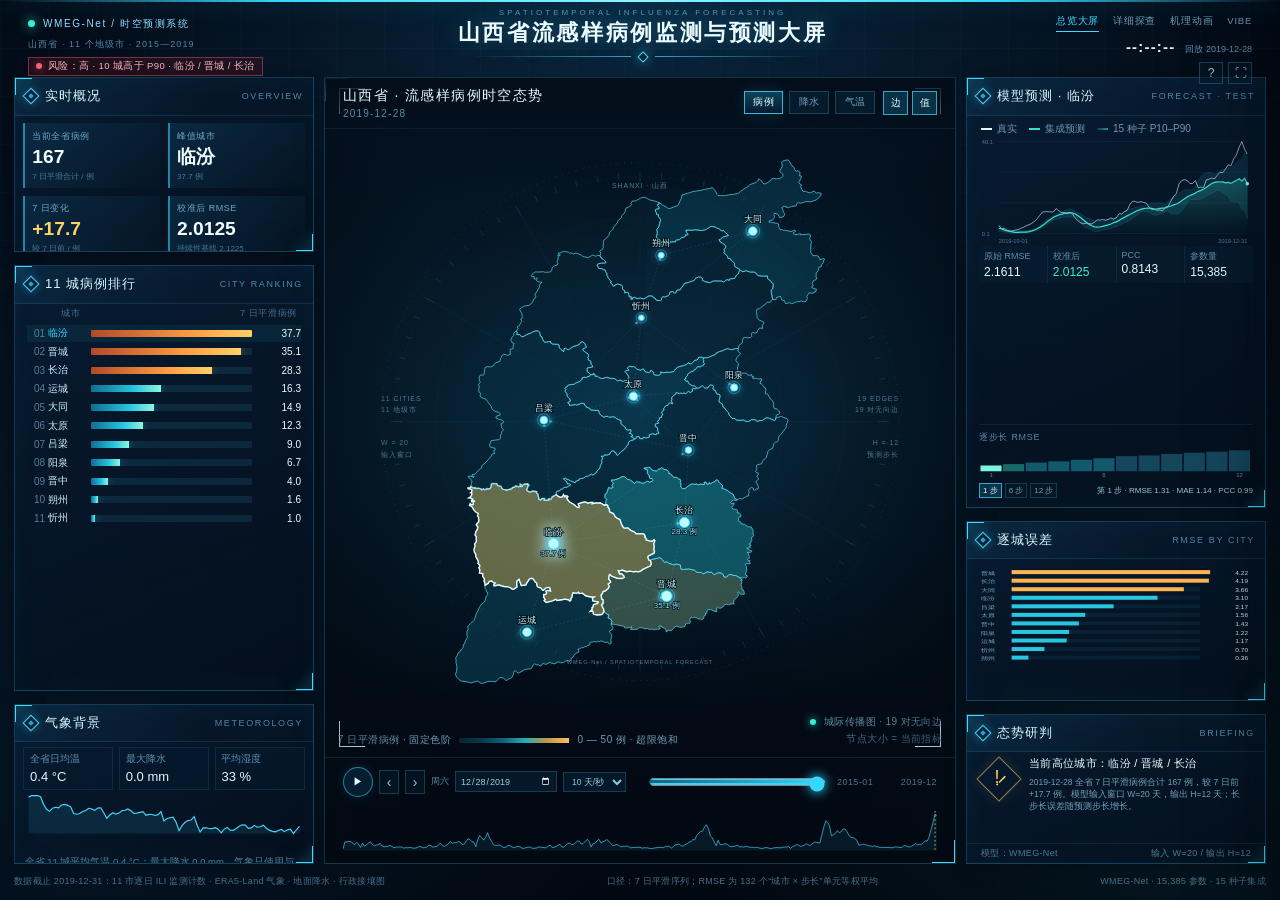
<file: index.html>
<!DOCTYPE html>
<html lang="zh-CN">
<head>
<meta charset="utf-8"/>
<meta name="viewport" content="width=device-width, initial-scale=1"/>
<title>山西省流感样病例 · WMEG-Net 预测大屏</title>
<link rel="stylesheet" href="assets/screen.css"/>
</head>
<body>
<div id="screen">
  <div class="screen-bg"></div>
  <header class="screen-head">
    <div class="head-left">
      <div class="sys-tag"><i></i> WMEG-Net / 时空预测系统</div>
      <div class="sys-sub">山西省 · 11 个地级市 · 2015—2019</div>
      <div id="alert-chip" class="alert-chip"><i></i><span>风险计算中</span></div>
    </div>
    <div class="head-title">
      <div class="title-kicker">SPATIOTEMPORAL INFLUENZA FORECASTING</div>
      <h1>山西省流感样病例监测与预测大屏</h1>
      <div class="title-line"><span></span><b></b><span></span></div>
    </div>
    <div class="head-right">
      <nav class="head-nav">
        <a class="on" href="index.html">总览大屏</a>
        <a href="explore.html">详细探查</a>
        <a href="explain.html">机理动画</a>
        <a href="vibe.html">VIBE</a>
      </nav>
      <div class="clock"><b id="clock">--:--:--</b><span id="date">----</span></div>
      <div class="head-actions">
        <button id="btn-help" class="icon-btn" title="数据与指标说明" aria-label="数据与指标说明">?</button>
        <button id="btn-full" class="icon-btn" title="全屏" aria-label="全屏">⛶</button>
      </div>
    </div>
  </header>

  <main class="screen-grid">
    <aside class="col col-left">
      <section class="panel p-overview">
        <div class="panel-h"><span class="ph-ico"></span><h2>实时概况</h2><em>OVERVIEW</em></div>
        <div class="metric-grid">
          <div class="metric"><span>当前全省病例</span><b id="m-total">—</b><small>7 日平滑合计 / 例</small></div>
          <div class="metric"><span>峰值城市</span><b id="m-topcity">—</b><small id="m-topval">—</small></div>
          <div class="metric"><span>7 日变化</span><b id="m-delta">—</b><small>较 7 日前 / 例</small></div>
          <div class="metric"><span>校准后 RMSE</span><b id="m-rmse">2.0125</b><small>持续性基线 2.1225</small></div>
        </div>
      </section>

      <section class="panel p-rank">
        <div class="panel-h"><span class="ph-ico"></span><h2>11 城病例排行</h2><em>CITY RANKING</em></div>
        <div class="rank-head"><span>城市</span><span>7 日平滑病例</span></div>
        <div id="rank" class="rank-list"></div>
        <div id="rank-summary" class="rank-summary"></div>
      </section>

      <section class="panel p-weather">
        <div class="panel-h"><span class="ph-ico"></span><h2>气象背景</h2><em>METEOROLOGY</em></div>
        <div class="weather-row">
          <div class="weather-k"><span>全省日均温</span><b id="w-tavg">—</b></div>
          <div class="weather-k"><span>最大降水</span><b id="w-precip">—</b></div>
          <div class="weather-k"><span>平均湿度</span><b id="w-rh">—</b></div>
        </div>
        <div id="weather-spark" class="spark"></div>
        <p class="panel-note" id="weather-note">气象只使用与病例同期的历史观测；预测期不使用未来气象。</p>
      </section>
    </aside>

    <section class="col col-center">
      <div class="map-panel">
        <div class="map-head">
          <div class="map-title"><span>山西省 · 流感样病例时空态势</span><b id="map-date">2019-12-28</b></div>
          <div class="map-tabs" id="map-tabs">
            <button data-mode="cases" class="on">病例</button>
            <button data-mode="precip">降水</button>
            <button data-mode="tavg">气温</button>
          </div>
          <div class="map-tools">
            <button id="toggle-edges" class="tool-btn on" title="显示/隐藏城际边">边</button>
            <button id="toggle-labels" class="tool-btn on" title="显示/隐藏城市数值">值</button>
          </div>
        </div>
        <div class="map-stage">
          <svg id="map" viewBox="0 0 900 760" preserveAspectRatio="xMidYMid meet"></svg>
          <div class="map-corner tl"></div><div class="map-corner tr"></div>
          <div class="map-corner bl"></div><div class="map-corner br"></div>
          <div class="map-legend" id="map-legend"></div>
          <div class="map-status">
            <i></i> 城际传播图 · 19 对无向边
            <span>节点大小 = 当前指标</span>
          </div>
          <div class="map-tip" id="map-tip"></div>
        </div>
        <div class="timeline">
          <div class="tl-left">
            <button id="play" class="play">▶</button>
            <button id="prev" class="step-btn" aria-label="前一天">‹</button>
            <button id="next" class="step-btn" aria-label="后一天">›</button>
            <div class="tl-time"><b id="tl-date">2019-12-28</b><span id="tl-week">周六</span></div>
            <input id="date-pick" type="date" min="2015-01-01" max="2019-12-31" value="2019-12-28" aria-label="选择日期"/>
            <select id="speed" aria-label="播放速度">
              <option value="10">10 天/秒</option>
              <option value="5">5 天/秒</option>
              <option value="2">2 天/秒</option>
            </select>
          </div>
          <input id="slider" type="range" min="0" max="1825" value="0"/>
          <div class="tl-right"><span>2015-01</span><span>2019-12</span></div>
          <div id="province-spark" class="province-spark"></div>
        </div>
      </div>
    </section>

    <aside class="col col-right">
      <section class="panel p-forecast">
        <div class="panel-h"><span class="ph-ico"></span><h2>模型预测</h2><em>FORECAST · TEST</em></div>
        <div class="chart-legend"><span class="lg true">真实</span><span class="lg pred">集成预测</span><span class="lg band">15 种子 P10–P90</span></div>
        <div id="forecast-chart" class="forecast-chart"></div>
        <div class="forecast-metrics">
          <div><span>原始 RMSE</span><b>2.1611</b></div>
          <div><span>校准后</span><b class="cy">2.0125</b></div>
          <div><span>PCC</span><b>0.8143</b></div>
          <div><span>参数量</span><b>15,385</b></div>
        </div>
        <div class="horizon-wrap"><span>逐步长 RMSE</span><div id="horizon-chart" class="horizon-chart"></div><div id="horizon-select" class="horizon-select"><button data-h="1" class="on">1 步</button><button data-h="6">6 步</button><button data-h="12">12 步</button><em id="horizon-stat">RMSE 0.56 · MAE 0.40 · PCC 0.99</em></div></div>
      </section>

      <section class="panel p-error">
        <div class="panel-h"><span class="ph-ico"></span><h2>逐城误差</h2><em>RMSE BY CITY</em></div>
        <div id="error-chart" class="error-chart"></div>
      </section>

      <section class="panel p-brief">
        <div class="panel-h"><span class="ph-ico"></span><h2>态势研判</h2><em>BRIEFING</em></div>
        <div class="brief-mark">!</div>
        <div class="brief-body">
          <b id="brief-title">冬季高峰 · 太原/临汾/运城偏高</b>
          <p id="brief-text">2019-12-28 全省 7 日平滑病例达到阶段性高位；模型对第 1 步较稳定，长步长误差随预测步长增长。</p>
        </div>
        <div class="brief-foot"><span>模型：WMEG-Net</span><span>输入 W=20 / 输出 H=12</span></div>
      </section>
    </aside>
  </main>

  <footer class="screen-foot">
    <span>数据截止 2019-12-31：11 市逐日 ILI 监测计数 · ERA5-Land 气象 · 地面降水 · 行政接壤图</span>
    <span>口径：7 日平滑序列；RMSE 为 132 个“城市 × 步长”单元等权平均</span>
    <span>WMEG-Net · 15,385 参数 · 15 种子集成</span>
  </footer>
</div>

<div id="drawer-mask" class="drawer-mask"></div>
<aside id="city-drawer" class="city-drawer" aria-hidden="true" role="dialog" aria-label="城市详情">
  <div class="drawer-head">
    <div><span class="drawer-kicker">CITY PROFILE · 城市画像</span><h2 id="drawer-city">临汾市</h2><p id="drawer-sub">—</p></div>
    <button id="drawer-close" class="drawer-close" aria-label="关闭城市详情">×</button>
  </div>
  <div class="drawer-stats" id="drawer-stats"></div>
  <div class="drawer-section"><div class="drawer-sec-h"><h3>近 60 天病例</h3><span>原始 / 7 日平滑</span></div><div id="drawer-trend" class="drawer-chart"></div></div>
  <div class="drawer-section"><div class="drawer-sec-h"><h3>同期气象</h3><span>气温 / 降水</span></div><div id="drawer-weather-chart" class="drawer-chart"></div></div>
  <div class="drawer-metrics" id="drawer-metrics"></div>
  <div class="drawer-section drawer-neighbors"><div class="drawer-sec-h"><h3>接壤城市</h3><span>19 条无向边</span></div><div id="drawer-neighbors" class="neighbor-list"></div></div>
  <div class="drawer-actions">
    <a id="drawer-explore" class="drawer-link" href="explore.html">在详细探查页打开 →</a>
    <button id="drawer-csv" class="drawer-btn">导出 CSV</button>
  </div>
</aside>

<div id="help-mask" class="modal-mask"></div>
<div id="help-modal" class="help-modal" role="dialog" aria-hidden="true" aria-label="数据与指标说明">
  <div class="drawer-head"><div><span class="drawer-kicker">ABOUT THIS DASHBOARD</span><h2>数据与指标说明</h2></div><button id="help-close" class="drawer-close" aria-label="关闭说明">×</button></div>
  <div class="help-body">
    <p><b>时间范围</b>2015-01-01 至 2019-12-31，11 个地级市逐日数据；默认打开 2019-12-28（2019 年峰值日）。</p>
    <p><b>病例口径</b>页面显示 7 日平滑病例数，不是原始监测计数；地图与排行使用同一口径。</p>
    <p><b>模型口径</b>WMEG-Net，15,385 个可学习参数，输入窗口 W=20 天，输出 H=12 步；测试集为 2018-12-03 至 2019-12-31。</p>
    <p><b>误差口径</b>原始 RMSE 2.1611，持续性基线 2.1225；校准后 RMSE 2.0125。总体 RMSE 为 132 个“城市 × 步长”单元等权平均。</p>
    <p><b>气象</b>ERA5-Land 日均气温、相对湿度、绝对湿度与地面降水；预测期不使用未来气象。</p>
    <p><b>快捷键</b><kbd>Space</kbd> 播放/暂停 · <kbd>←</kbd><kbd>→</kbd> 前后一天 · <kbd>Esc</kbd> 关闭弹层。</p>
    <p><b>更多</b>右上角「详细探查」可查看每城输入窗口、拟合曲线与机理；「机理动画」「VIBE」为讲解页。</p>
  </div>
</div>

<div id="loading" class="loading"><div class="loader"></div><span>正在加载 11 城 · 1,826 天数据…</span></div>
<script src="assets/screen.js"></script>
</body>
</html>
</file>
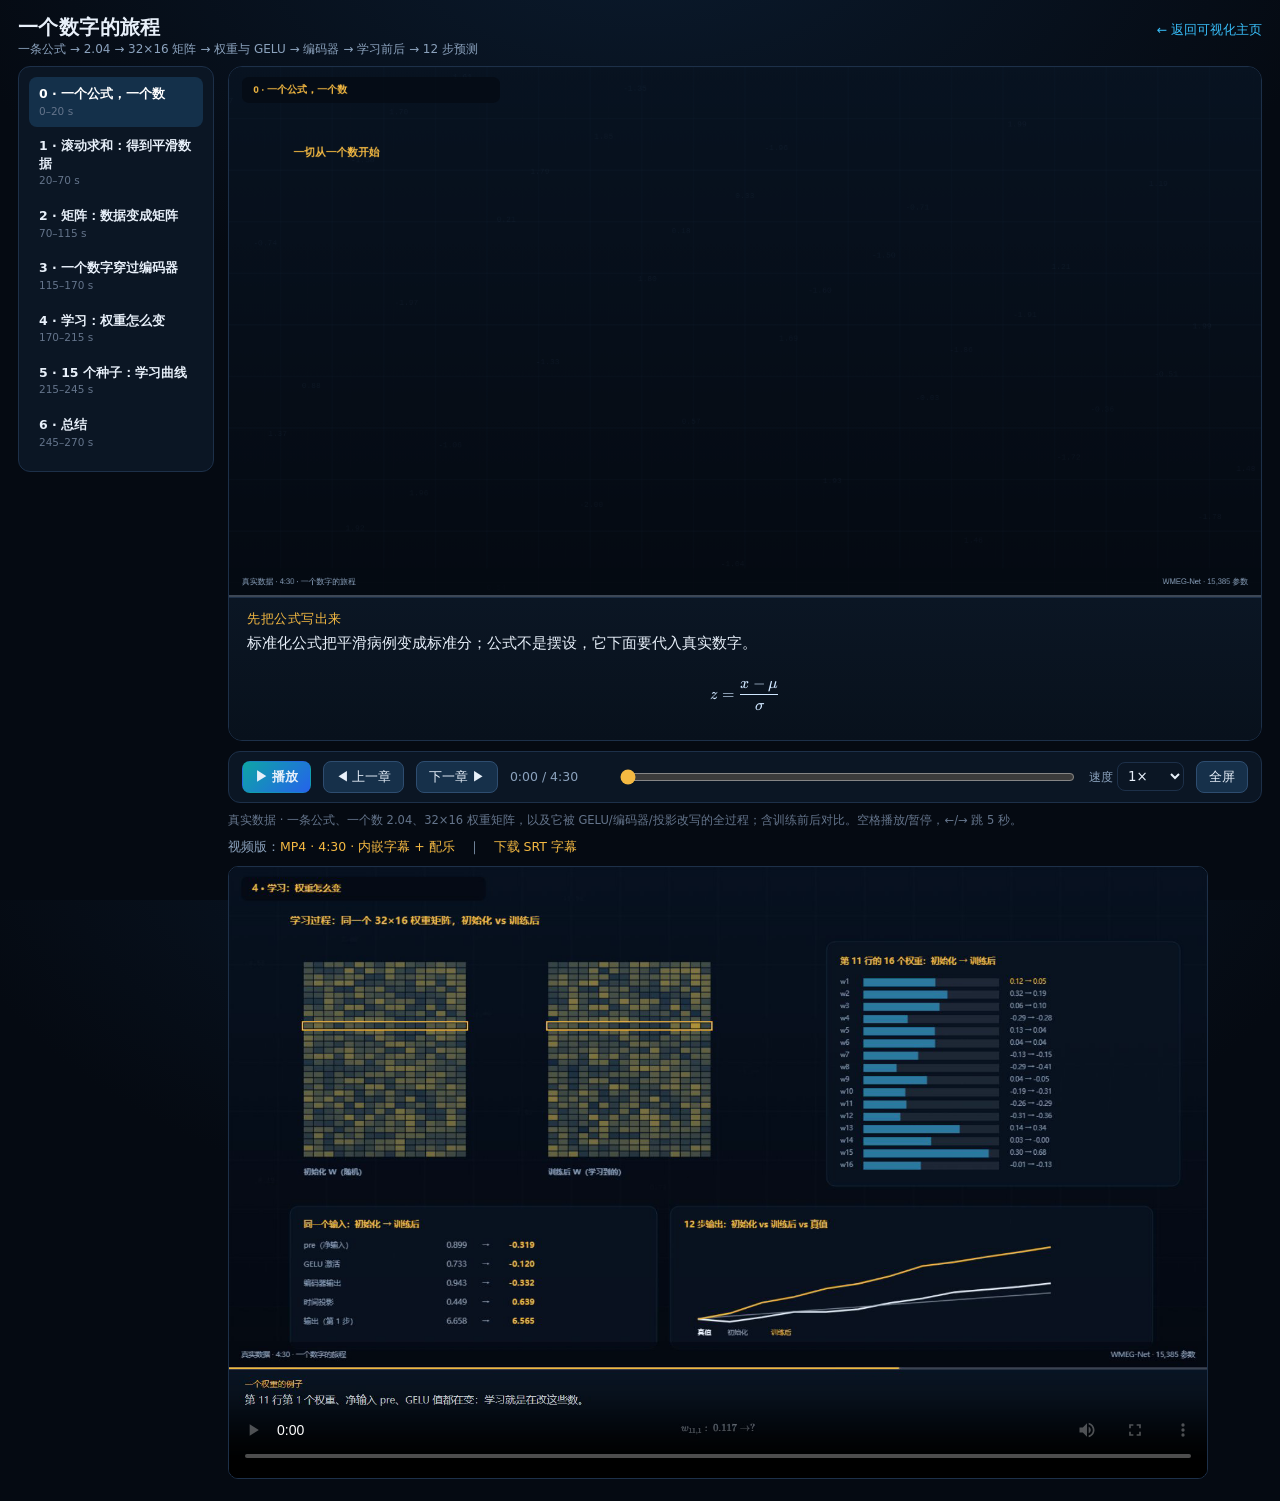
<file: explain.html>
<!DOCTYPE html>
<html lang="zh-CN">
<head>
<meta charset="utf-8"/>
<meta name="viewport" content="width=device-width, initial-scale=1"/>
<title>一个数字的旅程 · WMEG-Net 数据与学习过程</title>
<link rel="stylesheet" href="assets/vendor/katex/katex.min.css"/>
<style>
  :root{--bg:#050a12;--panel:#0b1624;--line:#1d3049;--txt:#e8f0fa;--muted:#8ba2bd;--gold:#f4b942;--cyan:#38bdf8;--red:#ff6b6b}
  *{box-sizing:border-box}
  html,body{margin:0;height:100%;background:radial-gradient(1200px 700px at 50% -10%,#0b1b2e 0%,var(--bg) 60%);color:var(--txt);font-family:"Segoe UI","Microsoft YaHei",system-ui,sans-serif}
  #app{max-width:1560px;margin:0 auto;padding:14px 18px 18px;min-height:100%}
  .top{display:flex;justify-content:space-between;align-items:baseline;gap:14px;flex-wrap:wrap;margin-bottom:8px}
  .top h1{font-size:20px;margin:0;letter-spacing:.4px}
  .top .sub{color:var(--muted);font-size:12px}
  .top a{color:var(--cyan);text-decoration:none;font-size:12.5px}
  .layout{display:grid;grid-template-columns:196px minmax(0,1fr);gap:14px;align-items:start}
  #chapters{background:var(--panel);border:1px solid var(--line);border-radius:12px;padding:10px;position:sticky;top:10px}
  #chapters .ch{padding:8px 10px;border-radius:8px;cursor:pointer;font-size:12px;color:var(--muted);line-height:1.4;margin-bottom:2px}
  #chapters .ch b{display:block;color:var(--txt);font-weight:600;font-size:12.5px}
  #chapters .ch.on{background:#14304a}
  #chapters .ch.on b{color:#fff}
  #chapters .ch span{font-size:10.5px;color:#64748b}
  .stage{background:#050a12;border:1px solid var(--line);border-radius:14px;overflow:hidden;position:relative}
  #cv{display:block;width:100%;height:auto}
  #mathLayer{position:absolute;inset:0;pointer-events:none}
  .mcard{position:absolute;background:rgba(7,15,26,0.74);border:1px solid rgba(56,189,248,.22);border-radius:10px;padding:8px 12px;color:#eaf2fb;box-shadow:0 10px 26px rgba(0,0,0,.35);white-space:nowrap}
  .mcard .katex{font-size:19px}
  .mcard.lg .katex{font-size:24px}
  .mcard.gold{border-color:rgba(244,185,66,.4)}
  .mcard.red{border-color:rgba(255,107,107,.45)}
  #caption{background:linear-gradient(180deg,#0b1624,#08111c);border-top:1px solid var(--line);padding:12px 18px 14px;min-height:104px}
  #caption .ttl{font-size:13px;color:var(--gold);letter-spacing:.5px;margin-bottom:4px}
  #caption .txt{font-size:14.5px;line-height:1.6;max-width:1250px}
  #caption .fml{margin-top:7px;color:#cfe6ff;overflow-x:auto}
  #caption .fml .katex{font-size:16px}
  .bar{display:flex;align-items:center;gap:12px;flex-wrap:wrap;margin-top:10px;background:var(--panel);border:1px solid var(--line);border-radius:12px;padding:9px 13px}
  .bar button{background:#16304a;border:1px solid #2e4d70;color:var(--txt);border-radius:8px;padding:6px 12px;cursor:pointer;font-size:13px}
  .bar button:hover{background:#1d3f5f}
  .bar button.primary{background:linear-gradient(135deg,#0ea5a5,#2563eb);border-color:transparent;font-weight:600}
  .bar input[type=range]{flex:1;min-width:240px;accent-color:var(--gold)}
  .bar .time{font-variant-numeric:tabular-nums;color:var(--muted);font-size:12.5px;min-width:96px}
  .bar select{background:var(--panel);color:var(--txt);border:1px solid var(--line);border-radius:8px;padding:5px 6px;font-family:inherit}
  .hint{color:#64748b;font-size:11.5px;margin-top:8px;line-height:1.6}
  .videoline{margin-top:10px;font-size:12.5px;color:var(--muted)}
  .videoline a{color:var(--gold);text-decoration:none}
  body.record{overflow:hidden;background:#050a12}
  body.record .top, body.record #chapters, body.record .bar, body.record .hint, body.record .videoline{display:none !important}
  body.record #app{max-width:none;padding:0}
  body.record .layout{grid-template-columns:1fr;gap:0}
  body.record .stage{border:none;border-radius:0}
  body.record #caption{padding:14px 26px 16px;min-height:96px}
  body.record #caption .txt{font-size:17px}
  body.record #caption .fml .katex{font-size:17px}
  body.record #mp4{display:none !important}
  @media (max-width:900px){.layout{grid-template-columns:1fr}#chapters{position:static;display:flex;gap:4px;overflow:auto;flex-wrap:nowrap}#chapters .ch{flex:0 0 auto}}
</style>
</head>
<body>
<div id="app">
  <div class="top">
    <div><h1>一个数字的旅程</h1><div class="sub">一条公式 → 2.04 → 32×16 矩阵 → 权重与 GELU → 编码器 → 学习前后 → 12 步预测</div></div>
    <a href="index.html">← 返回可视化主页</a>
  </div>
  <div class="layout">
    <div id="chapters"></div>
    <div>
      <div class="stage">
        <canvas id="cv" width="1440" height="740"></canvas>
        <div id="mathLayer"></div>
        <div id="caption"><div class="ttl">—</div><div class="txt">正在载入数据…</div><div class="fml"></div></div>
      </div>
      <div class="bar">
        <button id="play" class="primary">▶ 播放</button>
        <button id="prev">◀ 上一章</button>
        <button id="next">下一章 ▶</button>
        <span class="time" id="time">0:00 / 4:30</span>
        <input type="range" id="range" min="0" max="270" step="0.1" value="0"/>
        <label style="font-size:12px;color:var(--muted)">速度
          <select id="speed"><option value="0.5">0.5×</option><option value="1" selected>1×</option><option value="1.5">1.5×</option><option value="2">2×</option></select>
        </label>
        <button id="full">全屏</button>
      </div>
      <div class="hint">真实数据 · 一条公式、一个数 2.04、32×16 权重矩阵，以及它被 GELU/编码器/投影改写的全过程；含训练前后对比。空格播放/暂停，←/→ 跳 5 秒。</div>
      <div class="videoline">视频版：<a href="video/wmeg_explainer_4min30.mp4" download>MP4 · 4:30 · 内嵌字幕 + 配乐</a>　｜　<a href="video/wmeg_explainer_4min30.srt" download>下载 SRT 字幕</a></div>
      <div style="margin-top:10px"><video id="mp4" controls preload="metadata" poster="preview/10_学习动画.png?v=2" style="width:100%;max-width:980px;border-radius:10px;background:#000;border:1px solid var(--line)" src="video/wmeg_explainer_4min30.mp4"></video></div>
    </div>
  </div>
</div>
<script src="assets/vendor/katex/katex.min.js"></script>
<script src="assets/explain.js"></script>
</body>
</html>
</file>
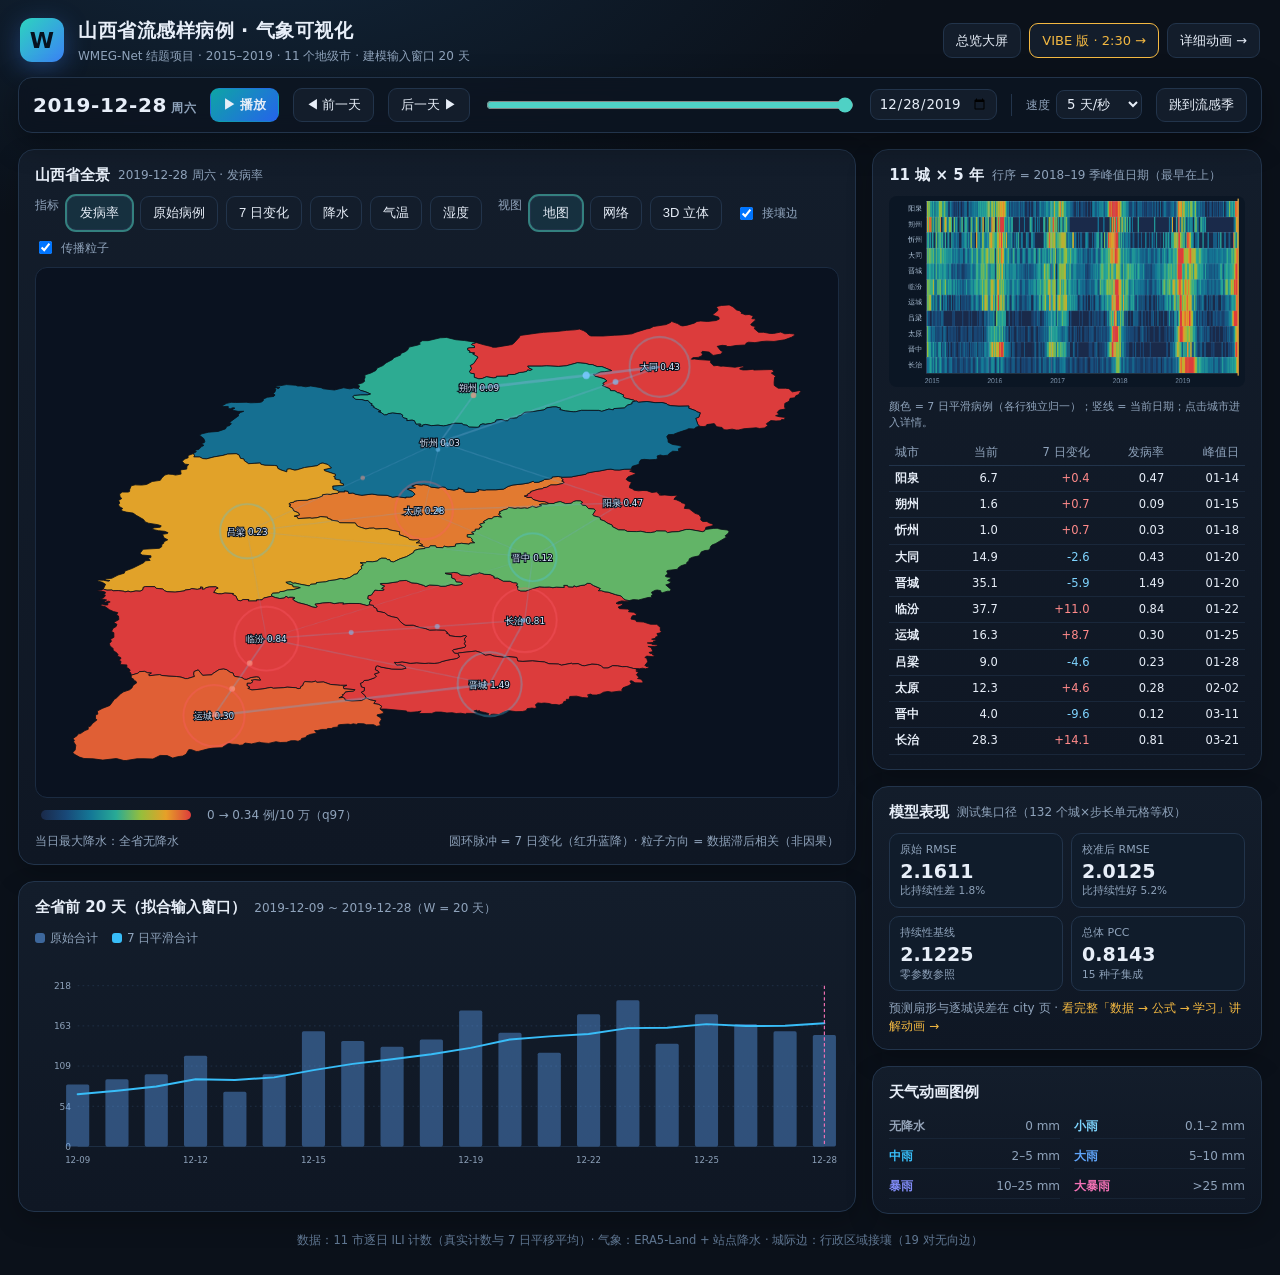
<file: explore.html>
<!DOCTYPE html>
<html lang="zh-CN">
<head>
<meta charset="utf-8"/>
<meta name="viewport" content="width=device-width, initial-scale=1"/>
<title>WMEG-Net · 山西省流感样病例与气象可视化</title>
<link rel="stylesheet" href="assets/style.css"/>
</head>
<body>
<div id="app">
  <header class="topbar">
    <div class="brand">
      <div class="logo">W</div>
      <div>
        <h1>山西省流感样病例 · 气象可视化</h1>
        <p>WMEG-Net 结题项目 · 2015–2019 · 11 个地级市 · 建模输入窗口 20 天</p>
      </div>
    </div>
    <div class="nav" id="nav"><a class="btn" href="index.html">总览大屏</a><a class="btn" href="vibe.html" style="border-color:#f4b942;color:#f4b942">VIBE 版 · 2:30 →</a><a class="btn" href="explain.html">详细动画 →</a></div>
  </header>
  <section class="timebar" id="timebar"></section>
  <main id="page"></main>
  <footer class="foot">
    数据：11 市逐日 ILI 计数（真实计数与 7 日平移平均）· 气象：ERA5-Land + 站点降水 · 城际边：行政区域接壤（19 对无向边）
  </footer>
</div>
<script src="assets/app.js"></script>
<script src="assets/three-d.js"></script>
<script src="assets/v2.js"></script>
</body>
</html>
</file>
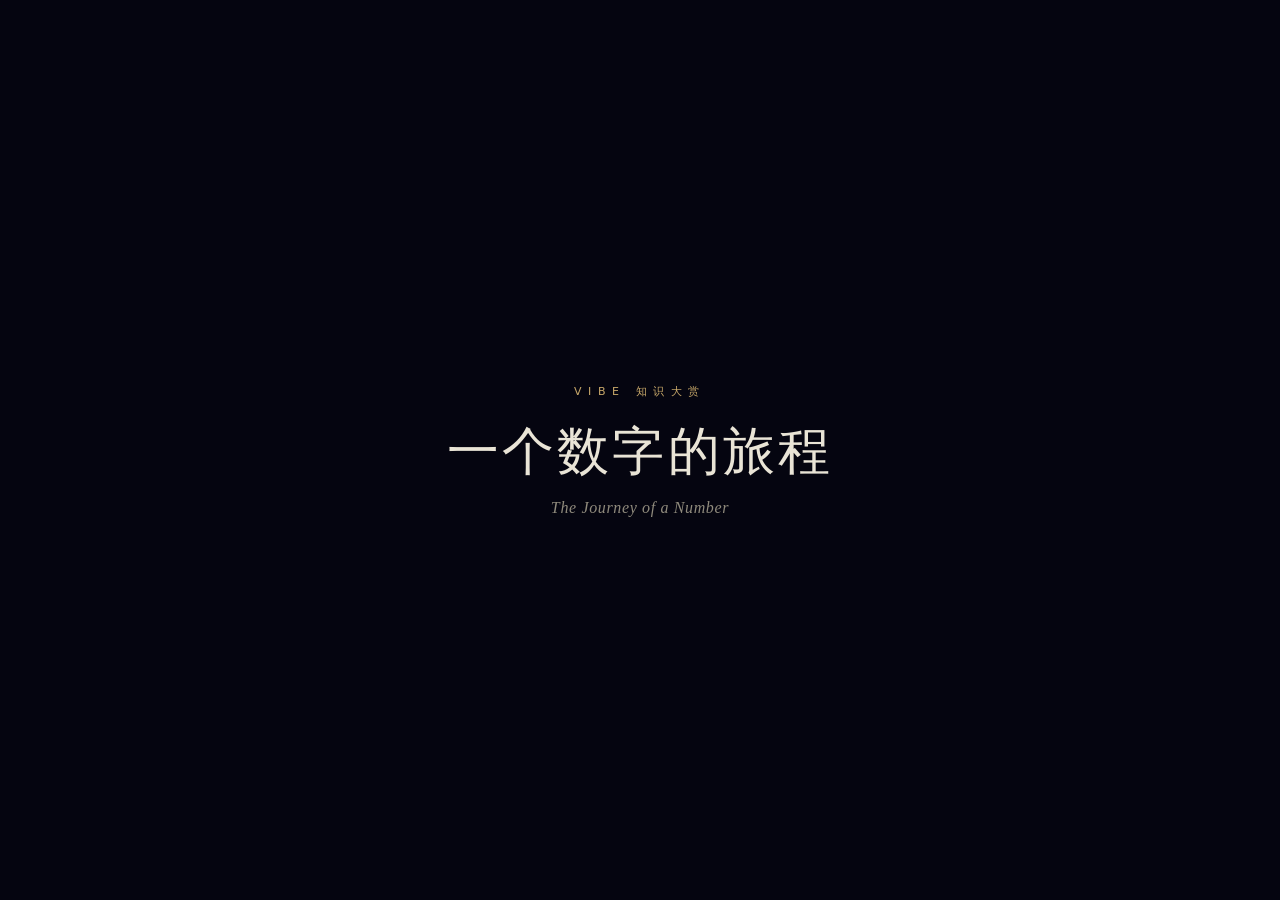
<file: vibe.html>
<!DOCTYPE html>
<html lang="zh-CN">
<head>
<meta charset="utf-8"/>
<meta name="viewport" content="width=device-width, initial-scale=1"/>
<title>一个数字的旅程 · VIBE 知识大赏</title>
<style>
  :root{--bg:#050510;--gold:#c9a96a;--ivory:#e9e4d6;--dim:#8f8a7c}
  *{box-sizing:border-box}
  html,body{margin:0;height:100%;background:var(--bg);color:var(--ivory);font-family:"Microsoft YaHei",system-ui,sans-serif;overflow:hidden}
  #wrap{position:fixed;inset:0;display:flex;align-items:center;justify-content:center;background:#050510}
  canvas{display:block;width:min(100vw,177.78vh);height:min(56.25vw,100vh);background:#050510}
  #ui{position:fixed;left:0;right:0;bottom:0;padding:10px 18px 14px;display:flex;align-items:center;gap:14px;background:linear-gradient(180deg,transparent,rgba(5,5,16,.9));opacity:.92;transition:opacity .3s}
  #ui.hide{opacity:0;pointer-events:none}
  #ui button{background:none;border:1px solid rgba(201,169,106,.4);color:var(--ivory);border-radius:6px;padding:6px 12px;font-size:12px;cursor:pointer;letter-spacing:.08em}
  #ui input[type=range]{flex:1;accent-color:var(--gold)}
  #ui .t{font-size:11px;color:var(--dim);font-variant-numeric:tabular-nums;letter-spacing:.1em}
  #ui a{color:var(--dim);font-size:11px;text-decoration:none;letter-spacing:.1em}
  #poster{position:fixed;inset:0;display:flex;align-items:center;justify-content:center;background:#050510;cursor:pointer;z-index:5}
  #poster .box{text-align:center}
  #poster .k{font-size:11px;letter-spacing:.6em;color:var(--gold);margin-bottom:18px}
  #poster h1{font-family:Georgia,"Times New Roman","SimSun",serif;font-weight:400;font-size:52px;letter-spacing:.06em;margin:0 0 12px;color:var(--ivory)}
  #poster p{font-family:Georgia,serif;font-style:italic;color:var(--dim);margin:0;font-size:16px;letter-spacing:.04em}
  body.record #ui, body.record #poster{display:none !important}
  #fx{position:fixed;left:50%;top:50%;transform:translate(-50%,-50%);width:min(100vw,177.78vh);height:min(56.25vw,100vh);pointer-events:none;z-index:3}
  #fx .item{position:absolute;transform:translate(-50%,-50%);white-space:nowrap;color:#eaeaf2;text-shadow:0 2px 18px rgba(0,0,0,.6)}
  #fx .item .katex{font-size:1em}
  body.record{overflow:hidden}
</style>
</head>
<body>
<div id="wrap"><canvas id="cv" width="1920" height="1080"></canvas>
  <div id="fx"></div></div>
<div id="poster"><div class="box"><div class="k">VIBE 知识大赏</div><h1>一个数字的旅程</h1><p>The Journey of a Number</p></div></div>
<div id="ui">
  <button id="play">PLAY</button>
  <span class="t" id="time">0:00 / 2:30</span>
  <input type="range" id="range" min="0" max="150" step="0.1" value="0"/>
  <a href="video/wmeg_vibe_2min30_v3.mp4" download>MP4 ↓</a>
  <a href="video/wmeg_vibe_2min30_v3.srt" download>SRT ↓</a>
  <a href="index.html">← 返回</a>
</div>
<link rel="stylesheet" href="assets/vendor/katex/katex.min.css"/>
<script src="assets/vendor/katex/katex.min.js"></script>
<script src="assets/vibe.js?v=3"></script>
</body>
</html>
</file>
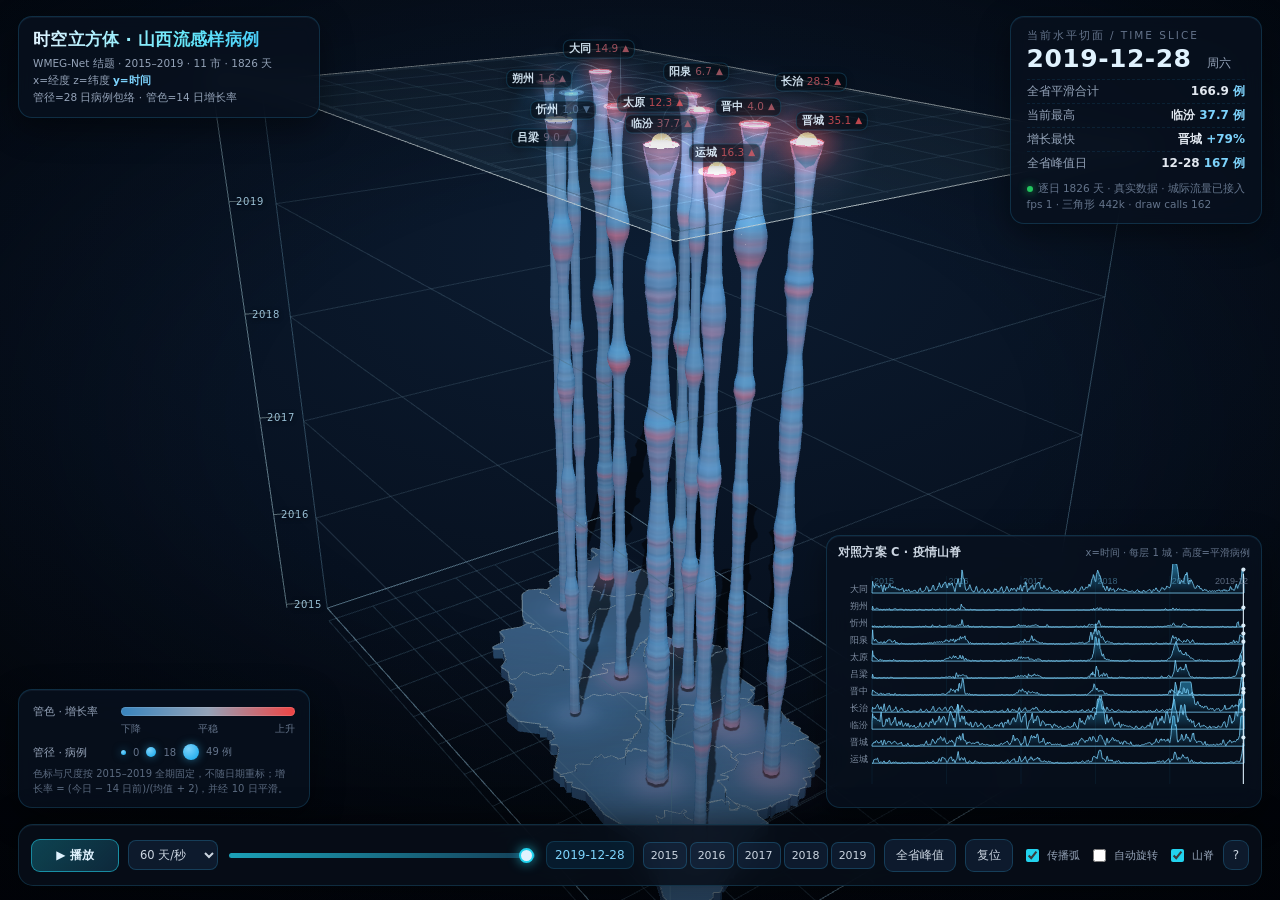
<file: design/proto3d_v2.html>
<!DOCTYPE html>
<html lang="zh-CN">
<head>
<meta charset="utf-8"/>
<meta name="viewport" content="width=device-width, initial-scale=1"/>
<title>时空立方体 · 山西流感样病例 | proto3d_v2</title>
<style>
:root{
  --bg0:#03060b; --bg1:#07101d; --panel:rgba(8,17,30,.80); --panel2:rgba(6,13,24,.9);
  --line:rgba(56,189,248,.18); --line2:rgba(56,189,248,.32);
  --txt:#dbeafe; --dim:#94a3b8; --cyan:#22d3ee; --blue:#38bdf8; --warm:#fbbf24; --red:#ef4444;
}
*{box-sizing:border-box}
html,body{margin:0;height:100%;overflow:hidden;background:var(--bg0);color:var(--txt);
  font-family:"Segoe UI","Microsoft YaHei",system-ui,-apple-system,sans-serif;
  -webkit-font-smoothing:antialiased}
#app{position:fixed;inset:0;
  background:radial-gradient(120% 95% at 50% 28%,#0c1c31 0%,#071120 42%,#04080f 72%,#020409 100%)}
#app:after{content:"";position:absolute;inset:0;pointer-events:none;
  background:radial-gradient(75% 62% at 50% 46%,transparent 40%,rgba(1,3,7,.55) 100%)}
#gl{position:absolute;inset:0}
#gl canvas{display:block;width:100%;height:100%;cursor:grab}
#gl canvas.dragging{cursor:grabbing}
#stage{position:absolute;inset:0;pointer-events:none;overflow:hidden;z-index:3}
.panel{background:var(--panel);border:1px solid var(--line);border-radius:14px;
  backdrop-filter:blur(12px);-webkit-backdrop-filter:blur(12px);
  box-shadow:0 10px 32px rgba(0,0,0,.42),inset 0 1px 0 rgba(148,197,255,.06)}
#title{position:absolute;left:18px;top:16px;padding:12px 14px 11px;width:302px;z-index:5}
#title h1{margin:0 0 4px;font-size:16.5px;font-weight:650;letter-spacing:.3px;
  background:linear-gradient(92deg,#e0f2fe,#67e8f9 55%,#38bdf8);-webkit-background-clip:text;
  background-clip:text;color:transparent}
#title p{margin:0;font-size:10.5px;line-height:1.62;color:var(--dim)}
#title p b{color:#7dd3fc;font-weight:600}
#stats{position:absolute;right:18px;top:16px;padding:12px 16px 11px;min-width:252px;z-index:5}
#stats .ph{font-size:10.5px;letter-spacing:2px;color:#64748b;text-transform:uppercase}
#stats .date{font-size:25px;font-weight:650;letter-spacing:.5px;margin:1px 0 6px;
  font-variant-numeric:tabular-nums;color:#e0f2fe}
#stats .date em{font-style:normal;font-size:12px;color:var(--dim);margin-left:6px;font-weight:400}
.row{display:flex;justify-content:space-between;gap:14px;font-size:12px;color:var(--dim);
  padding:3px 0;border-top:1px dashed rgba(56,189,248,.10)}
.row b{color:#e2e8f0;font-weight:600;font-variant-numeric:tabular-nums}
.row b i{font-style:normal;color:#7dd3fc;font-size:12px}
.meta{margin-top:7px;font-size:10.5px;color:#64748b}
.meta .dot{display:inline-block;width:6px;height:6px;border-radius:50%;margin-right:5px;
  background:#22c55e;box-shadow:0 0 8px #22c55e;vertical-align:middle}
.meta.demo .dot{background:#f59e0b;box-shadow:0 0 8px #f59e0b}
#legend{position:absolute;left:18px;bottom:92px;padding:11px 14px;width:292px;z-index:5}
#legend .lg-row{display:flex;align-items:center;gap:10px;font-size:11px;color:var(--dim);margin:3px 0}
#legend .lg-row .lb{width:78px;flex:0 0 78px;color:#94a3b8}
.gbar{flex:1;height:9px;border-radius:5px;background:linear-gradient(90deg,#3884bd,#94a3b8,#ef4444);
  box-shadow:inset 0 0 0 1px rgba(255,255,255,.12)}
.gbar-l{display:flex;justify-content:space-between;font-size:10px;color:#64748b;margin:2px 0 0 88px}
.radii{display:flex;align-items:center;gap:7px;flex:1;color:#64748b;font-size:10px}
.radii i{display:block;border-radius:50%;background:radial-gradient(circle at 35% 30%,#7dd3fc,#0ea5e9);
  box-shadow:0 0 8px rgba(56,189,248,.5)}
#legend .note{margin:6px 0 0;font-size:10px;color:#5b6b80;line-height:1.5}
#ridgePanel{position:absolute;right:18px;bottom:92px;width:436px;z-index:5;padding:9px 11px 7px}
#ridgePanel .rh{display:flex;justify-content:space-between;align-items:baseline;margin-bottom:4px}
#ridgePanel .rt{font-size:11.5px;color:#cbd5e1;font-weight:600;letter-spacing:.2px}
#ridgePanel .rs{font-size:10px;color:#64748b}
#ridgeCv{width:100%;height:236px;display:block;cursor:crosshair;border-radius:8px}
#bar{position:absolute;left:18px;right:18px;bottom:14px;height:62px;z-index:6;
  display:flex;align-items:center;gap:9px;padding:8px 12px;
  background:rgba(7,14,25,.86);border:1px solid var(--line);border-radius:15px;
  backdrop-filter:blur(14px);-webkit-backdrop-filter:blur(14px);
  box-shadow:0 -4px 30px rgba(0,0,0,.45),inset 0 1px 0 rgba(148,197,255,.06)}
button{font:inherit;font-size:12px;color:#cbd5e1;background:rgba(30,58,95,.32);
  border:1px solid rgba(56,189,248,.22);border-radius:9px;padding:7px 11px;cursor:pointer;
  transition:background .15s,border-color .15s,transform .1s;white-space:nowrap}
button:hover{background:rgba(56,189,248,.16);border-color:rgba(56,189,248,.45);color:#e0f2fe}
button:active{transform:translateY(1px)}
button.primary{background:linear-gradient(135deg,rgba(34,211,238,.28),rgba(56,189,248,.16));
  border-color:rgba(34,211,238,.55);color:#e0f2fe;font-weight:600;min-width:88px}
button.primary.on{background:linear-gradient(135deg,rgba(251,191,36,.25),rgba(239,68,68,.14));
  border-color:rgba(251,191,36,.5);color:#fde68a}
button.icon{padding:7px 9px}
#slider{flex:1;min-width:120px;height:22px;-webkit-appearance:none;appearance:none;background:transparent;cursor:pointer}
#slider::-webkit-slider-runnable-track{height:5px;border-radius:3px;
  background:linear-gradient(90deg,rgba(34,211,238,.75),rgba(56,189,248,.28))}
#slider::-webkit-slider-thumb{-webkit-appearance:none;width:15px;height:15px;border-radius:50%;
  margin-top:-5px;background:#e0f2fe;border:2px solid #22d3ee;box-shadow:0 0 12px rgba(34,211,238,.75)}
#slider::-moz-range-track{height:5px;border-radius:3px;background:rgba(56,189,248,.35)}
#slider::-moz-range-thumb{width:14px;height:14px;border-radius:50%;background:#e0f2fe;border:2px solid #22d3ee}
#dateLbl{font-size:12px;color:#7dd3fc;font-variant-numeric:tabular-nums;min-width:86px;text-align:center;
  padding:6px 8px;border-radius:8px;background:rgba(8,47,73,.45);border:1px solid rgba(56,189,248,.16)}
.chk{display:flex;align-items:center;gap:5px;font-size:11px;color:#94a3b8;cursor:pointer;user-select:none;white-space:nowrap}
.chk input{accent-color:#22d3ee;width:13px;height:13px;cursor:pointer}
select{font:inherit;font-size:11.5px;color:#cbd5e1;background:rgba(30,58,95,.32);
  border:1px solid rgba(56,189,248,.22);border-radius:8px;padding:6px 7px;cursor:pointer}
#yb{display:flex;gap:3px}
#yb button{padding:6px 7px;font-size:11px;border-radius:7px;min-width:0}
#banner{position:absolute;left:50%;top:16px;transform:translateX(-50%);z-index:9;max-width:660px;
  padding:10px 16px;border-radius:12px;font-size:11.5px;line-height:1.6;color:#fde68a;
  background:rgba(46,32,4,.86);border:1px solid rgba(251,191,36,.35);display:none;
  backdrop-filter:blur(10px);box-shadow:0 8px 28px rgba(0,0,0,.4)}
#banner b{color:#fbbf24}
#banner .x{float:right;margin-left:12px;cursor:pointer;color:#fbbf24;font-weight:700}
#loading{position:fixed;inset:0;z-index:50;display:flex;flex-direction:column;align-items:center;
  justify-content:center;gap:14px;background:rgba(3,6,11,.9);color:#7dd3fc;font-size:13px}
#loading .spin{width:34px;height:34px;border-radius:50%;border:2px solid rgba(56,189,248,.2);
  border-top-color:#22d3ee;animation:sp 1s linear infinite}
@keyframes sp{to{transform:rotate(360deg)}}
#err{position:fixed;inset:0;z-index:60;display:none;align-items:center;justify-content:center;
  background:rgba(3,6,11,.94);padding:30px}
#err .box{max-width:640px;padding:22px 26px;border-radius:14px;background:rgba(40,12,12,.6);
  border:1px solid rgba(239,68,68,.35);font-size:13px;line-height:1.8;color:#fecaca}
#err code{color:#fbbf24;font-family:Consolas,monospace}
#help{position:fixed;inset:0;z-index:40;display:none;background:rgba(2,5,10,.78);
  align-items:center;justify-content:center;padding:30px;backdrop-filter:blur(6px)}
#help .box{max-width:700px;max-height:80vh;overflow:auto;padding:22px 26px;border-radius:16px;
  background:rgba(8,17,30,.97);border:1px solid var(--line2);box-shadow:0 30px 80px rgba(0,0,0,.6)}
#help h2{margin:0 0 10px;font-size:17px;color:#e0f2fe}
#help h3{margin:16px 0 6px;font-size:13px;color:#7dd3fc}
#help p,#help li{font-size:12px;line-height:1.85;color:#b6c4d4;margin:4px 0}
#help ul{margin:4px 0 4px 18px;padding:0}
#help kbd{display:inline-block;padding:1px 6px;border-radius:5px;background:rgba(56,189,248,.12);
  border:1px solid rgba(56,189,248,.3);color:#bae6fd;font-family:Consolas,monospace;font-size:11px}
#help .close{float:right;cursor:pointer;color:#7dd3fc}
#toast{position:absolute;left:50%;bottom:96px;transform:translateX(-50%) translateY(6px);
  z-index:8;padding:7px 14px;border-radius:9px;font-size:11.5px;color:#bae6fd;
  background:rgba(8,47,73,.85);border:1px solid rgba(56,189,248,.3);opacity:0;
  transition:opacity .25s,transform .25s;pointer-events:none;white-space:nowrap}
#toast.show{opacity:1;transform:translateX(-50%) translateY(0)}
@media (max-width:1180px){
  #ridgePanel{display:none}
  #legend{display:none}
  #legend{width:250px}
  #title{max-width:330px}
  #title h1{font-size:16px}
}
@media (max-width:820px){
  #stats{display:none}
  #legend{display:none}
  #bar{flex-wrap:wrap;height:auto;bottom:8px;left:8px;right:8px}
  #title{left:8px;top:8px;right:8px;max-width:none}
}
/* ===== 嵌入模式（主站 iframe 使用；隐藏自带标题/控制条/图例，保留右上数据面板） ===== */
body.embed #title, body.embed #bar, body.embed #help, body.embed #banner,
body.embed #loading, body.embed #legend, body.embed #ridgePanel { display:none !important; }
body.embed #stats{ right:12px; top:12px; min-width:196px; padding:9px 12px; }
body.embed #stats .date{ font-size:21px; }
body.embed #app{ position:absolute; inset:0; }
</style>
</head>
<body>
<div id="app">
  <div id="gl"></div>
  <div id="stage"></div>

  <section id="title" class="panel">
    <h1>时空立方体 · 山西流感样病例</h1>
    <p>WMEG-Net 结题 · 2015–2019 · 11 市 · 1826 天<br>
    x=经度 z=纬度 <b>y=时间</b><br>
    管径=28 日病例包络 · 管色=14 日增长率</p>
  </section>

  <section id="stats" class="panel">
    <div class="ph">当前水平切面 / Time Slice</div>
    <div class="date" id="dateBig">—<em id="dow"></em></div>
    <div class="row"><span>全省平滑合计</span><b id="sumVal">—</b></div>
    <div class="row"><span>当前最高</span><b id="maxVal">—</b></div>
    <div class="row"><span>增长最快</span><b id="growVal">—</b></div>
    <div class="row"><span>全省峰值日</span><b id="peakVal">—</b></div>
    <div class="meta" id="dataMeta"><span class="dot"></span>逐日 1826 天 · 真实数据</div>
    <div class="meta" id="perfMeta" style="margin-top:2px">fps — · 三角形 — · draw calls —</div>
  </section>

  <section id="legend" class="panel">
    <div class="lg-row"><span class="lb">管色 · 增长率</span><div class="gbar"></div></div>
    <div class="gbar-l"><span>下降</span><span>平稳</span><span>上升</span></div>
    <div class="lg-row" style="margin-top:8px"><span class="lb">管径 · 病例</span>
      <div class="radii"><i style="width:5px;height:5px"></i><span>0</span>
      <i style="width:10px;height:10px"></i><span>18</span>
      <i style="width:16px;height:16px"></i><span>49 例</span></div>
    </div>
    <p class="note">色标与尺度按 2015–2019 全期固定，不随日期重标；增长率 = (今日 − 14 日前)/(均值 + 2)，并经 10 日平滑。</p>
  </section>

  <section id="ridgePanel" class="panel">
    <div class="rh"><span class="rt">对照方案 C · 疫情山脊</span><span class="rs">x=时间 · 每层 1 城 · 高度=平滑病例</span></div>
    <canvas id="ridgeCv"></canvas>
  </section>

  <div id="toast"></div>
  <div id="banner"><span class="x" id="bannerX">×</span><b>直开模式：</b><span id="bannerTxt">未能读取 ../data/app_data.json（file:// 被浏览器拦截），当前为内置周采样演示数据。</span></div>

  <div id="bar">
    <button id="playBtn" class="primary">▶ 播放</button>
    <select id="speedSel" title="播放速度">
      <option value="20">20 天/秒</option>
      <option value="60" selected>60 天/秒</option>
      <option value="120">120 天/秒</option>
      <option value="300">300 天/秒</option>
    </select>
    <input id="slider" type="range" min="0" max="1825" step="1" value="0"/>
    <span id="dateLbl">2015-01-01</span>
    <div id="yb">
      <button data-year="2015">2015</button><button data-year="2016">2016</button><button data-year="2017">2017</button>
      <button data-year="2018">2018</button><button data-year="2019">2019</button>
    </div>
    <button id="peakBtn" title="跳到全省平滑病例峰值日">全省峰值</button>
    <button id="resetBtn" title="复位视角（R / 双击）">复位</button>
    <label class="chk"><input id="arcChk" type="checkbox" checked/> 传播弧</label>
    <label class="chk"><input id="rotChk" type="checkbox"/> 自动旋转</label>
    <label class="chk"><input id="ridgeChk" type="checkbox" checked/> 山脊</label>
    <button id="helpBtn" class="icon" title="验收说明">?</button>
  </div>

  <div id="loading"><div class="spin"></div><div>正在载入数据与三维场景…</div></div>

  <div id="err"><div class="box"><b>三维场景初始化失败</b><br><span id="errMsg"></span><br><br>
    请确认 <code>08_可视化网站/assets/vendor/three.min.js</code>（three.js r128）与本文件同级目录结构正确。</div></div>

  <div id="help"><div class="box">
    <span class="close" id="helpClose">✕</span>
    <h2>proto3d_v2 · 验收说明</h2>
    <p>本原型验证推荐路线 <b>B：three.js 时空立方体</b>（对照方案 C 的疫情山脊见右下角小图）。</p>
    <h3>两种打开方式</h3>
    <ul>
      <li><b>直接双击打开</b>：可运行；因浏览器禁止 file:// 读取 JSON，使用内置周采样演示数据（262 点/城），页面顶部有橙色提示。</li>
      <li><b>本地服务器（完整逐日 1826 天 + 城际流量）</b>：在 <code>08_可视化网站</code> 目录运行 <code>python -m http.server 8788</code>，访问 <code>http://127.0.0.1:8788/design/proto3d_v2.html</code>。</li>
    </ul>
    <h3>交互</h3>
    <ul>
      <li>拖动旋转（惯性）/ 滚轮缩放 / 双指缩放；双击或 <kbd>R</kbd> 复位；<kbd>空格</kbd> 播放暂停；<kbd>←</kbd><kbd>→</kbd> 单步；<kbd>Esc</kbd> 取消选中。</li>
      <li>点击城市柱：相机聚焦该城市；点击空白/复位返回。悬停显示当日明细。</li>
      <li>底部时间滑杆、年份按钮、全省峰值按钮；右下角山脊小图点击可跳转日期，与主视图联动。</li>
    </ul>
    <h3>验收检查点</h3>
    <ul>
      <li>① 真光照：柱体明暗随法线变化，地面有方向一致的投影，且有深度雾。</li>
      <li>② 轨迹：11 根发光时间管从 2015 长到 2019，管径=病例、管色=增长率；切面以上为半透明"未来"。</li>
      <li>③ 过程：播放时水平切面上升、城市环与标签同步上移，当前值实时更新。</li>
      <li>④ 传播：切面上的 19 条弧线与流动粒子沿 lead-lag 方向移动（完整数据模式下强度取 flowDaily）。</li>
      <li>⑤ 标签：11 个城市标签随切面移动、悬停高亮；6 个年份标签标出时间刻度。</li>
      <li>⑥ 性能：右下角状态（fps / 三角形数 / draw call）可读；桌面独显 ≥55 fps。</li>
    </ul>
  </div></div>
</div>
<script src="../assets/vendor/three.min.js"></script>
<script>
(function () {
'use strict';
var FALLBACK = {"proj":{"lonC":112.3992575,"latC":37.6617065,"K":22.706418854151163},"bbox":{"x0":-39,"x1":39,"z0":-69.9,"z1":69.89},"cities":[{"name":"太原市","short":"太原","x":-1.39,"z":-6.76,"nb":[7,6,8,2]},{"name":"大同市","short":"大同","x":23.84,"z":-50.86,"nb":[6,5]},{"name":"阳泉市","short":"阳泉","x":19.9,"z":-9.12,"nb":[0,6,8]},{"name":"长治市","short":"长治","x":9.4,"z":26.92,"nb":[9,8,4]},{"name":"晋城市","short":"晋城","x":5.64,"z":46.58,"nb":[9,10,3]},{"name":"朔州市","short":"朔州","x":4.48,"z":-44.42,"nb":[1,6]},{"name":"忻州市","short":"忻州","x":0.29,"z":-27.72,"nb":[7,1,0,5,2]},{"name":"吕梁市","short":"吕梁","x":-20.32,"z":-0.4,"nb":[9,0,6,8]},{"name":"晋中市","short":"晋中","x":10.23,"z":7.59,"nb":[9,7,0,3,2]},{"name":"临汾市","short":"临汾","x":-18.28,"z":32.58,"nb":[7,8,4,10,3]},{"name":"运城市","short":"运城","x":-23.89,"z":56.2,"nb":[9,4]}],"geo":[[[[12,-8.96],[9.36,-11.25],[12.18,-14.65],[13.5,-15.13],[12.98,-17.25],[7.13,-13.38],[4.33,-13.28],[3.98,-12.37],[3.05,-12.46],[2.26,-13.76],[1.8,-13.07],[-2.25,-14.81],[-2.32,-13.76],[-3.21,-13.37],[-2.36,-11.83],[-3.32,-10.69],[-6.97,-11.86],[-8.05,-11.49],[-9.92,-12.9],[-15.88,-8.85],[-14.9,-4.33],[-11.72,-4.74],[-10.42,-3.05],[-8.75,-2.98],[-7.63,-1.17],[-5.33,-1.24],[-4.01,-0.29],[-2.97,2.08],[-1.96,2.15],[-1.96,3.96],[0.6,4.61],[4.04,3.08],[3.23,0.63],[3.96,0.43],[5.51,-4.3],[6.91,-4.74],[6.63,-6.31],[7.67,-7.78],[9.7,-7.47]]],[[[21.18,-40.34],[26.97,-38.86],[28.18,-36.78],[28.09,-32.68],[29.69,-33.47],[30.73,-31.57],[35.05,-32.13],[35.75,-34.41],[37.14,-34.67],[36.41,-36.86],[39,-43.42],[38.04,-43.22],[36.11,-45.19],[35.88,-50.08],[32.75,-49.94],[32.74,-51.15],[29.63,-51.19],[29.16,-52.91],[27.24,-53.23],[28.33,-54.25],[28.41,-55.64],[29.56,-54.39],[30.41,-54.8],[30,-57.18],[36.08,-58.68],[38.24,-60.44],[36.8,-61.56],[34.43,-61.49],[33.58,-63.86],[33.86,-66.51],[32.54,-67.39],[31.28,-69.9],[29.93,-69.15],[29.89,-65.1],[27.83,-64.83],[26.32,-63.46],[25.09,-64.86],[19.79,-60.69],[16.48,-60.36],[15.25,-62.47],[11.39,-61.47],[8.87,-60.51],[8.01,-57.72],[5.95,-56.91],[4.05,-58.47],[4,-56.81],[3.26,-56.6],[4.37,-53.88],[3.55,-51.29],[3.99,-47.65],[7.58,-48.03],[9.97,-49.76],[9.71,-51.11],[13.01,-51.01],[15.94,-51.92],[18.7,-49.74],[16.72,-48.59],[18.18,-46.62],[17.69,-45.13]]],[[[20.78,-19.51],[18.29,-19.44],[13.42,-17.03],[13.5,-15.13],[12.18,-14.65],[9.36,-11.25],[12,-8.96],[15.36,-9.73],[16.83,-7.24],[16.78,-5.17],[19.44,-0.87],[22.86,-0.03],[27.07,-1.01],[28.41,-0.31],[29.56,-2.63],[26.48,-7.46],[26.55,-8.93],[25.36,-10.24],[25.64,-11.52],[23.94,-11.5],[23.59,-12.53],[21.56,-12.84],[20.59,-13.82],[20.24,-16.38],[21.29,-18.26]]],[[[-7.24,22.13],[-3.35,28.43],[-0.8,29.94],[0.8,29.95],[1.31,31.58],[3.15,31.75],[3.08,34.73],[1.78,35.86],[1.87,36.99],[4.15,36.32],[5.18,37.62],[8.53,38.27],[8.65,39.39],[13.33,40.65],[14.39,40.05],[15.77,40.84],[17.16,40.42],[17.8,41.53],[18.8,40.8],[22.68,41.43],[22.25,38.28],[23.31,37.73],[22.58,34.89],[23.63,34.71],[22.51,33.82],[23.48,33.17],[22.97,32.68],[23.91,29.07],[20.76,26.5],[21.37,24.95],[19.55,23.31],[19.91,21.73],[19.16,21.66],[20.57,20.83],[17.29,17.78],[16.41,15.56],[14.59,16.66],[10.96,16.6],[8.96,17.86],[8.48,15.37],[7.1,14.86],[5.71,12.86],[4.53,12.28],[3.5,13.21],[0.85,12.37],[2.58,15.93],[-1.21,16.52],[-3.3,14.64],[-6.07,15.58],[-5.67,17.43],[-6.66,17.59],[-7.39,19.32]]],[[[-6.12,54.08],[-2.81,55.11],[-1.7,54.72],[-1.99,55.5],[-0.15,55.01],[3.03,55.63],[4.28,55.31],[4.27,54.44],[5.63,56.19],[7.6,54.58],[9.13,54.86],[10.49,53.91],[10.79,52.21],[13.07,52.89],[14.21,50.24],[16.27,50.74],[16.41,49.51],[19.9,48.71],[20.65,45.51],[22.03,46.09],[21.67,42.27],[20.26,41.06],[18.8,40.8],[17.8,41.53],[17.16,40.42],[15.77,40.84],[14.39,40.05],[13.33,40.65],[8.65,39.39],[8.53,38.27],[5.18,37.62],[4.15,36.32],[2.39,36.86],[2.12,38.58],[-0.31,40.1],[-4.59,39.77],[-3.34,41.59],[-4.85,41.82],[-6.36,40.81],[-6.68,44.52],[-8.22,46.2],[-8.13,48.94]]],[[[4.05,-58.47],[1.02,-59.91],[-1.6,-58.92],[-7.6,-48.51],[-8.54,-45.5],[-7.14,-42.58],[-8.87,-42.14],[-8.71,-40.91],[-7.41,-40.57],[-5.64,-36.14],[-3.89,-36.44],[-1.88,-32.64],[-1.22,-33.22],[0.69,-32.76],[1.91,-33.58],[4.3,-32.32],[11.77,-38.33],[12.76,-38.6],[14.61,-37.09],[17.64,-37.24],[20.06,-38.27],[21.18,-40.34],[17.69,-45.13],[18.18,-46.62],[16.72,-48.59],[18.7,-49.74],[15.94,-51.92],[13.01,-51.01],[9.71,-51.11],[9.97,-49.76],[7.58,-48.03],[3.99,-47.65],[3.55,-51.29],[4.37,-53.88],[3.26,-56.6],[4,-56.81]]],[[[-8.43,-44.27],[-10.99,-43.78],[-16.13,-45.44],[-17.28,-44.99],[-17.49,-41.82],[-18.82,-40.08],[-22.54,-39.68],[-22.89,-38.71],[-20.7,-37.25],[-22.67,-31.85],[-25.45,-29.94],[-24.97,-26.79],[-26.14,-24.25],[-26.06,-23.25],[-24.7,-22.65],[-21.51,-24.24],[-20.19,-21.18],[-17.37,-20.63],[-16.1,-18.67],[-16.06,-19.47],[-15.23,-19.19],[-12.22,-21.36],[-11.33,-19.88],[-12.05,-19.04],[-10.89,-17.92],[-10.03,-14.97],[-11.18,-14.33],[-10.45,-12.55],[-3.32,-10.69],[-2.36,-11.83],[-3.21,-13.37],[-2.32,-13.76],[-2.25,-14.81],[1.8,-13.07],[2.26,-13.76],[3.05,-12.46],[3.98,-12.37],[4.33,-13.28],[7.13,-13.38],[12.34,-17.12],[14.45,-17.11],[18.29,-19.44],[20.78,-19.51],[21.81,-22.35],[23.42,-22.48],[23.56,-23.54],[25.89,-24.9],[26.18,-26.5],[24.75,-27.79],[24.59,-29.47],[28.09,-32.68],[28.18,-36.78],[26.97,-38.86],[21.33,-40.41],[20.06,-38.27],[17.64,-37.24],[14.61,-37.09],[12.39,-38.59],[9.38,-36.91],[7.56,-34.36],[6.32,-34.55],[4.3,-32.32],[1.91,-33.58],[0.69,-32.76],[-1.22,-33.22],[-1.88,-32.64],[-3.89,-36.44],[-5.64,-36.14],[-7.41,-40.57],[-8.71,-40.91],[-8.87,-42.14],[-7.14,-42.58]]],[[[-1.24,4.6],[-2.26,3.13],[-1.96,2.15],[-2.97,2.08],[-4.01,-0.29],[-5.33,-1.24],[-7.63,-1.17],[-8.75,-2.98],[-10.42,-3.05],[-11.72,-4.74],[-14.9,-4.33],[-15.32,-5.08],[-14.72,-5.47],[-15.73,-9.18],[-10.45,-12.55],[-11.18,-14.33],[-10.03,-14.97],[-10.89,-17.92],[-12.05,-19.04],[-11.33,-19.88],[-11.67,-20.89],[-12.22,-21.36],[-15.23,-19.19],[-16.06,-19.47],[-16.1,-18.67],[-17.37,-20.63],[-20.19,-21.18],[-21.51,-24.24],[-24.7,-22.65],[-26.06,-23.25],[-26.14,-24.25],[-27.29,-21.92],[-26.59,-20.9],[-27.41,-17.98],[-28.8,-17.98],[-29.64,-16.07],[-32.75,-14.43],[-32.93,-12.62],[-34,-11.88],[-33.73,-6.66],[-29.54,-2.12],[-30.48,-1.29],[-28.82,-0.03],[-29.4,0.5],[-28.84,2.17],[-29.74,4.79],[-31.48,5.08],[-31.81,6.31],[-30.63,7.09],[-30.72,8.51],[-35.47,14.1],[-35.2,14.89],[-36.24,14.53],[-35.75,17.31],[-32.8,18.17],[-31.8,17.93],[-31.23,16.53],[-30.22,16.56],[-28.05,18.23],[-25.34,16.65],[-25.17,17.32],[-23.7,16.59],[-23.93,18.31],[-21.82,18.65],[-21.35,20.73],[-19.31,20.93],[-17.59,18.56],[-14.64,16.87],[-16.19,15.22],[-13.7,16.32],[-12.92,15.3],[-9.95,14.25],[-8.55,12.61],[-8.22,9.23],[-5.93,7.82],[-4.67,8.97]]],[[[20.57,20.83],[23.04,19.79],[23.33,17.7],[24.14,18.41],[24.94,17.97],[24.59,11.74],[26.73,9.59],[31.28,-0.32],[30,-1.36],[28.41,-0.31],[26.68,-0.99],[24.68,-0.03],[19.44,-0.87],[16.78,-5.17],[16.83,-7.24],[14.91,-9.77],[14.36,-9],[13.18,-9.55],[11.23,-8.83],[9.7,-7.47],[7.67,-7.78],[6.63,-6.31],[6.91,-4.74],[5.51,-4.3],[3.96,0.43],[3.23,0.63],[4.04,3.08],[0.6,4.61],[-0.72,4.01],[-4.67,8.97],[-5.93,7.82],[-8.22,9.23],[-8.05,10.95],[-9.33,13.73],[-13.7,16.32],[-16.19,15.22],[-14.64,16.87],[-17.71,18.82],[-16.85,20.2],[-16.18,19.48],[-15.4,19.83],[-14.87,21.46],[-12.99,22.94],[-13.07,21.94],[-11.5,21.44],[-7.5,22.36],[-7.39,19.32],[-6.66,17.59],[-5.67,17.43],[-6.07,15.58],[-3.3,14.64],[-1.21,16.52],[2,16.14],[2.73,15.62],[0.85,12.37],[3.5,13.21],[4.53,12.28],[8.48,15.37],[8.96,17.86],[10.96,16.6],[14.59,16.66],[16.41,15.56],[17.29,17.78]]],[[[-35.75,17.31],[-36.37,17.7],[-35.5,18.3],[-36.14,20.36],[-35.01,21.23],[-36.04,22.36],[-34.12,25.56],[-35.03,34.73],[-32.75,43.71],[-31.33,42.54],[-30.82,43.88],[-29.71,43.54],[-26.73,44.76],[-25.58,42.09],[-25.1,43.77],[-24.13,43.61],[-22.87,41.83],[-20.61,44.99],[-19.1,44.32],[-18.9,45.21],[-19.91,45.24],[-20.33,46.13],[-19.83,48.26],[-17.78,47.45],[-14.63,47.75],[-14.14,45.68],[-13.01,45.54],[-9.68,46.82],[-9.98,47.87],[-8.82,48.15],[-10.52,50.67],[-8.09,51.5],[-8.22,46.2],[-6.51,44.02],[-6.54,41],[-3.82,41.88],[-3.41,41.18],[-4.59,39.77],[-0.31,40.1],[2.12,38.58],[1.64,36.17],[2.98,35.13],[2.99,31.54],[1.31,31.58],[0.8,29.95],[-0.8,29.94],[-3.35,28.43],[-4.27,26.08],[-6.43,24.06],[-6.83,22.33],[-8.32,21.72],[-12.24,21.58],[-13.07,21.94],[-12.99,22.94],[-16.18,19.48],[-16.85,20.2],[-17.7,19.48],[-19.31,20.93],[-21.03,20.9],[-21.82,18.65],[-23.93,18.31],[-23.7,16.59],[-25.17,17.32],[-25.34,16.65],[-28.05,18.23],[-30.22,16.56],[-31.23,16.53],[-31.8,17.93],[-32.8,18.17]]],[[[-32.75,43.71],[-32.17,46.08],[-36.39,54.72],[-36.41,57.39],[-38.98,63.15],[-39,67.42],[-37.82,69.27],[-33.29,69.89],[-30.43,69.43],[-29.66,68.33],[-28.31,69.16],[-27.24,68.52],[-26.59,66.56],[-25.58,67.1],[-23.03,65.96],[-22.26,64.65],[-21.13,65.22],[-20.56,64.53],[-14.89,64],[-12.9,61.52],[-13.12,60.71],[-10.6,59.6],[-10.44,58.88],[-6.06,59.17],[-6.42,55.89],[-5.75,54.93],[-6.59,51.58],[-7.64,50.64],[-9.12,51.63],[-10.52,50.67],[-8.82,48.15],[-9.98,47.87],[-9.68,46.82],[-14.14,45.68],[-14.63,47.75],[-17.78,47.45],[-19.83,48.26],[-20.33,46.13],[-19.91,45.24],[-18.9,45.21],[-19.1,44.32],[-20.61,44.99],[-22.87,41.83],[-24.13,43.61],[-25.1,43.77],[-25.58,42.09],[-26.73,44.76],[-29.71,43.54],[-30.82,43.88],[-31.33,42.54]]]],"weeklyIdx":[0,7,14,21,28,35,42,49,56,63,70,77,84,91,98,105,112,119,126,133,140,147,154,161,168,175,182,189,196,203,210,217,224,231,238,245,252,259,266,273,280,287,294,301,308,315,322,329,336,343,350,357,364,371,378,385,392,399,406,413,420,427,434,441,448,455,462,469,476,483,490,497,504,511,518,525,532,539,546,553,560,567,574,581,588,595,602,609,616,623,630,637,644,651,658,665,672,679,686,693,700,707,714,721,728,735,742,749,756,763,770,777,784,791,798,805,812,819,826,833,840,847,854,861,868,875,882,889,896,903,910,917,924,931,938,945,952,959,966,973,980,987,994,1001,1008,1015,1022,1029,1036,1043,1050,1057,1064,1071,1078,1085,1092,1099,1106,1113,1120,1127,1134,1141,1148,1155,1162,1169,1176,1183,1190,1197,1204,1211,1218,1225,1232,1239,1246,1253,1260,1267,1274,1281,1288,1295,1302,1309,1316,1323,1330,1337,1344,1351,1358,1365,1372,1379,1386,1393,1400,1407,1414,1421,1428,1435,1442,1449,1456,1463,1470,1477,1484,1491,1498,1505,1512,1519,1526,1533,1540,1547,1554,1561,1568,1575,1582,1589,1596,1603,1610,1617,1624,1631,1638,1645,1652,1659,1666,1673,1680,1687,1694,1701,1708,1715,1722,1729,1736,1743,1750,1757,1764,1771,1778,1785,1792,1799,1806,1813,1820,1825],"weekly":[[1,4,2.86,1.71,0.86,0.57,1.29,1,0.14,0.29,0.29,0.43,0.43,0.71,0,1.14,0.57,0.29,0,0.43,0.14,0.29,0.29,0.14,0.29,0.14,0,0.14,0,0.14,0.43,0.29,0.14,0.29,0.14,0,0.43,0.57,0.43,0,0.14,0.29,0.29,0.14,0.29,0.43,0,0.57,0,0.71,0.29,1.43,1.71,2.43,2.57,3.14,1.86,4.14,2.71,3.43,2,3.14,2.71,1.71,3.71,0.86,1.71,0.43,0.86,0.14,0.29,0.43,0.43,0.14,0,0,0.71,0.14,0,0.14,0.29,0.14,0.29,0,0,0.43,0.29,0.14,0,0,0.57,0.29,0.14,0,0.43,0.43,0.29,0.57,0.71,1.14,0.71,0.86,1,3.43,2.14,2.71,3.14,2.43,2.43,2.57,1.57,1.57,1.29,1,0.57,1.29,1.86,1.29,1.14,0.14,0.29,0.29,0,0.14,0.43,0.14,0.29,0.14,0,0.29,0.14,0,0,0.29,0.14,0.14,0.43,0.29,0.43,0.57,0.29,0,0.29,0.29,0.14,0.43,0.43,0.29,0.57,0.14,0.29,0.57,0.57,1.14,2.43,5.57,12.71,19.29,11.29,17.43,10,4.29,5.57,2,1.43,1.57,0.86,0.43,0.57,0.29,0.29,0.43,0.29,0.29,0.14,0.14,0.29,0,0,0.29,0.57,0.71,0.14,0,0.43,0,0.14,0,0,0,0.14,0,0,0,0.14,0.29,0,0,0,0.14,0.14,0.14,0,0.57,0.14,0.14,0.43,1.14,2,2.71,4.43,7.29,12.14,15,11.43,7.43,8.43,6,5.14,4.71,7,4.71,4.29,2.14,2.71,1.43,0.71,0.29,0.57,0.71,0.71,0.71,0.29,0.43,0.14,0.57,0.43,0.14,0.14,0,0,0.14,0,0,0,0.14,0,0,0.14,0.14,0.29,0.57,0.29,1,0.43,0.57,0.57,2.14,4.57,6.86,11.29,11.71],[1,6.14,4.86,5.86,5.71,4.86,5.71,3.86,3,4.29,4.14,3.86,6.29,5,3.86,4.14,4,3.43,3.14,2.14,2.71,3.57,2,1.57,2.57,1.71,2.29,0.86,1.57,1.86,1.86,0.71,0.43,2.71,2.86,0.86,1.43,2.14,4.57,4.43,1.43,2,4,6.14,2.14,2.57,3.71,6.86,5.43,4.29,6.57,8.29,6.14,4.29,7.57,5.57,8.57,5,0.29,6.86,9.57,6,5.29,17.71,10.29,6.57,2,2.86,4.29,5.14,2,0.71,1.71,5.14,2,0.43,2.43,2.57,2.57,0.14,0.71,2.29,3.29,0.71,0.29,0.86,3.29,3.14,0.71,1.29,3.71,3.86,0.43,1.29,3.57,4.57,1,2.29,2.86,3.29,3.14,1.29,4.14,2.29,6.14,1.57,4.43,4.86,8,0.71,3.43,4.86,5,4,2.86,7.43,7.71,7.57,4.43,4.57,4.29,5,3,2.86,4.43,3.57,1.57,1.57,1.71,1.43,2.29,1.14,0.86,1.29,1.43,0.14,1.14,0.29,2,1.57,0.57,0.86,2.71,2.57,0.86,1.14,3.57,5,2.71,2.29,4.71,3.86,6.57,5,9.71,13.86,11,9.57,18.14,15.29,12.43,9,4.43,3.29,3,4.57,1.57,4.57,2.14,3,1.57,1.86,2.86,3.29,3,2.57,1.43,3.14,2.14,1.57,1.43,1.14,1.57,1.14,0.43,1.29,2.57,1,0.86,0.71,1.71,1.43,0.86,1.86,2.43,2.29,0.43,2.57,2,4.14,1.86,1,1.86,4.14,3.43,3,3.86,4.86,4.14,5.14,12.29,24.29,26.29,22,20.71,12.43,7.14,8.57,7.71,12.43,14.43,14.43,6.71,9.86,9.57,7,4.29,3.86,5.86,5.29,3.57,2.86,1.29,2.71,2.71,1.29,1.43,1.43,1.14,1.57,1.71,1.43,1.71,2.29,1.43,1.71,2.43,2,1.86,1.71,2,4.71,2.86,3.14,1.86,6,4.14,6.29,8.71,13,17.29,13],[2,4.43,2.71,3,1.14,1.29,1.71,1,1.43,0.86,1.71,2.43,3.43,3.43,1.29,2,2.29,1.14,0.57,0.14,0.43,0.71,0.29,0.14,0.14,0,0.29,0,0.29,0.14,0,0.14,0.43,0.57,0.43,0,0.57,0.43,0.43,0.86,0.86,0.57,1,0.57,1.57,1.29,1.57,2,1.43,1.57,1.71,1.71,3.14,3,2,3.71,2.57,4,1.29,2.57,3.86,3.71,5.29,4.43,5.43,6.29,3.57,1.86,0.71,1.29,0.29,0.43,0.14,0.57,0.29,0.29,0.43,0.29,0.57,0.14,0.43,0.43,0.29,0.14,0,0.29,0,0.14,0.14,0,0.43,1,0.14,0.14,0.14,1,0.86,0.43,0.43,0.71,1,1.29,0.86,0.71,2.43,1.29,1.43,3.71,2.29,1.86,1.29,3.57,6.29,2,3.57,3,1.86,1.57,0.71,1,0.57,0.57,0.43,0.14,0.29,0.14,0.29,0.43,0,0.14,0.14,0.29,0.14,0,0,0.29,0,0.14,0,0.57,1,0.71,0.29,0.86,0.57,1.14,1.14,1.14,1,0.43,0.86,1.43,1.57,6.86,6.86,8.43,11.43,12.71,6.43,10.43,7.14,5.43,4.86,2.71,1.43,2.29,1.71,0.86,1.14,0.43,0.14,0.14,0.43,0.71,0.14,0.14,0,0.71,0.43,0.43,0.43,0.14,0.14,0.14,0,0.29,0.14,0.29,0.14,0.43,0,0.43,0.14,0.43,0.14,0.43,0.29,0,0.29,0.86,0.57,0.29,0,0.29,0.57,0.29,1,0.43,0.29,0.71,4.14,5.14,4.71,5.43,2.71,4.29,2.71,1.86,1.14,2.57,2.14,3.43,2.57,1,2,3,0.57,0.57,0.71,0.29,0.43,0.29,0.57,0,0,0.14,0.14,0.29,0.14,0,0.29,0.14,0,0.29,0,0.29,0.29,0,0.86,0,0.29,0.71,1.29,2.86,0.57,1.43,1.71,1.14,7.14,6.14,6.86,9.43],[1,3,2.71,4.14,6.43,2.29,3.86,1.57,3.71,3.57,1.29,2.71,5.14,2.14,1,1.43,2.43,3.29,0.14,0.71,2.29,3.14,0.57,0.29,0.57,1.43,0.43,0.14,0.57,1,0.86,0.43,0.43,0.57,2.43,0.43,0.43,0.86,2.14,0.86,0.14,0.71,2.43,4.29,0.57,1,2.43,3.14,2.14,1.57,1.86,3.71,2.29,0.57,1.86,4.57,4,2.43,0.14,2,5.43,1.71,1.71,5.29,2.57,1.86,0.43,1.14,1.57,0.86,0.57,0.29,1.43,1.43,0.57,0,0.71,1,0.86,0,0.57,0.43,1,0,0.29,0.71,1,0.86,0.14,0.29,0.86,1.57,0.43,0.14,0.71,2.86,0.29,0.57,1.86,1.43,2,0.57,0.57,3.43,1.71,0.86,1.57,3.57,2,0.57,1,1.43,2.71,2.14,2.57,4.57,1.86,1.14,0.57,0.29,1.14,1.86,0.43,0.14,0.71,1.29,0.14,0.14,0.29,0.57,0.86,0.14,0.14,1.43,0.71,0.14,0,0.43,1,1,0.29,0.71,0.71,1.43,0,0.43,1.14,1.86,1,0.29,0.86,1.86,1.43,0.43,0.71,3.14,3.57,2.43,5.71,9.29,13.71,9.71,4.29,2,1.43,3.57,1.29,1.14,2.29,1.29,0.43,0.71,1.29,2,0.86,0.29,0.71,0.71,0.86,0.14,0.14,0.43,1.43,0.14,0.29,0.43,1.14,0.29,0.29,0.14,1,0.86,0.29,0.29,1.14,1.14,0.29,0.57,0.57,1.86,1.43,0.43,1,1.29,1.43,0.43,1.57,1.86,2,1.86,2.43,6.71,18.29,21.14,15,16,19,27.43,23.29,25.14,39,28.29,28.29,26.29,20.71,11,8.57,5.14,7.86,5.57,5.43,3.86,3.71,4.14,4.14,3.57,2,2.71,2.29,2.86,0.86,2.43,2.43,2.86,0.57,1.14,2,4.86,2.57,2.71,2.57,2.86,5,3.86,4.71,5.86,5.29,4.29,7,11.14,24.14,29.86],[1,3.14,3.29,4.14,3,2.71,3.57,2.14,2.71,4,1.43,4.14,3.71,2.29,2.14,3.14,3.71,2.57,1.57,1.57,3,1.86,0.43,1,0.43,2.14,0.71,0.14,0.57,1,0.14,0.29,0.29,0.71,0.86,0.86,1.14,1.57,3.71,1.14,1.57,1,3.86,4.57,2.43,3,5.29,5.71,7.43,4.29,4.86,5.86,2.29,2.43,3.71,3.43,4.57,3.29,0.29,5.57,6.86,6,6.86,5.86,9.14,3.86,2.86,2.86,3.14,2.71,2.14,2.43,1.86,3,2.86,2.14,1.43,2.29,1.29,1.14,0.86,1.29,0.86,0.43,0.86,1,1.14,0.57,0.71,0.57,1.86,1.71,1.71,2.57,4,2.71,1.71,2,3.14,8.57,4,5.71,5.86,4.14,1.14,2,2.14,7.29,2.71,0.14,2.71,5.71,8.14,6.71,6.43,6.86,10.14,2.86,4,2.43,6.29,2.43,0.71,3.14,2.71,2.43,1,1.57,1.29,1.43,1.86,1,1.86,0.29,0.43,0.29,0.29,0.86,1.57,1.57,0.71,3,1.86,2.71,1,3.43,4.71,6.14,4.71,2.57,4.57,3.71,5.57,6.71,3.43,8,5.86,4.29,3.86,7.86,8,8.29,5.14,2.57,1.86,5.86,2.14,4.71,5.43,5.86,4.57,4.86,4.14,4.29,1.71,3.14,2,3.86,3.43,2.14,1.86,2.57,1.71,0.71,0.57,0.43,0.71,0.86,0.14,1,1.29,1.43,1.86,2.29,2.71,2.57,1.14,2.14,2.57,4.71,3.71,2.71,5.43,4,4.86,5,4.71,4.29,4.29,4.29,15.71,24.71,24.71,16.71,4.71,4.14,5,8.86,5.43,5,8.43,6.86,6,3.86,6.86,9,5.86,4,3.14,4,3.43,3.29,1.43,3.57,1,1.43,0.71,1,1.14,1,0.86,0.86,1.57,0.86,1.71,1.29,5,2.29,0.57,2.14,3.29,5.14,2.71,3.57,3.71,3.86,5.14,6.43,15.57,37.14,40.29,28.43],[0,1,0.57,1.29,1.43,0,0.57,0.29,0.14,0.43,0.71,0.43,1.14,0,0.14,0.57,0.86,0.71,0.14,0.43,0.71,0.57,0,0.14,0.57,0.14,0.29,0,0.14,0.29,0.43,0,0.14,0.43,0.29,0.14,0,0.29,0.29,0.29,0,0.43,0.57,0.43,0.14,0,0.29,0.57,0.71,0,0.57,0.29,0.57,0,0.14,1.29,0.71,0.71,0,0.43,0.86,0.86,2,3,2.29,1.14,0.14,0.29,0.14,0.57,0.14,0.14,0.43,0,0,0,0,0,0.14,0,0,0,0.14,0,0,0,0,0.29,0.43,0,0,0.14,0,0.14,0,0.14,0,0,0.29,0.43,0,0.14,0,0.71,0.71,0.57,1.57,0.57,0.43,0.57,0,0.29,0.29,0.57,0,0.43,0.29,0.71,0.14,0.14,0,0,0,0,0,0,0,0,0,0,0,0,0,0,0,0,0,0,0,0,0,0,0,0,0.14,0,0,0,0.14,0,0,0,0,0.29,0.29,1.14,0,1,1.71,0.14,1.86,1.14,0,0.57,0.86,0,0.86,0.14,0.43,0,0.29,0.14,0.14,0,0,0,0,0.29,0,0,0,0,0,0,0,0,0,0,0,0,0,0.29,0,0,0,0,0,0,0,0,0,0,0,0.14,0,0.14,1,0,0,0.29,0.29,1.57,0.14,1,0,0.57,0.29,0.14,0.14,0.29,0.14,0.29,0.14,0,0.29,0.57,0.14,0.14,0,0.43,0.29,0.29,0.14,0.29,0,0,0,0,0,0,0,0,0,0,0,0,0,0,0,0,0,0,0,0,0,0,0,0.14,0.14,1,1.57,3],[0,0.29,0.71,0.14,0.43,0.29,0.43,0,0.43,0.86,0.29,0.71,0.57,0.43,0.71,0,0.71,0,0.14,0.43,0,0.14,0.43,0.29,0.14,0.29,0.14,0.14,0,0,0.29,0.14,0.43,0.57,0,0.14,0.57,0.86,0.57,0.29,0.14,0,1.29,0.71,0.43,0.29,0.29,1.14,0.71,0.29,0.29,0.57,0.29,1.29,1.14,1.71,0.71,0.86,0.57,0.57,1.71,1.14,2,5.71,1,0.71,0.86,1.57,0.14,0.43,0.14,0.57,0.14,0,0.14,0.29,0.14,0.57,0.14,0,0.29,0.14,0,0,0.43,0.14,0,0,0.43,0.29,0.14,0.14,0,0,0,0,0,0,0,0.57,0.29,0.86,0.86,2.29,0.71,1.14,1.57,0.86,0.71,1.14,0.71,0.71,1,1.29,1.57,2,0.71,0.71,0.14,0.43,0.29,0.29,0.71,1.71,0.14,0.14,0,0.14,0,0.14,0.14,0,0,0.29,0.29,0.29,0,0,0,0.14,0.14,0.14,0.29,0.71,0.29,0.14,0.43,0.29,0,1,0,0.29,2.43,1.57,2,1.71,1.57,2.29,2.14,5.14,2.14,0,0.71,0.71,0.14,0.43,0.14,0.29,0.29,0.14,0.29,0,0,0.14,0.14,0,0,0.14,0,0,0.14,0,0,0,0.29,0,0.14,0,0,0.29,0.14,0,0.43,0,0,0.14,0,0,0.43,0,0.14,0.43,0.57,0.14,0.29,0.29,0.86,1,1.14,1.29,1,3.14,1.86,0.86,0.86,0.71,0.29,0.29,2.57,2.14,1.43,0.86,0.43,0.29,0,0.29,0.14,0.14,0.29,0,0,0.43,0,0,0,0.29,0,0,0,0,0.14,0.14,0.14,0,0.29,0,0.57,0,0,0.29,0,0,0,0.29,0,0,3.43,1,0.57,0.29,1,0.29],[0,0.86,0.29,0.14,0,0.43,0.14,0.14,0.43,0.14,0.14,0.43,0.14,0.57,0.57,0,0,0,0,0,0,0,0.14,0.14,0.14,0,0,0,0,0,0,0.14,0,0,0,0,0.14,0,0.14,0,0,0,0,0.14,0.14,0.14,0.29,0,0.14,0.71,0.43,0.57,0.71,0.43,1,1,0.57,1.14,0,4,1.29,2.43,1.86,2.29,2.29,1.86,1.86,0,0,0,0.29,0,0,0.14,0,0.29,0.14,0.14,0,0,0.14,0,0,0,0,0,0,0,0,0.14,0.43,0.14,0.14,0.57,0.29,0.29,0,0.14,0.14,0.71,0.57,1,1,1.29,1.86,1.29,1.14,2,1.71,1.57,1.71,1.86,1.14,2,3.14,2.14,2.43,2.14,1.29,0.71,0,0.29,0,0,0,0,0,0,0.14,0,0.14,0,0,0,0,0,0.14,0.14,0,0.29,0,0.43,0.14,0,0.29,0.14,0.14,0.43,0.14,0,0.14,0.57,1.29,2.71,2.57,2.86,2.86,8.71,5.86,1.57,1.57,2,3.57,2.14,2.86,1.86,0.43,0.14,0.71,0,0.14,0,0,0.57,0.57,0.71,0.14,0.43,0.14,0.14,0.29,0.14,0,0.14,0,0,0.14,0,0.29,0.29,0.43,0,0.14,0.57,0,0.14,0,0,0.29,0,0,0.14,0.29,1.57,0.14,0.43,0.29,1,1.71,1.14,1,3.43,8,11.14,5.14,6.71,8.29,5.71,6.43,7.57,11,6.14,4.14,1.43,0.86,0.86,0.14,0.57,0.29,0.29,0.43,0.29,0.29,0.14,0.29,0,0,0.14,0,0,0.43,0.29,0.43,0.29,0.14,0.29,0.29,0.29,0.14,0.43,0.43,0.43,0.57,1,1.57,2,6,8,16.86,15,9.57,7.57],[1,3.57,2.43,1.71,1.14,0.29,1.57,0.71,0.86,0.14,0.57,1.29,1.43,0.14,0.57,0.14,1.14,0.43,0.14,0.43,0.14,0,0.14,0.14,0.29,0.14,0,0,0.29,0.29,0,0.29,0.57,0.14,0.29,0.29,0,0.43,0.14,0.29,0.14,0.57,0.57,0,0.29,0.57,0.29,0.43,0.29,0.86,1,0.57,0.71,1.71,2.14,4.29,4,4.14,2.57,4.14,4.71,9,5,9.71,12.14,2,0.86,1.14,1,0.29,0.57,0,0.43,0.14,0.14,0,0,0.14,0.14,0,0,0,0.29,0,0,0,0,0,0,0.14,0,0.57,0,0,0.29,0.14,0.14,0.14,0.14,0.43,0.57,1.57,1.57,3.57,3.71,3.71,3.57,2.43,2.43,1.29,3,1.71,2.29,2,1.86,1.71,1.86,0.86,0.43,0.43,0.14,0,0,0.57,0.14,0,0.14,0,0,0,0,0,0,0,0,0,0.14,0.14,0.14,0,0.14,0.14,0.71,0,0,0.14,0,0.14,0.14,0.43,0.14,0.43,1.14,2.14,3.29,6,8.14,3.86,4.86,2.71,3.86,3,3,0.86,1.43,0.71,0.43,0.29,0.14,0.14,0,0,0,0.14,0,0.29,0,0,0,0.14,0,0.14,0,0,0,0,0,0.14,0,0,0,0,0,0,0,0,0,0,0,0,0,0.14,0.14,0,0.29,0.29,0.43,0.43,1.57,3.29,4.43,3.57,2.29,1.29,0.57,1.57,2.57,1.29,1.71,5.14,1.57,4.57,0.57,0.57,2.14,0.57,0.43,0.14,0,0.29,0.43,0,0.14,0.29,0,0,0,0,0,0.14,0.14,0,0,0,0,0,0,0.29,0,0,0.14,0,0.14,0.14,0.29,0.14,0.43,1,5.57,13.29,5.43,4.57],[6,9.86,8.86,8.29,6.14,7,11.14,5.71,2.43,2.86,8.14,6.71,8.71,3.14,4.86,5.43,9,4.14,3.71,5.43,4.57,5,1.71,4,3.57,4.14,2,2.71,2.43,2,1.71,0.71,2.14,2,4.71,1.57,2,3.86,4.14,3.14,2.86,5.86,5.71,6.29,3.29,6.29,6.29,9.71,5.29,8,10.14,8.57,3.86,4.71,9.43,13,12,6.57,3.29,7.14,19.29,10,6.43,10.29,7.86,8.71,5.14,3.57,3.57,5.57,1.43,1.86,4.43,5.14,1.86,2.86,4.43,3.29,2.57,0.71,1.71,2.71,3,1,1,1.57,3.29,2.43,3.71,1.86,4.57,5.14,1,5.14,5,7,4.43,4.14,6.71,8,7.71,6.57,11.29,13.57,7.86,5.43,10.29,11.14,8.71,0.29,5.86,7.43,12.57,5.14,7.29,8,9.57,8,2.43,5.14,6,4.57,3,3.57,3.43,3.14,1.29,2.71,3.86,2.29,2,1.71,2.14,0.86,0.43,1.29,1.71,2.29,1.29,1.43,2.43,2.14,5,3,0.57,5.29,7.86,6.29,4.57,3.57,7.14,10,7.86,10.43,9.14,8.14,11.14,10.57,26.71,30.71,32.43,16.14,17.43,8.71,4.43,9.29,7.14,6.43,9.14,4.71,1.86,4,3.71,5.86,1.43,3.57,3.57,2.57,2.43,2.29,2.29,1.86,1.71,0.86,0.71,2.57,1,0.29,0.71,1.71,2,1,1.57,2.57,3,5,0.14,4.43,7.29,9.14,4.14,5.29,8,9.29,6.86,4.57,12.43,13.71,8.14,6.29,13.29,19.57,21.43,14.57,9.71,8.86,15.29,18,10.43,19,11.29,7.57,7.71,7,5.43,6.14,2.29,2.29,3.43,4.86,1.86,2.57,2.43,2.43,2.14,1,1.14,2.29,1.43,1.57,1.71,1.29,1.57,2.29,1.29,2.14,4.29,5.57,2.14,2.71,9.43,9.14,4.71,5.86,8.71,13.57,10.14,17.43,23.14,23.86,32.57,34.71],[0,2.43,2.86,2.71,3.14,0.57,0.86,0.57,1.43,0.29,0.29,0.71,2.14,0.29,0,0.86,0.43,1,0,0.29,0,0.57,0,0.29,0,0.71,0.43,0.29,0.71,0,0.29,0.14,0.14,0.29,0.14,0.29,0.14,0.14,0.71,1.29,0.14,0.57,0.71,1.43,0.43,0.43,0.86,3.43,1.57,4.14,3.57,3.86,0.86,1,3.29,4.29,2.86,2.86,0.57,3,7.14,3.14,3.29,4.14,2.71,4.29,0.43,0.29,1.57,1.29,0,0.29,1.86,0.86,0.86,0.14,0.57,0.57,0.14,0.14,0.29,0.43,0.29,0.14,0.29,0.43,0.57,0.71,0,0,0.71,1.29,0.14,0.71,1,2.29,1,1.14,2.43,3,2.57,0.71,1.14,4.71,2.57,1.86,1.71,5.14,2.86,0.57,3.43,4.43,3.29,2.43,3.14,2.14,5.29,3.43,1.57,1.57,1.43,1.43,1.29,0.71,1.43,1.14,0.43,0.14,0.14,0.43,0.71,0,0.29,0.14,0.14,0.14,0,0.43,0.14,0.57,0.14,0.29,0.57,1,0.14,0.29,0.57,1.14,1.57,0.71,1.29,2.14,1.43,1.14,1.57,5.29,5,4.71,5.71,9.43,10.43,6.14,3.14,2.71,1.29,5.29,2,2.14,2.57,1,0.71,1.71,1.29,1.71,0.29,0.14,0.71,0.43,0.43,0,0.43,0.14,0.29,0.14,0.29,0,0.29,0,0.14,0.29,0,0.14,0,0.71,0,0.43,0.57,0.43,0.29,0.86,1.43,1.14,0.86,1.43,2.14,0.14,1.43,2.57,2.86,0.43,3.14,2.86,8.43,6.86,1.86,4.57,3,5,6.29,4.29,4.14,4.86,1.29,1.14,2.43,0.57,1,0.43,0.14,0.29,0.86,0.71,0.14,0,0.14,0.29,0,0.29,0,0.43,0,0,0.43,0.29,0,0,0.43,0.14,0.29,0.29,0.43,1,1,0.29,0.71,1.29,1.43,1.29,1.71,5.86,13.14,14.71]],"leadLag":[[0,2,-2,0.796],[0,6,-3,0.567],[0,7,-8,0.69],[0,8,-7,0.628],[1,5,-1,0.516],[1,6,-4,0.601],[2,6,-10,0.649],[2,8,-5,0.723],[3,4,-8,0.556],[3,8,-9,0.381],[3,9,-5,0.558],[4,9,1,0.719],[4,10,4,0.728],[5,6,2,0.497],[6,7,10,0.481],[7,8,4,0.578],[7,9,5,0.661],[8,9,4,0.6],[9,10,2,0.843]],"q99":18.57,"ndays":1826,"dateStart":"2015-01-01"};
var PROJ = { lonC: 112.3993, latC: 37.6617, K: 22.7064, x0: -39, x1: 39, z0: -69.9, z1: 69.9 };
var H = 150, Y0 = 1.2;
var COOL = [56,132,189], MID = [90,106,130], WARM = [239,68,68];
var S = {
  day: 0, target: 0, playing: false, speed: 60,
  autoRotate: false, showArcs: true, showSlice: true, showRidge: true,
  az: -0.62, el: 0.44, dist: 300, lookX: 0, lookY: Y0 + H*0.46, lookZ: 0,
  camTween: null, dragging: false, moved: 0, lastX: 0, lastY: 0,
  hoverCity: -1, focusCity: -1, userMoved: 0,
  fps: 0, frames: 0, fpsT: 0, fpsT0: 0, hudT: 0, ridgeDirty: true, lastRidgeDay: -99
};
var D = null, G = { trails: [], ghosts: [], rings: [], ringMats: [], glows: [], glowMats: [],
  labels: [], yearLabels: [], arcs: [], pick: [], peaks: [], yearDoms: [] };
var scene = null, camera = null, renderer = null, raycaster = null, clipPlane = null;
var mouseNdc = { x: -9, y: -9 }, lastFrame = 0;
var dom = {};

function $(id){ return document.getElementById(id); }
function clamp(v,a,b){ return v<a?a:(v>b?b:v); }
function lerp(a,b,t){ return a+(b-a)*t; }
function easeInOut(t){ return t<0.5 ? 4*t*t*t : 1-Math.pow(-2*t+2,3)/2; }
function srgbToLinear(v){ v=v/255; return v<=0.04045 ? v/12.92 : Math.pow((v+0.055)/1.055,2.4); }
function fmt(v,d){ if(v===null||v===undefined||isNaN(v)) return '—'; return (+v).toFixed(d===undefined?1:d); }

function dateStr(day){
  var i=clamp(Math.round(day),0,D.ndays-1);
  if(D.__dates && D.__dates[i]) return D.__dates[i];
  var p=D.dateStart.split('-');
  var t=Date.UTC(+p[0],+p[1]-1,+p[2]) + i*86400000;
  var dd=new Date(t);
  var mm=(dd.getUTCMonth()+1); if(mm<10) mm='0'+mm;
  var da=dd.getUTCDate(); if(da<10) da='0'+da;
  return dd.getUTCFullYear()+'-'+mm+'-'+da;
}
function weekdayStr(day){
  var i=clamp(Math.round(day),0,D.ndays-1);
  var p=dateStr(i).split('-');
  var dd=new Date(Date.UTC(+p[0],+p[1]-1,+p[2]));
  return ['周日','周一','周二','周三','周四','周五','周六'][dd.getUTCDay()];
}
function timeY(day){ return Y0 + clamp(day,0,D.ndays-1)/(D.ndays-1)*H; }
function dayToPos(day){ return clamp(day,0,D.ndays-1)/(D.ndays-1)*(D.nsamples-1); }
function sampleLerp(arr,pos){
  var i=Math.floor(pos);
  if(i>=arr.length-1) return arr[arr.length-1];
  var f=pos-i; return arr[i]+(arr[i+1]-arr[i])*f;
}
function casesAt(ci,day){ return sampleLerp(D.cases[ci], dayToPos(day)); }
function growthAt(ci,day){ return sampleLerp(D.growth[ci], dayToPos(day)); }
function radiusOf(v){ return 1.05 + 2.35*Math.sqrt(clamp(v/(D.q99*0.9),0,1.2)); }
function growthColor(g){
  g=clamp(g,-1,1);
  var a,b,t;
  if(g<0){ a=MID; b=COOL; t=-g; } else { a=MID; b=WARM; t=g; }
  return [lerp(a[0],b[0],t), lerp(a[1],b[1],t), lerp(a[2],b[2],t)];
}
function growthLinear(g){ var c=growthColor(g); return [srgbToLinear(c[0]),srgbToLinear(c[1]),srgbToLinear(c[2])]; }
function growthCss(g){ var c=growthColor(g); return 'rgb('+Math.round(c[0])+','+Math.round(c[1])+','+Math.round(c[2])+')'; }
function computeGrowth(cases,lag){
  var out=[];
  for(var i=0;i<cases.length;i++){
    var c=cases[i], p=cases[Math.max(0,i-lag)];
    out.push(clamp((c-p)/(0.5*(c+p)+2),-1,1));
  }
  return out;
}
function projLL(lon,lat){
  return [ (lon-PROJ.lonC)*Math.cos(PROJ.latC*Math.PI/180)*PROJ.K, -(lat-PROJ.latC)*PROJ.K ];
}
function pairKey(i,j){ return (i<j? i+':'+j : j+':'+i); }

/* ---------------- data ---------------- */
function finalizeD(o){
  D = { ndays:o.ndays, step:o.step, dateStart:o.dateStart, real:!!o.real,
        cities:o.cities, cases:o.cases, growth:[], pairs:o.pairs||[], q99:o.q99||18.57,
        nsamples:o.cases[0].length, raw:o.raw||null, precip:o.precip||null,
        tavg:o.tavg||null, rh:o.rh||null, flow:o.flow||null, flowStats:null,
        __dates:o.dates||null };
  var lag = o.step>1 ? 2 : 14;
  var gwin = Math.max(1, Math.round(18/o.step));
  for(var i=0;i<D.cities.length;i++){
    var g0=computeGrowth(D.cases[i],lag), gs=[];
    for(var k=0;k<g0.length;k++){
      var acc=0,cnt=0;
      for(var w=-gwin;w<=gwin;w++){ var q=k+w; if(q>=0&&q<g0.length){ acc+=g0[q]; cnt++; } }
      gs.push(acc/cnt);
    }
    D.growth.push(gs);
  }
  D.provSamples=[];
  for(var s=0;s<D.nsamples;s++){ var sum=0; for(var ci=0;ci<D.cities.length;ci++) sum+=D.cases[ci][s]; D.provSamples.push(sum); }
  var best=0, bi=0;
  for(var s2=0;s2<D.nsamples;s2++){ if(D.provSamples[s2]>best){ best=D.provSamples[s2]; bi=s2; } }
  D.provPeakDay = bi/(D.nsamples-1)*(D.ndays-1);
  D.provPeakVal = best;
  if(D.flow){
    var vals=[];
    for(var d=0;d<D.flow.length;d++) for(var k=0;k<D.flow[d].length;k++) vals.push(D.flow[d][k]);
    vals.sort(function(a,b){ return a-b; });
    var lo=vals[Math.floor(vals.length*0.08)], hi=vals[Math.floor(vals.length*0.92)];
    if(!(hi>lo)) hi=lo+1e-6;
    D.flowStats={ lo:lo, hi:hi };
  }
}
function flowStrength(day,k){
  if(D.flow){
    var pos=clamp(day,0,D.ndays-1)/(D.ndays-1)*(D.flow.length-1);
    var i=Math.floor(pos), f=pos-i;
    var j=Math.min(i+1,D.flow.length-1);
    var v=D.flow[i][k]+(D.flow[j][k]-D.flow[i][k])*f;
    var st=D.flowStats;
    return clamp((v-st.lo)/(st.hi-st.lo),0.05,1);
  }
  var p=D.pairs[k];
  if(!p) return 0.2;
  var a=casesAt(p.i,day), b=casesAt(p.j,day);
  return clamp(Math.sqrt(Math.max(0,a*b))/D.q99,0.05,1);
}
function initFromAppData(app, mech){
  var meta=app.meta, n=meta.ndays;
  var nameIdx={}, cities=[], cases=[], raw=[], precip=[], tavg=[], rh=[];
  meta.cities.forEach(function(c,i){ nameIdx[c.name]=i; });
  meta.cities.forEach(function(c){
    var p=projLL(c.lon,c.lat);
    cities.push({ name:c.name, short:c.short, x:p[0], z:p[1], nb:(c.neighbors||[]).map(function(nm){ return nameIdx[nm]; }).filter(function(v){ return v!==undefined; }) });
    var se=app.series[c.name], cs=[], cr=[], pr=[], ta=[], rhh=[];
    for(var d=0;d<n;d++){
      var v=se.casesSmooth[d]; if(v===null||v===undefined) v=se.casesRaw[d];
      cs.push((v===null||v===undefined)?0:+v);
      var rv=se.casesRaw[d]; cr.push((rv===null||rv===undefined)?0:+rv);
      pr.push(se.precip[d]===null||se.precip[d]===undefined?0:+se.precip[d]);
      ta.push(se.tavg[d]===null||se.tavg[d]===undefined?null:+se.tavg[d]);
      rhh.push(se.rh[d]===null||se.rh[d]===undefined?null:+se.rh[d]);
    }
    cases.push(cs); raw.push(cr); precip.push(pr); tavg.push(ta); rh.push(rhh);
  });
  var pairs=derivePairs(cities);
  if(mech && mech.leadLag && mech.leadLag.length){
    var lp=[], seen={};
    mech.leadLag.forEach(function(x){
      var i=nameIdx[x.i], j=nameIdx[x.j];
      if(i===undefined||j===undefined) return;
      var k=pairKey(i,j); if(seen[k]) return; seen[k]=1;
      lp.push({ i:i, j:j, lag:x.lag||0, corr:x.corr||0 });
    });
    if(lp.length) pairs=lp;
  }
  var flow=null;
  if(mech && mech.flowDaily && mech.flowPairs && mech.flowDaily.length){
    var fp=mech.flowPairs;
    var colByKey={};
    fp.forEach(function(pr,idx){ var i=nameIdx[pr[0]], j=nameIdx[pr[1]]; if(i!==undefined&&j!==undefined) colByKey[pairKey(i,j)]=idx; });
    var cols=pairs.map(function(p){ return colByKey[pairKey(p.i,p.j)]; });
    flow=[];
    for(var d=0; d<mech.flowDaily.length; d++){
      var row=[];
      for(var k2=0;k2<cols.length;k2++){
        var cidx=cols[k2];
        var vv=(cidx===undefined)?0:mech.flowDaily[d][cidx];
        row.push((vv===null||vv===undefined||isNaN(vv))?0:+vv);
      }
      flow.push(row);
    }
  }
  finalizeD({ ndays:n, step:1, dateStart:meta.dates[0], cities:cities, cases:cases, raw:raw,
    precip:precip, tavg:tavg, rh:rh, pairs:pairs, flow:flow, q99:meta.stats.casesSmooth.q99,
    real:true, dates:meta.dates });
}
function derivePairs(cities){
  var pairs=[], seen={};
  cities.forEach(function(c,i){
    (c.nb||[]).forEach(function(j){
      if(j===undefined) return;
      var k=pairKey(i,j);
      if(seen[k]) return; seen[k]=1;
      pairs.push({ i:Math.min(i,j), j:Math.max(i,j), lag:0, corr:0 });
    });
  });
  return pairs;
}
function initFromFallback(){
  var cities=FALLBACK.cities.map(function(c){
    return { name:c.name, short:c.short, x:c.x, z:c.z, nb:(c.nb||[]).slice() };
  });
  var pairs=FALLBACK.leadLag.map(function(x){ return { i:x[0], j:x[1], lag:x[2], corr:x[3] }; });
  finalizeD({ ndays:FALLBACK.ndays, step:7, dateStart:FALLBACK.dateStart, cities:cities,
    cases:FALLBACK.weekly, pairs:pairs, q99:FALLBACK.q99, real:false });
}
function loadAllData(){
  return fetch('../data/app_data.json').then(function(r){
    if(!r.ok) throw new Error('HTTP '+r.status);
    return r.json();
  }).then(function(app){
    return fetch('../data/mech_data.json').then(function(r){ return r.text(); }).then(function(t){
      var clean=t.split('NaN').join('null').split('-Infinity').join('null').split('Infinity').join('null');
      try { return JSON.parse(clean); } catch(e){ console.warn('mech parse fail',e); return null; }
    }).catch(function(e){ console.warn('mech fetch fail',e); return null; })
    .then(function(mech){ return { app:app, mech:mech }; });
  });
}

/* ---------------- dom ---------------- */
function cacheDom(){
  dom.stage=$('stage'); dom.gl=$('gl'); dom.dateBig=$('dateBig'); dom.dow=$('dow');
  dom.sumVal=$('sumVal'); dom.maxVal=$('maxVal'); dom.growVal=$('growVal');
  dom.dataMeta=$('dataMeta'); dom.slider=$('slider'); dom.dateLbl=$('dateLbl');
  dom.playBtn=$('playBtn'); dom.speedSel=$('speedSel'); dom.banner=$('banner');
  dom.ridgeCv=$('ridgeCv'); dom.toast=$('toast');
  dom.peakVal=$('peakVal'); dom.perfMeta=$('perfMeta');
}
function buildLabelDom(){
  dom.stage.innerHTML='';
  var years=[2015,2016,2017,2018,2019,2020];
  G.yearDoms=[];
  years.forEach(function(y){
    var el=document.createElement('div');
    el.className='ylabel';
    el.style.cssText='position:absolute;left:0;top:0;font-size:10px;color:rgba(186,230,253,.92);'+
      'letter-spacing:.6px;font-variant-numeric:tabular-nums;will-change:transform;white-space:nowrap;'+
      'text-shadow:0 1px 5px rgba(0,0,0,.85);';
    el.textContent=(y===2020? '2020 末' : String(y));
    dom.stage.appendChild(el); G.yearDoms.push(el);
  });
  G.labels=[];
  D.cities.forEach(function(c,ci){
    var el=document.createElement('div');
    el.className='clabel';
    el.style.cssText='position:absolute;left:0;top:0;display:flex;align-items:center;gap:4px;'+
      'padding:2px 5px;border-radius:7px;background:rgba(4,10,18,.66);box-shadow:0 2px 8px rgba(0,0,0,.35);'+
      'border:1px solid rgba(56,189,248,.20);white-space:nowrap;font-size:10.5px;line-height:1.25;'+
      'will-change:transform;transition:background .15s,border-color .15s;';
    el.innerHTML='<b style="font-weight:600;color:#e0f2fe">'+c.short+'</b>'+
      '<i class="cv" style="font-style:normal;color:#7dd3fc;font-variant-numeric:tabular-nums"></i>'+
      '<u class="ar" style="text-decoration:none;font-size:9px;line-height:1"></u>';
    dom.stage.appendChild(el); G.labels.push(el);
  });
}
function showToast(msg){
  dom.toast.textContent=msg; dom.toast.className='show';
  clearTimeout(showToast._t);
  showToast._t=setTimeout(function(){ dom.toast.className=''; },2200);
}

/* ---------------- three.js scene ---------------- */
function makeGlowTexture(){
  var c=document.createElement('canvas'); c.width=64; c.height=64;
  var ctx=c.getContext('2d');
  var g=ctx.createRadialGradient(32,32,0,32,32,32);
  g.addColorStop(0,'rgba(255,255,255,1)');
  g.addColorStop(0.22,'rgba(186,246,255,0.9)');
  g.addColorStop(0.55,'rgba(56,189,248,0.32)');
  g.addColorStop(1,'rgba(14,165,233,0)');
  ctx.fillStyle=g; ctx.fillRect(0,0,64,64);
  var t=new THREE.CanvasTexture(c);
  return t;
}
function makeTubeGeometry(x,z,ys,radii,cols,R){
  var n=ys.length;
  var pos=new Float32Array(n*R*3), col=new Float32Array(n*R*3), idx=[];
  for(var i=0;i<n;i++){
    for(var j=0;j<R;j++){
      var a=j/R*Math.PI*2, k=(i*R+j)*3;
      pos[k]=x+Math.cos(a)*radii[i];
      pos[k+1]=ys[i];
      pos[k+2]=z+Math.sin(a)*radii[i];
      col[k]=cols[i][0]; col[k+1]=cols[i][1]; col[k+2]=cols[i][2];
    }
  }
  for(var i2=0;i2<n-1;i2++){
    for(var j2=0;j2<R;j2++){
      var jn=(j2+1)%R;
      var a1=i2*R+j2, b1=i2*R+jn, c1=(i2+1)*R+j2, d1=(i2+1)*R+jn;
      idx.push(a1,c1,b1, b1,c1,d1);
    }
  }
  var g=new THREE.BufferGeometry();
  g.setAttribute('position', new THREE.BufferAttribute(pos,3));
  g.setAttribute('color', new THREE.BufferAttribute(col,3));
  g.setIndex(idx);
  g.computeVertexNormals();
  return g;
}
function initThree(){
  var host=dom.gl;
  try {
    renderer=new THREE.WebGLRenderer({ antialias:true, alpha:true, powerPreference:'high-performance' });
  } catch(e){
    showError('WebGL 创建失败：'+e.message); return false;
  }
  renderer.setPixelRatio(Math.min(window.devicePixelRatio||1,2));
  renderer.setSize(host.clientWidth||1280, host.clientHeight||800);
  renderer.shadowMap.enabled=true;
  renderer.shadowMap.type=THREE.PCFSoftShadowMap;
  if(THREE.sRGBEncoding!==undefined) renderer.outputEncoding=THREE.sRGBEncoding;
  renderer.toneMapping=THREE.ACESFilmicToneMapping;
  renderer.toneMappingExposure=0.98;
  renderer.localClippingEnabled=true;
  renderer.domElement.style.cssText='display:block;width:100%;height:100%;cursor:grab';
  host.appendChild(renderer.domElement);
  scene=new THREE.Scene();
  scene.fog=new THREE.FogExp2(0x050a13, 0.00155);
  camera=new THREE.PerspectiveCamera(40, (host.clientWidth||1280)/(host.clientHeight||800), 0.5, 5000);
  clipPlane=new THREE.Plane(new THREE.Vector3(0,-1,0), timeY(0));
  raycaster=new THREE.Raycaster();
  updateCamera(0);
  addLights();
  buildBase();
  buildSlabs();
  buildSlabs();
  buildRings();
  buildArcNetwork();
  buildPeaks();
  buildPickVolumes();
  buildSlice();
  updateCamera(0);
  return true;
}
function addLights(){
  scene.add(new THREE.HemisphereLight(0x9fc2ff, 0x0a1220, 0.40));
  scene.add(new THREE.AmbientLight(0x334a66, 0.24));
  var key=new THREE.DirectionalLight(0xdbeafe, 0.98);
  key.position.set(-98,182,108);
  key.castShadow=true;
  key.shadow.mapSize.set(2048,2048);
  var sc=key.shadow.camera;
  sc.left=-155; sc.right=155; sc.top=185; sc.bottom=-155; sc.near=1; sc.far=760;
  key.shadow.bias=-0.0004; key.shadow.normalBias=0.9; key.shadow.radius=3.2;
  scene.add(key);
  var rim=new THREE.DirectionalLight(0x3b82f6, 0.55);
  rim.position.set(120,72,-140); scene.add(rim);
  var fill=new THREE.PointLight(0x22d3ee, 0.28, 320);
  fill.position.set(0, 78, 78); scene.add(fill);
}
function buildBase(){
  var plateMat=new THREE.MeshStandardMaterial({ color:0x101f33, roughness:0.98, metalness:0.03, side:THREE.DoubleSide });
  D.cities.forEach(function(c,ci){
    var rings=FALLBACK.geo && FALLBACK.geo[ci];
    if(!rings) return;
    rings.forEach(function(ring){
      if(!ring || ring.length<3) return;
      var shape=new THREE.Shape();
      for(var k=0;k<ring.length;k++){
        var x=ring[k][0], y=-ring[k][1];
        if(k===0) shape.moveTo(x,y); else shape.lineTo(x,y);
      }
      var geo=new THREE.ExtrudeGeometry(shape,{ depth:3.2, bevelEnabled:false, curveSegments:1 });
      geo.rotateX(-Math.PI/2);
      var mesh=new THREE.Mesh(geo,plateMat);
      mesh.position.y=-3.2;
      mesh.receiveShadow=false;
      scene.add(mesh);
      var pts=[];
      ring.forEach(function(p){ pts.push(new THREE.Vector3(p[0],0.02,p[1])); });
      pts.push(pts[0].clone());
      var lg=new THREE.BufferGeometry().setFromPoints(pts);
      scene.add(new THREE.Line(lg,new THREE.LineBasicMaterial({ color:0x4d8fc4, transparent:true, opacity:0.85 })));
    });
  });
  var shadowPlane=new THREE.Mesh(new THREE.PlaneGeometry(1400,1400),
    new THREE.ShadowMaterial({ color:0x000000, opacity:0.62 }));
  shadowPlane.rotation.x=-Math.PI/2;
  shadowPlane.position.y=0.06;
  shadowPlane.receiveShadow=true;
  scene.add(shadowPlane);
  var x0=PROJ.x0-14, x1=PROJ.x1+14, z0=PROJ.z0-14, z1=PROJ.z1+14;
  var gridPts=[];
  for(var gx=x0;gx<=x1+0.01;gx+=14){ gridPts.push(new THREE.Vector3(gx,-3.22,z0),new THREE.Vector3(gx,-3.22,z1)); }
  for(var gz=z0;gz<=z1+0.01;gz+=14){ gridPts.push(new THREE.Vector3(x0,-3.22,gz),new THREE.Vector3(x1,-3.22,gz)); }
  scene.add(new THREE.LineSegments(new THREE.BufferGeometry().setFromPoints(gridPts),
    new THREE.LineBasicMaterial({ color:0x1e4870, transparent:true, opacity:0.32 })));
  var frameMat=new THREE.LineBasicMaterial({ color:0x1e4870, transparent:true, opacity:0.5 });
  [[x0,z0],[x1,z0],[x1,z1],[x0,z1]].forEach(function(cn){
    var pts2=[new THREE.Vector3(cn[0],Y0,cn[1]),new THREE.Vector3(cn[0],timeY(D.ndays-1),cn[1])];
    scene.add(new THREE.Line(new THREE.BufferGeometry().setFromPoints(pts2),frameMat));
  });
  var axCands=[[x0-9,z0-9],[x1+9,z0-9],[x1+9,z1+9],[x0-9,z1+9]];
  var bestCorner=axCands[0], bestSX=1e9;
  axCands.forEach(function(cn){
    var v=new THREE.Vector3(cn[0], timeY(D.ndays*0.55), cn[1]).project(camera);
    var sx=(v.x*0.5+0.5)*1000;
    if(sx<bestSX){ bestSX=sx; bestCorner=cn; }
  });
  G.axis={ x:bestCorner[0], z:bestCorner[1] };
  var axisPts=[new THREE.Vector3(G.axis.x,0,G.axis.z),new THREE.Vector3(G.axis.x,timeY(D.ndays-1)+5,G.axis.z)];
  scene.add(new THREE.Line(new THREE.BufferGeometry().setFromPoints(axisPts),
    new THREE.LineBasicMaterial({ color:0x3a86b8, transparent:true, opacity:0.75 })));
  var years=[2015,2016,2017,2018,2019,2020];
  years.forEach(function(y,idx){
    var day=Math.min(D.ndays-1, Math.round((Date.UTC(y,0,1)-Date.UTC(2015,0,1))/86400000));
    var yy=timeY(day);
    var pts3=[new THREE.Vector3(x0,yy,z0),new THREE.Vector3(x1,yy,z0),
              new THREE.Vector3(x1,yy,z1),new THREE.Vector3(x0,yy,z1),new THREE.Vector3(x0,yy,z0)];
    var mat=new THREE.LineBasicMaterial({ color:0x2a5b8a, transparent:true, opacity: idx===0?0.85:0.24 });
    scene.add(new THREE.Line(new THREE.BufferGeometry().setFromPoints(pts3),mat));
    var tickPts=[new THREE.Vector3(G.axis.x,yy,G.axis.z),new THREE.Vector3(G.axis.x+(G.axis.x<0?6:-6),yy,G.axis.z+(G.axis.z<0?3:-3))];
    scene.add(new THREE.Line(new THREE.BufferGeometry().setFromPoints(tickPts),
      new THREE.LineBasicMaterial({ color:0x67e8f9, transparent:true, opacity:0.6 })));
    G.yearLabels.push({ y:yy });
  });
}
function buildSlabs(){
  var n=D.nsamples;
  var stride=Math.max(1,Math.ceil(n/620));
  var idxs=[];
  for(var ii=0;ii<n;ii+=stride) idxs.push(ii);
  if(idxs[idxs.length-1]!==n-1) idxs.push(n-1);
  var win=Math.max(1,Math.round(7/(stride*D.step)));
  D.cities.forEach(function(c,ci){
    var radii=[], cols=[], ys=[], rawR=[], rawC=[], rawY=[];
    for(var k0=0;k0<idxs.length;k0++){
      rawR.push(radiusOf(D.cases[ci][idxs[k0]]));
      rawC.push(growthLinear(D.growth[ci][idxs[k0]]));
      rawY.push(timeY(idxs[k0]/(n-1)*(D.ndays-1)));
    }
    var winR=Math.max(1,Math.round(28/(stride*D.step)));
    var winC=Math.max(1,Math.round(6/(stride*D.step)));
    for(var k=0;k<rawR.length;k++){
      var rSum=0,rCnt=0;
      for(var w=-winR;w<=winR;w++){ var q=k+w; if(q>=0&&q<rawR.length){ rSum+=rawR[q]; rCnt++; } }
      var c0=0,c1=0,c2=0,cCnt=0;
      for(var w2=-winC;w2<=winC;w2++){ var q2=k+w2; if(q2>=0&&q2<rawC.length){ c0+=rawC[q2][0]; c1+=rawC[q2][1]; c2+=rawC[q2][2]; cCnt++; } }
      radii.push(rSum/rCnt);
      cols.push([c0/cCnt,c1/cCnt,c2/cCnt]);
      ys.push(rawY[k]);
    }
    var geo=makeTubeGeometry(c.x,c.z,ys,radii,cols,8);
    var solidMat=new THREE.MeshLambertMaterial({
      vertexColors:true, emissive:0x0d2440, emissiveIntensity:0.42,
      clippingPlanes:[clipPlane], clipShadows:true, side:THREE.DoubleSide
    });
    var solid=new THREE.Mesh(geo,solidMat);
    solid.castShadow=true;
    solid.userData.cityIdx=ci;
    scene.add(solid);
    G.trails.push(solid);
    var ghostMat=new THREE.MeshBasicMaterial({
      vertexColors:true, transparent:true, opacity:0.125,
      depthWrite:false, blending:THREE.AdditiveBlending, side:THREE.DoubleSide
    });
    var ghost=new THREE.Mesh(geo,ghostMat);
    ghost.renderOrder=2;
    scene.add(ghost);
    G.ghosts.push(ghost);
  });
}
function buildRings(){
  var ringGeo=new THREE.TorusGeometry(2.8,0.3,8,40);
  ringGeo.rotateX(-Math.PI/2);
  var glowTex=makeGlowTexture();
  G.glowTex=glowTex;
  D.cities.forEach(function(c,ci){
    var mat=new THREE.MeshBasicMaterial({ color:0x67e8f9, transparent:true, opacity:0.95,
      blending:THREE.AdditiveBlending, depthWrite:false });
    var ring=new THREE.Mesh(ringGeo,mat);
    ring.position.set(c.x,timeY(S.day),c.z);
    ring.renderOrder=3;
    scene.add(ring);
    G.rings.push(ring); G.ringMats.push(mat);
    var gm=new THREE.SpriteMaterial({ map:glowTex, color:0x38bdf8, transparent:true, opacity:0.5,
      blending:THREE.AdditiveBlending, depthWrite:false });
    var sp=new THREE.Sprite(gm);
    sp.scale.set(19,19,1);
    sp.position.set(c.x,timeY(S.day),c.z);
    scene.add(sp);
    G.glows.push(sp); G.glowMats.push(gm);
    var gp=new THREE.Mesh(new THREE.PlaneGeometry(1,1),
      new THREE.MeshBasicMaterial({ map:glowTex, color:0x38bdf8, transparent:true, opacity:0.30,
        blending:THREE.AdditiveBlending, depthWrite:false }));
    gp.rotation.x=-Math.PI/2;
    gp.scale.set(24,24,1);
    gp.position.set(c.x,0.18,c.z);
    gp.renderOrder=2;
    scene.add(gp);
    G.groundGlow=G.groundGlow||[]; G.groundMats=G.groundMats||[];
    G.groundGlow.push(gp); G.groundMats.push(gp.material);
  });
}
function buildArcNetwork(){
  var SEG=26;
  (D.pairs||[]).forEach(function(p,k){
    var pos=new Float32Array((SEG+1)*3);
    var geo=new THREE.BufferGeometry();
    geo.setAttribute('position',new THREE.BufferAttribute(pos,3));
    var mat=new THREE.LineBasicMaterial({ color:0x38bdf8, transparent:true, opacity:0.14,
      blending:THREE.AdditiveBlending, depthWrite:false });
    var line=new THREE.Line(geo,mat);
    line.renderOrder=4;
    scene.add(line);
    var pm=new THREE.SpriteMaterial({ map:G.glowTex, color:0xfbbf24, transparent:true, opacity:0.85,
      blending:THREE.AdditiveBlending, depthWrite:false });
    var part=new THREE.Sprite(pm);
    part.scale.set(6.4,6.4,1);
    scene.add(part);
    G.arcs.push({ line:line, mat:mat, part:part, partMat:pm, p:p, pos:pos, seg:SEG,
      phase:(k*0.37)%1, speed:0.16+((k*7)%5)*0.035 });
  });
}
function buildPeaks(){
  var sphereGeo=new THREE.SphereGeometry(1.1,14,14);
  D.cities.forEach(function(c,ci){
    var arr=D.cases[ci], best=-1, bi=0;
    for(var i=0;i<arr.length;i++){ if(arr[i]>best){ best=arr[i]; bi=i; } }
    var day=bi/(arr.length-1)*(D.ndays-1);
    var mat=new THREE.MeshBasicMaterial({ color:0xfbbf24, transparent:true, opacity:0.92,
      blending:THREE.AdditiveBlending, depthWrite:false });
    var m=new THREE.Mesh(sphereGeo,mat);
    m.position.set(c.x,timeY(day),c.z);
    m.scale.setScalar(1+clamp(best/D.q99,0,1.6)*0.55);
    m.renderOrder=3;
    scene.add(m);
    G.peaks.push({ mesh:m, day:day, val:best, city:ci });
  });
}
function buildPickVolumes(){
  var pickGeo=new THREE.CylinderGeometry(6.5,6.5,H+4,10,1,true);
  var pickMat=new THREE.MeshBasicMaterial({ transparent:true, opacity:0, depthWrite:false, side:THREE.DoubleSide });
  D.cities.forEach(function(c,ci){
    var m=new THREE.Mesh(pickGeo,pickMat);
    m.position.set(c.x, Y0+H/2, c.z);
    m.userData.cityIdx=ci;
    scene.add(m);
    G.pick.push(m);
  });
}
function buildSlice(){
  var w=(PROJ.x1-PROJ.x0)+34, d=(PROJ.z1-PROJ.z0)+34;
  var planeMat=new THREE.MeshBasicMaterial({ color:0x22d3ee, transparent:true, opacity:0.075,
    side:THREE.DoubleSide, depthWrite:false, blending:THREE.AdditiveBlending });
  var plane=new THREE.Mesh(new THREE.PlaneGeometry(w,d),planeMat);
  plane.rotation.x=-Math.PI/2;
  var frame=new THREE.LineSegments(new THREE.EdgesGeometry(new THREE.PlaneGeometry(w,d)),
    new THREE.LineBasicMaterial({ color:0x9be8ff, transparent:true, opacity:0.85 }));
  frame.rotation.x=-Math.PI/2;
  plane.renderOrder=1; frame.renderOrder=5;
  var gp=[];
  for(var sgx=PROJ.x0-14;sgx<=PROJ.x1+14.01;sgx+=14){ gp.push(new THREE.Vector3(sgx,0,PROJ.z0-14),new THREE.Vector3(sgx,0,PROJ.z1+14)); }
  for(var sgz=PROJ.z0-14;sgz<=PROJ.z1+14.01;sgz+=14){ gp.push(new THREE.Vector3(PROJ.x0-14,0,sgz),new THREE.Vector3(PROJ.x1+14,0,sgz)); }
  var slGrid=new THREE.LineSegments(new THREE.BufferGeometry().setFromPoints(gp),
    new THREE.LineBasicMaterial({ color:0x2f8fc0, transparent:true, opacity:0.10, blending:THREE.AdditiveBlending, depthWrite:false }));
  slGrid.renderOrder=2;
  G.slice=new THREE.Group();
  G.slice.add(plane); G.slice.add(frame); G.slice.add(slGrid);
  G.slice.position.y=timeY(S.day);
  scene.add(G.slice);
}

/* ---------------- per-frame updates ---------------- */
function updateCamera(dt){
  if(S.camTween){
    S.camTween.t+=dt;
    var k=clamp(S.camTween.t/S.camTween.dur,0,1), e=easeInOut(k);
    var f=S.camTween.from, t=S.camTween.to;
    S.az=lerp(f.az,t.az,e); S.el=lerp(f.el,t.el,e); S.dist=lerp(f.dist,t.dist,e);
    S.lookX=lerp(f.lx,t.lx,e); S.lookY=lerp(f.ly,t.ly,e); S.lookZ=lerp(f.lz,t.lz,e);
    if(k>=1) S.camTween=null;
  } else if(S.autoRotate && !S.dragging){
    S.az += 0.075*dt;
  }
  var ce=Math.cos(S.el), se=Math.sin(S.el);
  camera.position.set(
    S.lookX + S.dist*ce*Math.sin(S.az),
    S.lookY + S.dist*se,
    S.lookZ + S.dist*ce*Math.cos(S.az)
  );
  camera.lookAt(S.lookX,S.lookY,S.lookZ);
}
function updatePlayback(dt){
  if(S.playing){
    S.target += S.speed*dt;
    if(S.target>=D.ndays-1){ S.target=D.ndays-1; setPlaying(false); }
    S.day=S.target;
  } else if(Math.abs(S.day-S.target)>0.004){
    S.day += (S.target-S.day)*(1-Math.exp(-dt*9));
    if(Math.abs(S.target-S.day)<0.01) S.day=S.target;
  }
  if(D.ndays && S.day>=D.ndays-1) S.day=D.ndays-1;
}
function updateSliceAndRings(dt,tSec){
  var slY=timeY(S.day);
  clipPlane.constant=slY;
  G.slice.position.y=slY;
  var t=Math.max(0,S.day);
  for(var ci=0;ci<D.cities.length;ci++){
    var c=D.cities[ci];
    var cv=casesAt(ci,t), gr=growthAt(ci,t);
    var col=growthColor(gr);
    var hot=(S.hoverCity===ci||S.focusCity===ci);
    var pulse=1+0.06*Math.sin(tSec*3+ci);
    G.rings[ci].position.set(c.x,slY,c.z);
    G.rings[ci].scale.setScalar(pulse*(hot?1.35:1));
    G.ringMats[ci].color.setRGB(srgbToLinear(col[0]),srgbToLinear(col[1]),srgbToLinear(col[2]));
    G.ringMats[ci].opacity=hot?1:0.72+0.2*clamp(cv/D.q99,0,1);
    G.glows[ci].position.set(c.x,slY,c.z);
    var gs=(hot?26:17)+clamp(cv/D.q99,0,1)*9;
    G.glows[ci].scale.set(gs,gs,1);
    G.glowMats[ci].color.setRGB(srgbToLinear(col[0]),srgbToLinear(col[1]),srgbToLinear(col[2]));
    G.glowMats[ci].opacity=(hot?0.85:0.42)+clamp(cv/D.q99,0,1)*0.18;
    if(G.groundMats && G.groundMats[ci]){
      G.groundMats[ci].color.setRGB(srgbToLinear(col[0]),srgbToLinear(col[1]),srgbToLinear(col[2]));
      var gl_s=22+clamp(cv/D.q99,0,1)*14+(hot?8:0);
      G.groundGlow[ci].scale.set(gl_s,gl_s,1);
      G.groundMats[ci].opacity=(hot?0.34:0.15)+clamp(cv/D.q99,0,1)*0.16;
    }
  }
}
function updateArcs(dt,tSec){
  var slY=timeY(S.day)+0.35;
  var visible=S.showArcs;
  for(var k=0;k<G.arcs.length;k++){
    var A=G.arcs[k], p=A.p;
    var ci=D.cities[p.i], cj=D.cities[p.j];
    var st=flowStrength(S.day,k);
    var start=[ci.x,slY,ci.z], end=[cj.x,slY,cj.z];
    var dx=end[0]-start[0], dz=end[2]-start[2];
    var dist=Math.sqrt(dx*dx+dz*dz)||1;
    var mx=(start[0]+end[0])/2 + (-dz/dist)*(dist*0.13);
    var mz=(start[2]+end[2])/2 + (dx/dist)*(dist*0.13);
    var my=slY + 4 + dist*0.075;
    var pos=A.pos, seg=A.seg;
    for(var s=0;s<=seg;s++){
      var tt=s/seg, it=1-tt;
      pos[s*3]  = it*it*start[0] + 2*it*tt*mx + tt*tt*end[0];
      pos[s*3+1]= it*it*start[1] + 2*it*tt*my + tt*tt*end[1];
      pos[s*3+2]= it*it*start[2] + 2*it*tt*mz + tt*tt*end[2];
    }
    A.line.geometry.attributes.position.needsUpdate=true;
    A.line.visible=visible;
    A.mat.opacity=0.18+0.55*st;
    A.part.visible=visible && st>0.15;
    var dir=(p.lag<0)?1:-1;
    var ph=((tSec*A.speed*dir)+A.phase+1)%1;
    var it2=1-ph;
    var px=it2*it2*start[0]+2*it2*ph*mx+ph*ph*end[0];
    var py=it2*it2*start[1]+2*it2*ph*my+ph*ph*end[1];
    var pz=it2*it2*start[2]+2*it2*ph*mz+ph*ph*end[2];
    A.part.position.set(px,py,pz);
    A.partMat.opacity=0.30+0.7*st;
  }
}
function projectPoint(x,y,z){
  var v=new THREE.Vector3(x,y,z).project(camera);
  var w=dom.stage.clientWidth, h=dom.stage.clientHeight;
  return { x:(v.x*0.5+0.5)*w, y:(-v.y*0.5+0.5)*h, z:v.z, on:(v.z<1&&v.z>-1) };
}
function updateLabels(){
  var slY=timeY(S.day);
  var w=dom.stage.clientWidth, h=dom.stage.clientHeight;
  var items=[];
  for(var ci=0;ci<D.cities.length;ci++){
    var c=D.cities[ci];
    var ox=c.x*0.16, oz=c.z*0.12;
    var pp=projectPoint(c.x+ox, slY+4.6, c.z+oz);
    if(!pp.on){ G.labels[ci].style.opacity='0'; continue; }
    items.push({ ci:ci, x:pp.x, y:pp.y, hot:(S.hoverCity===ci||S.focusCity===ci) });
  }
  items.sort(function(a,b){ return a.y-b.y; });
  var placed=[];
  var cands=[[0,0],[0,20],[0,-20],[-40,0],[40,0],[-40,20],[40,20],[-40,-20],[40,-20],[0,40],[0,-40],[-80,10],[80,10]];
  for(var n2=0;n2<items.length;n2++){
    var it=items[n2];
    var lx=it.x, ly=it.y;
    for(var cq=0;cq<cands.length;cq++){
      var tryX=it.x+cands[cq][0], tryY=it.y+cands[cq][1];
      var ok=true;
      for(var q2=0;q2<placed.length;q2++){
        if(Math.abs(placed[q2].x-tryX)<76 && Math.abs(placed[q2].y-tryY)<19){ ok=false; break; }
      }
      if(ok){ lx=tryX; ly=tryY; break; }
    }
    placed.push({ x:lx, y:ly });
    var el=G.labels[it.ci];
    if(lx<-80||lx>w+80||ly<-40||ly>h+40){ el.style.opacity='0'; continue; }
    el.style.transform='translate('+(lx|0)+'px,'+(ly|0)+'px) translate(-50%,-50%)';
    var cv=casesAt(it.ci,S.day), gr=growthAt(it.ci,S.day);
    var sign=gr>0.05?'▲':(gr<-0.05?'▼':'—');
    var col=growthCss(gr);
    el.querySelector('.cv').textContent=fmt(cv,1);
    el.querySelector('.ar').textContent=sign;
    el.querySelector('.cv').style.color=col;
    el.querySelector('.ar').style.color=col;
    el.style.borderColor=it.hot?'rgba(251,191,36,.8)':'rgba(56,189,248,.22)';
    el.style.background=it.hot?'rgba(38,26,4,.82)':'rgba(4,10,18,.66)';
    el.style.opacity=it.hot?'1':'0.90';
    el.style.zIndex=it.hot?'9':'4';
    el.style.fontWeight=it.hot?'600':'400';
  }
  for(var yi=0;yi<G.yearLabels.length;yi++){
    var yl=G.yearLabels[yi];
    var p2=projectPoint(G.axis?G.axis.x:PROJ.x0-10.5, yl.y, G.axis?G.axis.z:PROJ.z1+10.5);
    var el2=G.yearDoms[yi];
    if(!p2.on || p2.x<-80 || p2.x>w+80 || p2.y<-30 || p2.y>h+30){ el2.style.opacity='0'; continue; }
    el2.style.transform='translate('+((p2.x|0)+22)+'px,'+(p2.y|0)+'px) translate(-50%,-50%)';
    el2.style.opacity='0.88';
  }
}
function updateHud(){
  var day=Math.round(S.day);
  dom.dateBig.firstChild.nodeValue=dateStr(day)+' ';
  dom.dow.textContent=weekdayStr(day);
  var sum=0,bestV=-1,bestI=0,gmax=-9,gcity=0;
  for(var i=0;i<D.cities.length;i++){
    var cv=casesAt(i,S.day); sum+=cv;
    if(cv>bestV){ bestV=cv; bestI=i; }
    var gr=growthAt(i,S.day);
    if(gr>gmax){ gmax=gr; gcity=i; }
  }
  dom.sumVal.innerHTML=fmt(sum,1)+' <i>例</i>';
  dom.maxVal.innerHTML=D.cities[bestI].short+' <i>'+fmt(bestV,1)+' 例</i>';
  dom.growVal.innerHTML=D.cities[gcity].short+' <i>'+(gmax>0?'+':'')+fmt(gmax*100,0)+'%</i>';
  dom.slider.value=String(day);
  dom.dateLbl.textContent=dateStr(day);
}
function updatePerf(dt){
  S.frames++;
  var tNow=performance.now();
  if(!S.fpsT0) S.fpsT0=tNow;
  if(tNow-S.fpsT0>=500){
    S.fps=Math.round(S.frames*1000/(tNow-S.fpsT0));
    S.frames=0; S.fpsT0=tNow;
    if(dom.perfMeta && renderer){
      var inf=renderer.info.render;
      dom.perfMeta.textContent='fps '+S.fps+' · 三角形 '+(inf.triangles/1000).toFixed(0)+'k · draw calls '+inf.calls;
    }
  }
  S.hudT+=dt;
  if(S.hudT>0.2 || Math.abs(S.day-(S.lastHudDay||0))>0.8){ S.hudT=0; S.lastHudDay=S.day; updateHud(); }
  if(S.showRidge && Math.abs(S.day-S.lastRidgeDay)>0.5){ S.lastRidgeDay=S.day; drawRidge(); }
}

/* ---------------- ridge inset (route C) ---------------- */
function sizeRidge(){
  var cv=dom.ridgeCv; if(!cv) return;
  var r=cv.getBoundingClientRect();
  var dpr=Math.min(window.devicePixelRatio||1,2);
  cv.width=Math.max(2,Math.round(r.width*dpr));
  cv.height=Math.max(2,Math.round(r.height*dpr));
  var ctx=cv.getContext('2d');
  ctx.setTransform(dpr,0,0,dpr,0,0);
  G.ridgeW=r.width; G.ridgeH=r.height;
}
function drawRidge(){
  var cv=dom.ridgeCv; if(!cv||!G.ridgeW) return;
  var ctx=cv.getContext('2d');
  var W=G.ridgeW, Hh=G.ridgeH;
  ctx.clearRect(0,0,W,Hh);
  var padL=34,padR=6,padT=12,padB=16;
  var plotW=W-padL-padR, plotH=Hh-padT-padB;
  var order=[];
  for(var i=0;i<D.cities.length;i++) order.push(i);
  order.sort(function(a,b){ return D.cities[a].z-D.cities[b].z; });
  var laneH=plotH/order.length;
  var n=D.nsamples;
  // baselines + year grid
  ctx.strokeStyle='rgba(56,189,248,.07)'; ctx.lineWidth=1;
  for(var yy=2015;yy<=2019;yy++){
    var dd=(Date.UTC(yy,0,1)-Date.UTC(2015,0,1))/86400000;
    var xx=padL+clamp(dd/(D.ndays-1),0,1)*plotW;
    ctx.beginPath(); ctx.moveTo(xx,padT); ctx.lineTo(xx,padT+plotH); ctx.stroke();
    ctx.fillStyle='rgba(125,211,252,.42)'; ctx.font='9px "Segoe UI",sans-serif'; ctx.textAlign='left';
    ctx.fillText(String(yy),xx+2,padT+8);
  }
  var laneBase=function(lane){ return padT+(lane+1)*laneH*0.90; };
  var rstep=Math.max(1,Math.round(n/620));
  for(var oi=order.length-1;oi>=0;oi--){
    var ci=order[oi], lane=oi;
    var arr=D.cases[ci];
    var base=laneBase(lane);
    var amp=laneH*1.28;
    ctx.beginPath();
    ctx.moveTo(padL,base);
    for(var s=0;s<n;s+=rstep){
      var x=padL+(s/(n-1))*plotW;
      var hgt=clamp(arr[s]/D.q99,0,1.25)*amp;
      ctx.lineTo(x,base-hgt);
    }
    ctx.lineTo(padL+plotW,base);
    ctx.closePath();
    var hot=(S.hoverCity===ci||S.focusCity===ci);
    var gr=growthAt(ci,S.day);
    var gcol=growthColor(gr);
    var grad=ctx.createLinearGradient(0,base-amp,0,base);
    if(hot){ grad.addColorStop(0,'rgba(251,191,36,.55)'); grad.addColorStop(1,'rgba(251,191,36,.04)'); }
    else { grad.addColorStop(0,'rgba(56,189,248,.44)'); grad.addColorStop(1,'rgba(56,189,248,.03)'); }
    ctx.fillStyle=grad; ctx.fill();
    ctx.strokeStyle=hot?'rgba(251,191,36,.95)':'rgba(125,211,252,.78)';
    ctx.lineWidth=hot?1.4:1; ctx.stroke();
    ctx.fillStyle='rgba(148,163,184,.85)'; ctx.font='9px "Segoe UI",sans-serif'; ctx.textAlign='right';
    ctx.fillText(D.cities[ci].short, padL-4, base-1);
  }
  // playhead
  var px=padL+clamp(S.day/(D.ndays-1),0,1)*plotW;
  ctx.strokeStyle='rgba(224,242,254,.9)'; ctx.lineWidth=1.2;
  ctx.beginPath(); ctx.moveTo(px,padT-2); ctx.lineTo(px,padT+plotH); ctx.stroke();
  for(var k=0;k<D.cities.length;k++){
    var lane2=order.indexOf(k);
    var base2=laneBase(lane2);
    var hgt2=clamp(casesAt(k,S.day)/D.q99,0,1.25)*laneH*1.55;
    ctx.beginPath(); ctx.arc(px,base2-hgt2,2.1,0,Math.PI*2);
    ctx.fillStyle='rgba(224,242,254,.95)'; ctx.fill();
  }
  ctx.fillStyle='rgba(100,116,139,.9)'; ctx.font='9px "Segoe UI",sans-serif'; ctx.textAlign='right';
  ctx.fillText(dateStr(S.day).slice(0,7), W-2, padT+8);
}

/* ---------------- main loop ---------------- */
function loop(ts){
  var tSec=(ts||0)/1000;
  var dt=lastFrame? Math.min(0.06,(ts-lastFrame)/1000) : 0.016;
  lastFrame=ts;
  if(S.playing||Math.abs(S.day-S.target)>0.004) updatePlayback(dt);
  else if(S.day!==S.target) S.day=S.target;
  updateCamera(dt);
  updateSliceAndRings(dt,tSec);
  updateArcs(dt,tSec);
  updateLabels();
  updatePerf(dt);
  renderer.render(scene,camera);
  requestAnimationFrame(loop);
}
function updateLoopStats(){
  if(!renderer) return;
  var info=renderer.info.render;
  return { fps:S.fps, tris:info.triangles, calls:info.calls };
}

/* ---------------- interaction ---------------- */
function setPlaying(v){
  S.playing=v;
  dom.playBtn.textContent=v?'❚❚ 暂停':'▶ 播放';
  dom.playBtn.className=v?'primary on':'primary';
}
function tweenTo(to,dur){
  S.camTween={ t:0, dur:dur||0.9,
    from:{ az:S.az, el:S.el, dist:S.dist, lx:S.lookX, ly:S.lookY, lz:S.lookZ },
    to:to };
}
function resetView(){
  S.focusCity=-1;
  tweenTo({ az:-0.62, el:0.44, dist:300, lx:0, ly:Y0+H*0.46, lz:0 }, 0.9);
  showToast('视角已复位');
}
function focusCity(ci){
  var c=D.cities[ci];
  S.focusCity=ci;
  tweenTo({ az:S.az, el:Math.max(0.30,S.el), dist:215, lx:c.x, ly:timeY(S.day), lz:c.z }, 0.8);
  showToast('已选中 '+c.name+' · 再点空白或按 Esc 取消');
}
function bindUI(){
  var cv=renderer.domElement;
  cv.addEventListener('pointerdown',function(e){
    S.dragging=true; S.moved=0; S.lastX=e.clientX; S.lastY=e.clientY;
    S.camTween=null;
    cv.classList.add('dragging');
    if(cv.setPointerCapture) try{ cv.setPointerCapture(e.pointerId); }catch(err){}
  });
  cv.addEventListener('pointermove',function(e){
    var r=cv.getBoundingClientRect();
    mouseNdc.x=((e.clientX-r.left)/r.width)*2-1;
    mouseNdc.y=-((e.clientY-r.top)/r.height)*2+1;
    if(!S.dragging) return;
    var dx=e.clientX-S.lastX, dy=e.clientY-S.lastY;
    S.lastX=e.clientX; S.lastY=e.clientY;
    S.moved+=Math.abs(dx)+Math.abs(dy);
    S.az-=dx*0.0058;
    S.el=clamp(S.el+dy*0.0052,0.10,1.30);
    S.userMoved=Date.now();
  });
  function endDrag(e){
    if(!S.dragging) return;
    S.dragging=false;
    cv.classList.remove('dragging');
    if(S.moved<5){
      pickCityAt(e);
    }
  }
  cv.addEventListener('pointerup',endDrag);
  cv.addEventListener('pointercancel',function(){ S.dragging=false; cv.classList.remove('dragging'); });
  cv.addEventListener('pointerleave',function(){ S.hoverCity=-1; });
  cv.addEventListener('wheel',function(e){
    e.preventDefault();
    S.camTween=null;
    S.dist=clamp(S.dist*Math.exp(e.deltaY*0.00105),150,780);
  },{ passive:false });
  cv.addEventListener('dblclick',function(e){ e.preventDefault(); resetView(); });
  function pickCityAt(e){
    var hit=raycastCity();
    if(hit>=0) focusCity(hit);
    else if(S.focusCity>=0){ S.focusCity=-1; resetView(); }
  }
  dom.playBtn.addEventListener('click',function(){
    if(!S.playing && S.target>=D.ndays-1){ S.target=0; S.day=0; }
    setPlaying(!S.playing);
  });
  dom.speedSel.addEventListener('change',function(){ S.speed=+dom.speedSel.value; });
  dom.slider.addEventListener('input',function(){
    S.target=+dom.slider.value; S.day=S.target; setPlaying(false);
    S.lastRidgeDay=-99;
  });
  document.querySelectorAll('#yb button').forEach(function(b){
    b.addEventListener('click',function(){ jumpToYear(+b.getAttribute('data-year')); });
  });
  $('peakBtn').addEventListener('click',function(){
    S.target=D.provPeakDay; S.day=D.provPeakDay; setPlaying(false);
    showToast('全省峰值：'+dateStr(D.provPeakDay)+' · 合计 '+fmt(D.provPeakVal,1)+' 例');
  });
  $('resetBtn').addEventListener('click',resetView);
  $('arcChk').addEventListener('change',function(e){ S.showArcs=e.target.checked; });
  $('rotChk').addEventListener('change',function(e){ S.autoRotate=e.target.checked; });
  $('ridgeChk').addEventListener('change',function(e){
    S.showRidge=e.target.checked;
    $('ridgePanel').style.display=e.target.checked?'':'none';
    if(e.target.checked){ sizeRidge(); S.lastRidgeDay=-99; }
  });
  $('helpBtn').addEventListener('click',function(){ $('help').style.display='flex'; });
  $('helpClose').addEventListener('click',function(){ $('help').style.display='none'; });
  $('help').addEventListener('click',function(e){ if(e.target.id==='help') $('help').style.display='none'; });
  $('bannerX').addEventListener('click',function(){ dom.banner.style.display='none'; });
  // ridge interactions
  dom.ridgeCv.addEventListener('click',function(e){
    var r=dom.ridgeCv.getBoundingClientRect();
    var padL=34,padR=6;
    var plotW=r.width-padL-padR;
    var f=clamp((e.clientX-r.left-padL)/plotW,0,1);
    S.target=f*(D.ndays-1); S.day=S.target; setPlaying(false);
  });
  dom.ridgeCv.addEventListener('mousemove',function(e){
    if(!renderer) return;
    var r=dom.ridgeCv.getBoundingClientRect();
    var f=clamp((e.clientX-r.left-34)/(r.width-40),0,1);
    dom.ridgeCv.title=dateStr(f*(D.ndays-1));
  });
  // keyboard
  window.addEventListener('keydown',function(e){
    if(e.target && (e.target.tagName==='INPUT'||e.target.tagName==='SELECT')) return;
    if(e.code==='Space'){ e.preventDefault(); if(!S.playing && S.target>=D.ndays-1){ S.target=0; S.day=0; } setPlaying(!S.playing); }
    else if(e.code==='ArrowRight'){ setPlaying(false); S.day=S.target=clamp(Math.round(S.target)+1,0,D.ndays-1); }
    else if(e.code==='ArrowLeft'){ setPlaying(false); S.day=S.target=clamp(Math.round(S.target)-1,0,D.ndays-1); }
    else if(e.code==='KeyR'){ resetView(); }
    else if(e.code==='Escape'){ S.focusCity=-1; S.hoverCity=-1; resetView(); }
  });
  window.addEventListener('resize',onResize);
  if(window.ResizeObserver){ new ResizeObserver(onResize).observe(dom.gl); }
  function raycastCity(){
    if(!raycaster||!camera) return -1;
    raycaster.setFromCamera(mouseNdc,camera);
    var hits=raycaster.intersectObjects(G.pick,false);
    if(hits && hits.length) return hits[0].object.userData.cityIdx;
    return -1;
  }
  G.__raycastCity=raycastCity;
}
function jumpToYear(y){
  var day=clamp((Date.UTC(y,0,1)-Date.UTC(2015,0,1))/86400000,0,D.ndays-1);
  S.target=day; S.day=day; setPlaying(false); S.lastRidgeDay=-99;
  showToast('跳转到 '+dateStr(day));
}
function onResize(){
  if(!renderer) return;
  var host=dom.gl;
  var w=host.clientWidth||1280, h=host.clientHeight||800;
  renderer.setSize(w,h);
  camera.aspect=w/h; camera.updateProjectionMatrix();
  sizeRidge(); S.lastRidgeDay=-99;
}
function hoverUpdate(){
  if(!G.__raycastCity) return;
  if(S.dragging){ S.hoverCity=-1; return; }
  var ci=G.__raycastCity();
  if(ci!==S.hoverCity){
    S.hoverCity=ci;
    S.lastRidgeDay=-99;
    if(ci>=0){
      var c=D.cities[ci];
      showToast(c.name+' · '+dateStr(Math.round(S.day))+' · 平滑 '+fmt(casesAt(ci,S.day),1)+' 例（原始 '+fmt(D.raw?sampleLerp(D.raw[ci],dayToPos(S.day)):casesAt(ci,S.day),0)+'）· 7 日增长 '+(growthAt(ci,S.day)>=0?'+':'')+fmt(growthAt(ci,S.day)*100,0)+'%');
    }
  }
}

/* ---------------- boot ---------------- */
function showError(msg){
  $('errMsg').textContent=msg;
  $('err').style.display='flex';
  $('loading').style.display='none';
}
var EMBED_MODE = /[?&]embed=1/.test(location.search);
if (EMBED_MODE) document.body.classList.add('embed');
window.addEventListener('message', function (e) {
  var d = e.data || {};
  if (d && d.type === 'setDay' && window.__proto3d) {
    try { window.__proto3d.setDay(d.day); } catch (err) {}
  }
});
function boot(){
  cacheDom();
  if(typeof THREE==='undefined'){
    showError('未能加载 three.js：请确认 08_可视化网站/assets/vendor/three.min.js 存在（本文件相对路径 ../assets/vendor/three.min.js）。');
    return;
  }
  var fallbackMode=false;
  loadAllData().then(function(res){
    initFromAppData(res.app,res.mech);
  }).catch(function(err){
    console.warn('读取真实数据失败，改用内置演示数据：',err&&err.message);
    fallbackMode=true;
    initFromFallback();
  }).then(function(){
    buildLabelDom();
    if(!initThree()) return;
    S.day=S.target=D.provPeakDay;
    $('slider').max=String(D.ndays-1);
    dom.speedSel.value=String(S.speed);
    $('arcChk').checked=S.showArcs;
    $('rotChk').checked=S.autoRotate;
    $('ridgeChk').checked=S.showRidge;
    if(fallbackMode){
      dom.banner.style.display='block';
      dom.dataMeta.className='meta demo';
      dom.dataMeta.innerHTML='<span class="dot"></span>周采样 262 点 · 内置演示数据（file:// 直开）';
    } else {
      dom.dataMeta.innerHTML='<span class="dot"></span>逐日 1826 天 · 真实数据'+(D.flow?' · 城际流量已接入':'');
    }
    dom.peakVal.innerHTML=dateStr(D.provPeakDay).slice(5)+' <i>'+fmt(D.provPeakVal,0)+' 例</i>';
    bindUI();
    sizeRidge();
    updateHud();
    drawRidge();
    $('loading').style.display='none';
    requestAnimationFrame(loop);
    setInterval(hoverUpdate,110);
    window.__proto3d={ S:S, D:function(){ return D; }, G:G, camera:camera, scene:scene, project:projectPoint, THREE:THREE,
      setDay:function(d){ d=clamp(d,0,D.ndays-1); S.target=S.day=d; setPlaying(false);
        var di=Math.round(d);
        if(di!==S._lastHudDay){ S._lastHudDay=di; updateHud();
          if(di!==S.lastRidgeDay){ S.lastRidgeDay=-99; drawRidge(); } } },
      diag:function(){ var info=renderer?renderer.info.render:{triangles:0,calls:0};
        return { day:S.day, date:dateStr(S.day), real:D.real, nsamples:D.nsamples,
          cities:D.cities.length, tris:info.triangles, calls:info.calls, fps:S.fps,
          three:THREE.REVISION, fallback:fallbackMode,
          q99:D.q99, peakDay:D.provPeakDay, pairs:D.pairs.length, flow:!!D.flow,
          labelCount:G.labels.length, yearCount:G.yearDoms.length,
          camera:[+camera.position.x.toFixed(1),+camera.position.y.toFixed(1),+camera.position.z.toFixed(1)] }; },
      setCam:function(az,el,dist){ S.camTween=null; S.az=az; S.el=el; S.dist=dist; }
    };
    if (EMBED_MODE) { try { window.parent.postMessage({ type: 'cubeReady' }, '*'); } catch (e) {} }
  }).catch(function(err){
    console.error(err);
    showError('初始化失败：'+(err&&err.message?err.message:err));
  });
}
if(document.readyState==='loading') document.addEventListener('DOMContentLoaded',boot);
else boot();
})();
</script>
</body>
</html>
</file>
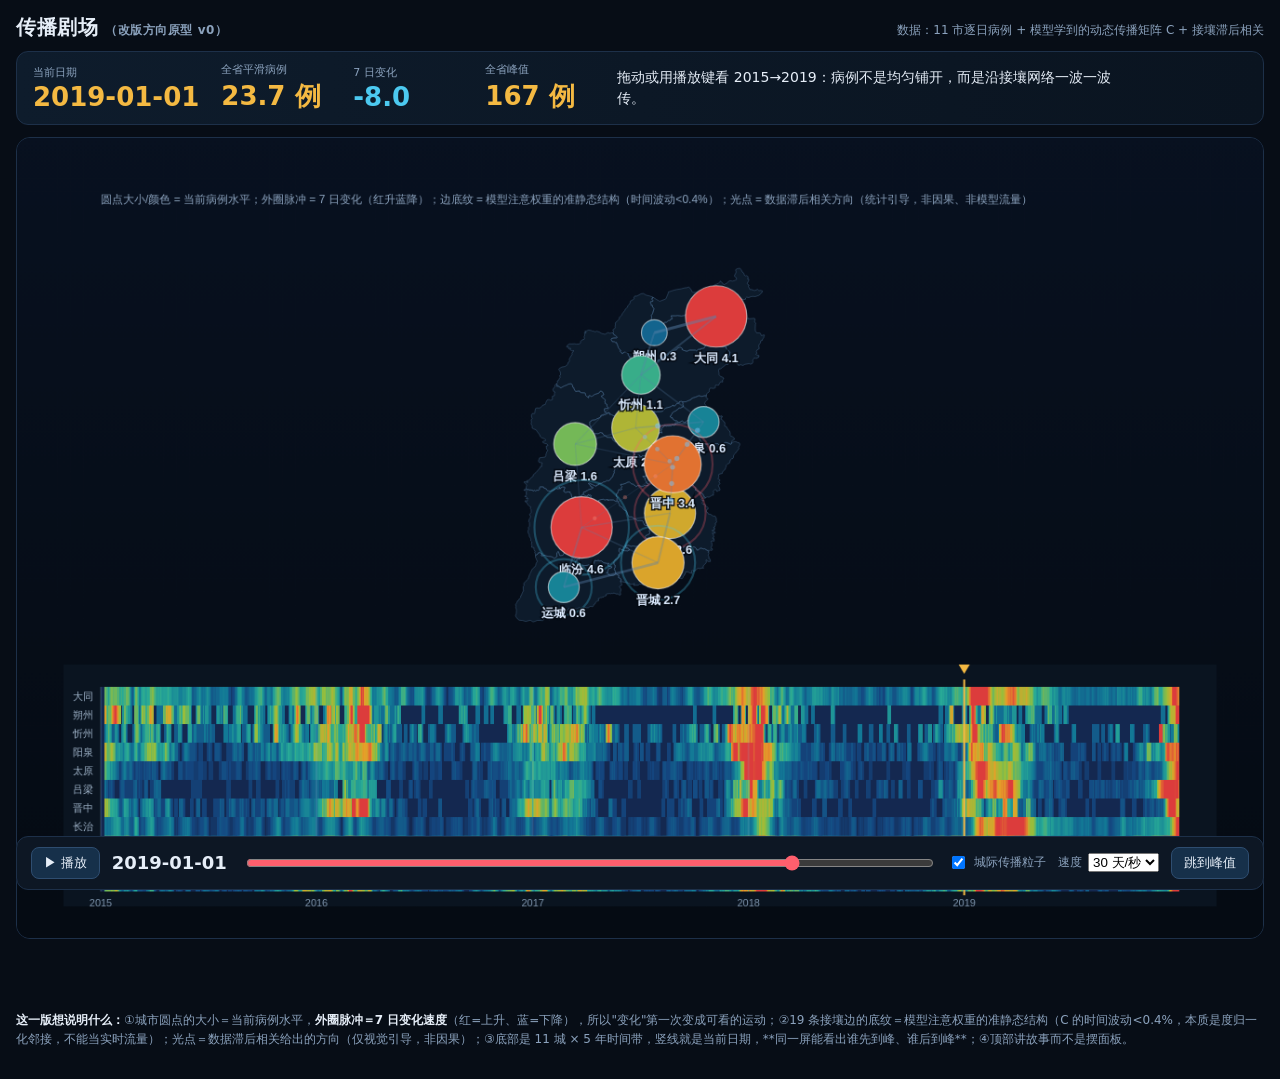
<file: design/proto_spread.html>
<!DOCTYPE html>
<html lang="zh-CN">
<head>
<meta charset="utf-8"/>
<title>WMEG-Net · 传播剧场（方向原型）</title>
<style>
  :root{--bg:#070d16;--panel:#0d1724;--line:#1d3049;--txt:#e6eef8;--muted:#8ba2bd;--up:#ff5f6d;--down:#4cc9f0;--acc:#f4b942}
  *{box-sizing:border-box}
  html,body{margin:0;background:var(--bg);color:var(--txt);font-family:"Segoe UI","Microsoft YaHei",system-ui,sans-serif}
  #wrap{max-width:1400px;margin:0 auto;padding:14px 16px 30px}
  .hdr{display:flex;align-items:baseline;gap:14px;justify-content:space-between;flex-wrap:wrap}
  .hdr h1{font-size:20px;margin:0;letter-spacing:.5px}
  .hdr .sub{color:var(--muted);font-size:12px}
  .story{display:flex;gap:22px;align-items:center;margin:10px 0 12px;padding:10px 16px;background:linear-gradient(90deg,#0e1c2c,#0a1420);border:1px solid var(--line);border-radius:12px;flex-wrap:wrap}
  .story .big{font-size:26px;font-weight:700;color:var(--acc)}
  .story .lab{color:var(--muted);font-size:11px;margin-bottom:2px}
  .story .item{min-width:110px}
  .story .concl{font-size:14px;max-width:520px;line-height:1.5}
  canvas{display:block;border-radius:14px;border:1px solid var(--line);background:#0a1420}
  #cv{width:100%}
  .bar{display:flex;gap:12px;align-items:center;margin-top:10px;flex-wrap:wrap;background:var(--panel);border:1px solid var(--line);border-radius:12px;padding:10px 14px;position:sticky;bottom:10px;backdrop-filter:blur(8px)}
  .bar input[type=range]{flex:1;min-width:240px;accent-color:var(--up)}
  .bar button{background:#16304a;border:1px solid #2e4d70;color:var(--txt);border-radius:8px;padding:6px 12px;cursor:pointer;font-size:13px}
  .bar button:hover{background:#1d3f5f}
  .bar .date{font-size:18px;font-weight:700;min-width:120px}
  .bar label{font-size:12px;color:var(--muted);display:flex;gap:6px;align-items:center}
  .hint{color:var(--muted);font-size:12px;margin-top:8px;line-height:1.6}
  .hint b{color:var(--txt)}
  #tip{position:fixed;pointer-events:none;background:rgba(6,12,20,.95);border:1px solid #2e4d70;border-radius:8px;padding:7px 10px;font-size:12px;opacity:0;z-index:9;line-height:1.5}
</style>
</head>
<body>
<div id="wrap">
  <div class="hdr">
    <h1>传播剧场 <span class="sub">（改版方向原型 v0）</span></h1>
    <div class="sub">数据：11 市逐日病例 + 模型学到的动态传播矩阵 C + 接壤滞后相关</div>
  </div>

  <div class="story">
    <div class="item"><div class="lab">当前日期</div><div class="big" id="s-date">2019-01-15</div></div>
    <div class="item"><div class="lab">全省平滑病例</div><div class="big" id="s-total">—</div></div>
    <div class="item"><div class="lab">7 日变化</div><div class="big" id="s-delta">—</div></div>
    <div class="item"><div class="lab">全省峰值</div><div class="big" id="s-peak">—</div></div>
    <div class="concl" id="s-concl">拖动或用播放键看 2015→2019：病例不是均匀铺开，而是沿接壤网络一波一波传。</div>
  </div>

  <canvas id="cv" width="1340" height="860"></canvas>
  <div class="bar">
    <button id="play">▶ 播放</button>
    <span class="date" id="date">2019-01-15</span>
    <input type="range" id="range" min="0" max="1825" value="1461"/>
    <label><input type="checkbox" id="flow" checked/> 城际传播粒子</label>
    <label>速度
      <select id="speed">
        <option value="10">10 天/秒</option>
        <option value="30" selected>30 天/秒</option>
        <option value="80">80 天/秒</option>
      </select>
    </label>
    <button id="peak">跳到峰值</button>
  </div>

  <div class="hint">
    <b>这一版想说明什么：</b>①城市圆点的大小＝当前病例水平，<b>外圈脉冲＝7 日变化速度</b>（红=上升、蓝=下降），所以"变化"第一次变成可看的运动；②19 条接壤边的底纹＝模型注意权重的准静态结构（C 的时间波动&lt;0.4%，本质是度归一化邻接，不能当实时流量）；光点＝数据滞后相关给出的方向（仅视觉引导，非因果）；③底部是 11 城 × 5 年时间带，竖线就是当前日期，**同一屏能看出谁先到峰、谁后到峰**；④顶部讲故事而不是摆面板。
  </div>
</div>
<div id="tip"></div>

<script>
(function(){
  'use strict';
  var W = 1340, H = 860;
  var STRIP_TOP = 590, STRIP_H = 220;
  var app = null, mech = null, geo = null;
  var cities = [], dates = [], N = 0;
  var series = {};          // name -> arrays
  var flowPairs = [], flowDaily = [], lead = {}, pairMean = [];
  var geoPaths = {}, centroids = {}, latOrder = [];
  var canvas = document.getElementById('cv');
  var ctx = canvas.getContext('2d');
  var hint = document.getElementById('tip');
  var state = { day: 1461, playing: false, speed: 30, showFlow: true, hover: null };
  var off = document.createElement('canvas');
  var offCtx = off.getContext('2d');

  function clamp(v,a,b){ return v<a?a:(v>b?b:v); }
  function fmt(v,d){ return (v===null||v===undefined||isNaN(v))?'—':Number(v).toFixed(d===undefined?1:d); }

  var MAP = (function(){
    var minLon = 110.2296, maxLon = 114.5689, minLat = 34.5835, maxLat = 40.7399;
    var lonSpan = maxLon - minLon, latSpan = maxLat - minLat;
    var availW = W - 160, availH = (STRIP_TOP - 70) - 140;
    var scale = Math.min(availW / lonSpan, availH / latSpan);
    return { minLon: minLon, maxLat: maxLat, latSpan: latSpan, scale: scale,
             ox: (W - lonSpan * scale) / 2, oy: 140 + (availH - latSpan * scale) / 2 };
  })();
  function project(lon, lat){
    return [MAP.ox + (lon - MAP.minLon) * MAP.scale,
            MAP.oy + (MAP.maxLat - lat) * MAP.scale];
  }
  function colorRamp(t){
    var stops = [[20,40,80],[20,72,130],[18,120,150],[40,170,150],[150,190,60],[230,160,40],[220,60,60]];
    var p = clamp(t,0,1) * (stops.length - 1), i = Math.min(stops.length-2, Math.floor(p)), u = p - i;
    var a = stops[i], b = stops[i+1];
    return 'rgb(' + Math.round(a[0]+(b[0]-a[0])*u) + ',' + Math.round(a[1]+(b[1]-a[1])*u) + ',' + Math.round(a[2]+(b[2]-a[2])*u) + ')';
  }
  function cases(name, d){ return series[name].casesSmooth[d]; }
  function growth(name, d){
    var a = cases(name, d), b = cases(name, Math.max(0, d - 7));
    if (a === null || b === null) return 0;
    return a - b;
  }
  function totalAt(d){
    var s = 0; for (var i=0;i<cities.length;i++) s += (cases(cities[i], d) || 0); return s;
  }
  function q(arr, p){
    var v = arr.filter(function(x){ return x !== null && !isNaN(x); }).slice().sort(function(a,b){return a-b;});
    return v.length ? v[Math.floor(p*(v.length-1))] : 1;
  }

  function boot(){
    Promise.all([
      fetch('../data/app_data.json').then(function(r){ return r.json(); }),
      fetch('../data/mech_data.json').then(function(r){ return r.json(); }),
      fetch('../data/geo.json').then(function(r){ return r.json(); })
    ]).then(function(arr){
      app = arr[0]; mech = arr[1]; geo = arr[2];
      dates = app.meta.dates; N = dates.length;
      cities = app.meta.cities.map(function(c){ return c.name; });
      cities.forEach(function(n){ series[n] = app.series[n]; });
      flowPairs = mech.flowPairs; flowDaily = mech.flowDaily;
      pairMean = flowPairs.map(function(_, pi){
        var s = 0, c = 0;
        for (var d=0; d<flowDaily.length; d++){ var v = flowDaily[d][pi]; if (v !== null && v !== undefined){ s += v; c++; } }
        return c ? s / c : 0.22;
      });
      (mech.leadLag || []).forEach(function(x){
        lead[x.i + '|' + x.j] = x.lag; lead[x.j + '|' + x.i] = -x.lag;
      });
      // geo paths
      geo.features.forEach(function(f){
        var name = f.properties.name;
        var polys = f.geometry.type === 'MultiPolygon' ? f.geometry.coordinates : [f.geometry.coordinates];
        var path = new Path2D();
        polys.forEach(function(poly){
          poly.forEach(function(ring){
            for (var i=0;i<ring.length;i++){
              var p = project(ring[i][0], ring[i][1]);
              if (i===0) path.moveTo(p[0],p[1]); else path.lineTo(p[0],p[1]);
            }
            path.closePath();
          });
        });
        geoPaths[name] = path;
      });
      app.meta.cities.forEach(function(c){ centroids[c.name] = project(c.lon, c.lat); });
      latOrder = cities.slice().sort(function(a,b){
        return app.meta.cities.find(function(z){return z.name===b;}).lat -
               app.meta.cities.find(function(z){return z.name===a;}).lat;
      });
      initStrip();
      buildStripImage();
      // peak day of province total
      var best = 0, bestDay = 0;
      for (var d=0; d<N; d++){ var t = totalAt(d); if (t > best){ best = t; bestDay = d; } }
      window.PEAK = { day: bestDay, val: best };
      document.getElementById('s-peak').textContent = fmt(best, 0) + ' 例';
      document.getElementById('range').max = N - 1;
      bind();
      requestAnimationFrame(loop);
    }).catch(function(e){
      document.body.innerHTML = '<pre style="color:#f88;padding:20px">数据加载失败：' + e + '</pre>';
    });
  }

  function initStrip(){
    off.width = N; off.height = cities.length;
    buildStripImage();
  }
  function buildStripImage(){
    var img = offCtx.createImageData(N, cities.length);
    var perCityQ = {};
    cities.forEach(function(n){
      var arr = series[n].casesSmooth;
      perCityQ[n] = q(arr, 0.98) || 1;
    });
    for (var row=0; row<cities.length; row++){
      var n = latOrder[row];
      for (var d=0; d<N; d++){
        var v = cases(n, d);
        var t = v === null ? 0 : Math.sqrt(v / perCityQ[n]);
        var col = colorRamp(t);
        var m = /rgb\((\d+),(\d+),(\d+)\)/.exec(col);
        var idx = (row * N + d) * 4;
        img.data[idx] = +m[1]; img.data[idx+1] = +m[2]; img.data[idx+2] = +m[3]; img.data[idx+3] = 255;
      }
    }
    offCtx.putImageData(img, 0, 0);
  }

  function bind(){
    var range = document.getElementById('range');
    range.value = state.day;
    range.addEventListener('input', function(){ state.day = +this.value; syncText(); });
    document.getElementById('play').addEventListener('click', function(){
      state.playing = !state.playing;
      this.textContent = state.playing ? '❚❚ 暂停' : '▶ 播放';
    });
    document.getElementById('speed').addEventListener('change', function(){ state.speed = +this.value; });
    document.getElementById('flow').addEventListener('change', function(){ state.showFlow = this.checked; });
    document.getElementById('peak').addEventListener('click', function(){
      state.day = window.PEAK.day; range.value = state.day; syncText();
    });
    canvas.addEventListener('mousemove', function(ev){
      var r = canvas.getBoundingClientRect();
      var x = (ev.clientX - r.left) / r.width * W, y = (ev.clientY - r.top) / r.height * H;
      var found = null;
      cities.forEach(function(n){
        var c = centroids[n];
        if (Math.hypot(c[0]-x, c[1]-y) < 30) found = n;
      });
      state.hover = found;
      if (found){
        var d = state.day;
        hint.innerHTML = '<b>' + found + '</b><br/>病例（平滑） ' + fmt(cases(found, d), 1) + '<br/>7 日变化 ' + (growth(found,d)>=0?'+':'') + fmt(growth(found,d),1) + '<br/>降水 ' + fmt(series[found].precip[d], 1) + ' mm · 气温 ' + fmt(series[found].tavg[d], 1) + ' °C';
        hint.style.opacity = 1;
        hint.style.left = (ev.clientX + 16) + 'px';
        hint.style.top = (ev.clientY + 12) + 'px';
      } else hint.style.opacity = 0;
    });
    canvas.addEventListener('mouseleave', function(){ hint.style.opacity = 0; state.hover = null; });
    document.addEventListener('keydown', function(ev){
      if (ev.key === 'ArrowRight') { state.day = Math.min(N-1, state.day+1); range.value = state.day; }
      if (ev.key === 'ArrowLeft') { state.day = Math.max(0, state.day-1); range.value = state.day; }
      if (ev.key === ' ') { document.getElementById('play').click(); ev.preventDefault(); }
      syncText();
    });
    syncText();
  }

  function syncText(){
    var d = state.day;
    var dateStr = dates[d];
    document.getElementById('date').textContent = dateStr;
    document.getElementById('s-date').textContent = dateStr;
    document.getElementById('range').value = d;
    document.getElementById('s-total').textContent = fmt(totalAt(d), 1) + ' 例';
    var g = totalAt(d) - totalAt(Math.max(0, d-7));
    document.getElementById('s-delta').innerHTML = '<span style="color:' + (g>=0?'#ff5f6d':'#4cc9f0') + '">' + (g>=0?'+':'') + fmt(g,1) + '</span>';
    var leap = d >= 1 ? totalAt(d) - totalAt(d-1) : 0;
    if (state.playing){
      document.getElementById('s-concl').textContent = leap >= 0 ? '病例在上升 — 沿接壤边看，先涨的城市正在把波传给邻居。' : '病例在回落 — 波峰已过，注意谁仍在滞后上升。';
    }
  }

  function loop(ts){
    if (!app){ requestAnimationFrame(loop); return; }
    if (state.playing){
      var dt = 0.016;
      state.day += dt * state.speed;
      if (state.day >= N - 1){ state.day = N - 1; state.playing = false; document.getElementById('play').textContent = '▶ 播放'; }
      syncText();
    }
    draw(ts);
    requestAnimationFrame(loop);
  }

  function draw(ts){
    var d = Math.round(state.day);
    ctx.clearRect(0,0,W,H);
    var bg = ctx.createLinearGradient(0,0,0,H);
    bg.addColorStop(0,'#081120'); bg.addColorStop(1,'#050b13');
    ctx.fillStyle = bg; ctx.fillRect(0,0,W,H);

    // 地图
    cities.forEach(function(n){ ctx.fillStyle = '#0d1b2b'; ctx.fill(geoPaths[n]); });
    cities.forEach(function(n){
      ctx.strokeStyle = 'rgba(90,130,170,.35)';
      ctx.lineWidth = 1;
      ctx.stroke(geoPaths[n]);
    });

    // 城市节点：大小=水平，颜色=水平，脉冲=变化
    var q99 = q(cities.map(function(n){ return cases(n,d); }), 0.98) || 1;
    cities.forEach(function(n){
      var c = centroids[n], v = cases(n,d) || 0, g = growth(n,d);
      var r = 7 + 26 * Math.sqrt(clamp(v / q99, 0, 1));
      var t = Math.sqrt(clamp(v / q99, 0, 1));
      ctx.beginPath(); ctx.arc(c[0], c[1], r, 0, Math.PI*2);
      ctx.fillStyle = colorRamp(t); ctx.fill();
      ctx.strokeStyle = 'rgba(255,255,255,.55)'; ctx.lineWidth = 1.2; ctx.stroke();
      // 变化脉冲
      if (Math.abs(g) > 0.6){
        var phase = ((ts * 0.00035) % 1);
        var pr = r + 4 + phase * (10 + Math.min(20, Math.abs(g) * 3));
        ctx.beginPath(); ctx.arc(c[0], c[1], pr, 0, Math.PI*2);
        ctx.strokeStyle = (g >= 0 ? 'rgba(255,95,109,' : 'rgba(76,201,240,') + (0.55 * (1 - phase)) + ')';
        ctx.lineWidth = 2.2; ctx.stroke();
      }
      ctx.font = '600 13px "Microsoft YaHei",sans-serif';
      ctx.textAlign = 'center';
      ctx.fillStyle = state.hover === n ? '#fff' : '#dbeafe';
      ctx.strokeStyle = 'rgba(4,10,18,.9)'; ctx.lineWidth = 3;
      var label = n.replace('市','') + ' ' + fmt(v, 1);
      ctx.strokeText(label, c[0], c[1] + r + 16);
      ctx.fillText(label, c[0], c[1] + r + 16);
    });

    // 两层：底层=模型准静态结构（边宽∝平均注意权重，无方向）
    //       上层=数据滞后相关给出的方向（仅视觉引导，非因果、非模型流量）
    if (state.showFlow){
      var wMin = Math.min.apply(null, pairMean), wMax = Math.max.apply(null, pairMean);
      flowPairs.forEach(function(pair, pi){
        var a = centroids[pair[0]], b = centroids[pair[1]];
        if (!a || !b) return;
        var t = clamp((pairMean[pi] - wMin) / Math.max(1e-6, wMax - wMin), 0, 1);
        // 准静态结构底纹
        ctx.strokeStyle = 'rgba(90,130,170,' + (0.18 + 0.30 * t) + ')';
        ctx.lineWidth = 1.0 + 2.2 * t;
        ctx.beginPath(); ctx.moveTo(a[0],a[1]); ctx.lineTo(b[0],b[1]); ctx.stroke();
        // 数据方向粒子：仅当领先城市正在上升时出现
        var lag = lead[pair[0] + '|' + pair[1]] || 0;
        var forward = lag >= 0;
        var leader = forward ? pair[0] : pair[1];
        var gl = growth(leader, d);
        if (gl <= 0.3) return;
        var nP = 1 + Math.round(clamp(gl / 3, 0, 1) * 2);
        for (var k=0;k<nP;k++){
          var phase = ((ts * 0.00012 * (35 + Math.abs(lag)*6) + k / nP + (pi * 0.17)) % 1);
          var p0 = forward ? a : b, p1 = forward ? b : a;
          var x = p0[0] + (p1[0]-p0[0]) * phase;
          var y = p0[1] + (p1[1]-p0[1]) * phase;
          ctx.beginPath(); ctx.arc(x, y, 2.2 + t*2, 0, Math.PI*2);
          ctx.fillStyle = lag >= 0 ? 'rgba(255,140,120,' + (0.35 + t*0.5) + ')' : 'rgba(120,200,255,' + (0.35 + t*0.5) + ')';
          ctx.fill();
        }
      });
    }

    // 时间带（Hovmöller）
    var sx = 90, sw = W - 2*sx, sy = STRIP_TOP, sh = STRIP_H;
    ctx.fillStyle = '#0a1420'; ctx.fillRect(sx-40, sy-24, sw+80, sh+40);
    ctx.imageSmoothingEnabled = false;
    ctx.drawImage(off, sx, sy, sw, sh);
    // 行标签
    ctx.font = '11px "Microsoft YaHei",sans-serif';
    ctx.textAlign = 'right';
    cities.forEach(function(n){
      var row = latOrder.indexOf(n);
      var y = sy + (row + 0.5) * sh / cities.length;
      ctx.fillStyle = '#9fb3c8'; ctx.fillText(n.replace('市',''), sx - 8, y + 4);
    });
    // 年份刻度
    var years = ['2015','2016','2017','2018','2019'];
    ctx.textAlign = 'center'; ctx.fillStyle = '#7f95ad';
    years.forEach(function(y){
      var idx = dates.indexOf(y + '-01-01');
      if (idx < 0) return;
      var x = sx + idx / (N-1) * sw;
      ctx.strokeStyle = 'rgba(140,170,200,.18)';
      ctx.beginPath(); ctx.moveTo(x, sy); ctx.lineTo(x, sy+sh); ctx.stroke();
      ctx.fillText(y, x, sy + sh + 16);
    });
    // 播放头
    var px = sx + state.day / (N-1) * sw;
    ctx.strokeStyle = '#f4b942'; ctx.lineWidth = 2;
    ctx.beginPath(); ctx.moveTo(px, sy-8); ctx.lineTo(px, sy+sh+4); ctx.stroke();
    ctx.fillStyle = '#f4b942';
    ctx.beginPath(); ctx.moveTo(px, sy-14); ctx.lineTo(px-6, sy-24); ctx.lineTo(px+6, sy-24); ctx.closePath(); ctx.fill();
    // 时间带 hover 提示由 mousemove 简单处理：略

    // 图例
    ctx.textAlign = 'left'; ctx.font = '12px "Microsoft YaHei",sans-serif';
    ctx.fillStyle = '#8ba2bd';
    ctx.fillText('圆点大小/颜色 = 当前病例水平；外圈脉冲 = 7 日变化（红升蓝降）；边底纹 = 模型注意权重的准静态结构（时间波动<0.4%）；光点 = 数据滞后相关方向（统计引导，非因果、非模型流量）', 90, 70);
  }

  boot();
})();
</script>
</body>
</html>
</file>
<file: assets/screen.css>
/* CENI-style provincial forecasting screen · WMEG-Net */
:root{
  --bg0:#02070f; --bg1:#04101f; --bg2:#061a2d;
  --panel:rgba(6,22,40,.92); --panel2:rgba(8,29,51,.72);
  --cyan:#42d7ff; --cyan2:#22b8e6; --teal:#35f0cf; --blue:#2c7dff;
  --gold:#ffd166; --red:#ff5d73; --text:#dff4ff; --muted:#6e9fbc; --line:rgba(66,215,255,.22);
  --font:"Bahnschrift","DIN Alternate","Microsoft YaHei","PingFang SC",sans-serif;
  --head-h:92px;--foot-h:44px;--timeline-h:128px;--map-head-h:62px;
}
*{box-sizing:border-box}
html,body{margin:0;width:100%;height:100%;overflow:hidden;background:var(--bg0);font-family:var(--font);color:var(--text)}
body{display:block;position:relative}
#screen{width:1920px;height:var(--design-h,1080px);position:absolute;left:0;top:0;overflow:hidden;background:var(--bg0);transform-origin:top left;flex:0 0 auto}
.screen-bg{position:absolute;inset:0;background:
  radial-gradient(900px 520px at 50% 0%,rgba(22,100,150,.30),transparent 65%),
  radial-gradient(800px 600px at 8% 92%,rgba(12,70,120,.18),transparent 62%),
  radial-gradient(800px 600px at 94% 90%,rgba(10,90,110,.16),transparent 62%),
  linear-gradient(180deg,#030b17 0%,#041322 52%,#020810 100%)}
.screen-bg:before{content:"";position:absolute;inset:0;background-image:
  linear-gradient(rgba(71,188,230,.055) 1px,transparent 1px),
  linear-gradient(90deg,rgba(71,188,230,.045) 1px,transparent 1px);
  background-size:48px 48px;mask-image:linear-gradient(180deg,rgba(0,0,0,.65),transparent 78%)}
.screen-bg:after{content:"";position:absolute;left:0;right:0;top:0;height:2px;background:linear-gradient(90deg,transparent,#35d7ff 22%,#8af7ff 50%,#35d7ff 78%,transparent);box-shadow:0 0 24px rgba(53,215,255,.5)}

/* header */
.screen-head{position:relative;height:var(--head-h);padding:10px 28px 0;display:grid;grid-template-columns:1fr auto 1fr;align-items:start;z-index:3}
.head-left{padding-top:9px}
.sys-tag{display:flex;align-items:center;gap:8px;font-size:12px;letter-spacing:.16em;color:#8edcff}
.sys-tag i{width:7px;height:7px;border-radius:50%;background:var(--teal);box-shadow:0 0 12px var(--teal)}
.sys-sub{margin-top:7px;font-size:11px;letter-spacing:.12em;color:#5685a4}
.head-title{text-align:center;min-width:760px}
.title-kicker{font-size:10px;letter-spacing:.38em;color:#4e94b6;margin-bottom:4px}
.head-title h1{margin:0;font-size:31px;line-height:1.1;letter-spacing:.12em;font-weight:600;color:#eafbff;text-shadow:0 0 22px rgba(79,210,255,.34)}
.title-line{display:flex;align-items:center;justify-content:center;gap:8px;margin-top:8px}
.title-line span{display:block;width:160px;height:1px;background:linear-gradient(90deg,transparent,rgba(66,215,255,.7))}
.title-line span:last-child{transform:scaleX(-1)}
.title-line b{width:8px;height:8px;border:1px solid var(--cyan);transform:rotate(45deg);box-shadow:0 0 12px rgba(66,215,255,.6)}
.head-right{display:flex;flex-direction:column;align-items:flex-end;gap:6px;padding-top:4px}
.head-nav{display:flex;gap:14px;font-size:11px;letter-spacing:.08em}
.head-nav a{color:#6a9ab6;text-decoration:none;padding:3px 0;border-bottom:1px solid transparent}
.head-nav a:hover{color:#c8f3ff}
.head-nav a.on{color:var(--cyan);border-bottom-color:var(--cyan)}
.clock{display:flex;align-items:baseline;gap:10px;font-variant-numeric:tabular-nums}
.clock b{font-size:18px;color:#d9f6ff;letter-spacing:.08em}
.clock span{font-size:11px;color:#608eab}

/* layout */
.screen-grid{position:relative;display:grid;grid-template-columns:410px minmax(0,1fr) 410px;gap:15px;height:calc(var(--design-h,1080px) - var(--head-h) - var(--foot-h));padding:2px 24px 0;z-index:2}
.col{display:flex;flex-direction:column;gap:13px;min-height:0}
.col-left{display:grid;grid-template-rows:188px minmax(0,1fr) 214px}
.col-right{display:grid;grid-template-rows:minmax(0,1fr) 248px 194px}
.col-center{min-width:0}

/* panels */
.panel{position:relative;min-height:0;background:linear-gradient(155deg,rgba(8,28,50,.94),rgba(4,14,27,.91));border:1px solid var(--line);box-shadow:inset 0 0 26px rgba(21,139,190,.055),0 0 20px rgba(0,0,0,.28);overflow:hidden}
.panel:before,.panel:after{content:"";position:absolute;width:16px;height:16px;pointer-events:none;z-index:2}
.panel:before{left:-1px;top:-1px;border-left:2px solid var(--cyan);border-top:2px solid var(--cyan);filter:drop-shadow(0 0 6px rgba(66,215,255,.6))}
.panel:after{right:-1px;bottom:-1px;border-right:2px solid var(--cyan);border-bottom:2px solid var(--cyan);filter:drop-shadow(0 0 6px rgba(66,215,255,.6))}
.panel-h{display:flex;align-items:center;gap:8px;height:38px;padding:0 14px;border-bottom:1px solid rgba(66,215,255,.13);background:linear-gradient(90deg,rgba(26,96,134,.16),transparent 62%)}
.ph-ico{width:12px;height:12px;border:1px solid var(--cyan);transform:rotate(45deg);box-shadow:0 0 10px rgba(66,215,255,.35);position:relative}
.ph-ico:before{content:"";position:absolute;inset:3px;background:var(--cyan);opacity:.7}
.panel-h h2{font-size:16px;letter-spacing:.08em;margin:0;font-weight:500;color:#d8f6ff}
.panel-h em{margin-left:auto;font-style:normal;font-size:9.5px;letter-spacing:.18em;color:#4e87a5}

/* overview */
.metric-grid{display:grid;grid-template-columns:1fr 1fr;gap:8px;padding:11px 12px 12px}
.metric{position:relative;padding:8px 10px 7px;background:linear-gradient(135deg,rgba(14,56,86,.55),rgba(5,22,39,.35));border-left:2px solid rgba(53,207,255,.6);min-width:0}
.metric span{display:block;font-size:11px;color:#6fa6c3;letter-spacing:.06em}
.metric b{display:block;margin-top:3px;font-size:26px;line-height:1.15;color:#f2fdff;font-weight:600;font-variant-numeric:tabular-nums;white-space:nowrap;overflow:hidden;text-overflow:ellipsis}
.metric b.cy{color:var(--teal)}
.metric small{display:block;margin-top:3px;font-size:10px;color:#4a7895;white-space:nowrap;overflow:hidden;text-overflow:ellipsis}
.metric:nth-child(3) b.neg{color:var(--teal)}
.metric:nth-child(3) b.pos{color:var(--gold)}

/* ranking */
.rank-head{display:flex;justify-content:space-between;padding:7px 16px 3px 46px;font-size:9.5px;color:#456f8b;letter-spacing:.08em}
.rank-list{display:flex;flex-direction:column;gap:4px;padding:2px 12px 9px}
.rank-row{display:grid;grid-template-columns:20px 43px minmax(0,1fr) 50px;align-items:center;gap:6px;height:25.5px;font-size:11.5px;color:#9cc9dd}
.rank-row .rk{font-size:10px;color:#557f99;font-variant-numeric:tabular-nums;text-align:right}
.rank-row .nm{color:#cdefff;letter-spacing:.03em}
.rank-row .bar{height:7px;background:rgba(31,89,116,.28);position:relative;overflow:hidden;border-radius:1px}
.rank-row .bar i{display:block;height:100%;width:0;background:linear-gradient(90deg,#116d90,#22c4e0 60%,#8ff5df);box-shadow:0 0 10px rgba(41,206,231,.45);transition:width .45s ease}
.rank-row .vl{text-align:right;color:#ecfbff;font-variant-numeric:tabular-nums}
.rank-row.hot .bar i{background:linear-gradient(90deg,#b3492a,#ff9f43 65%,#ffd166);box-shadow:0 0 10px rgba(255,159,67,.4)}
.rank-row.sel .nm{color:var(--cyan)}
.rank-row.sel{background:rgba(34,196,224,.08)}

/* weather */
.weather-row{display:grid;grid-template-columns:repeat(3,1fr);gap:8px;padding:10px 12px 4px}
.weather-k{padding:6px 8px;background:rgba(6,28,47,.46);border:1px solid rgba(66,215,255,.1)}
.weather-k span{display:block;font-size:9.5px;color:#5f91ac}
.weather-k b{display:block;margin-top:3px;font-size:16px;color:#dff8ff;font-weight:500}
.spark{height:66px;padding:0 12px}
.panel-note{margin:5px 14px 0;font-size:9.5px;line-height:1.55;color:#4f7d98}

/* center map */
.map-panel{height:100%;display:flex;flex-direction:column;background:
  radial-gradient(620px 420px at 50% 46%,rgba(13,70,105,.24),transparent 70%),
  linear-gradient(180deg,rgba(4,17,31,.96),rgba(2,9,18,.97));border:1px solid rgba(66,215,255,.2);position:relative;overflow:hidden}
.map-panel:before,.map-panel:after{content:"";position:absolute;width:22px;height:22px;z-index:2;pointer-events:none}
.map-panel:before{left:-1px;top:-1px;border-left:2px solid var(--cyan);border-top:2px solid var(--cyan)}
.map-panel:after{right:-1px;bottom:-1px;border-right:2px solid var(--cyan);border-bottom:2px solid var(--cyan)}
.map-head{position:absolute;left:0;right:0;top:0;height:var(--map-head-h);display:flex;align-items:center;padding:0 18px;border-bottom:1px solid rgba(66,215,255,.10);z-index:6;pointer-events:none;background:linear-gradient(180deg,rgba(3,13,24,.92),rgba(3,13,24,.58) 68%,transparent)}
.map-head .map-tabs{pointer-events:auto}
.map-title span{display:block;font-size:17px;letter-spacing:.1em;color:#dff8ff}
.map-title b{display:block;margin-top:3px;font-size:11px;letter-spacing:.12em;color:#4f8fab;font-weight:400}
.map-tabs{margin-left:auto;display:flex;gap:6px}
.map-tabs button{background:rgba(10,42,66,.45);border:1px solid rgba(66,215,255,.22);color:#6f9fba;font-family:inherit;font-size:11px;padding:5px 12px;cursor:pointer;letter-spacing:.06em}
.map-tabs button.on{color:#e8fdff;border-color:rgba(66,215,255,.8);background:linear-gradient(180deg,rgba(19,100,133,.6),rgba(7,42,64,.5));box-shadow:0 0 16px rgba(66,215,255,.14)}
.map-stage{position:relative;flex:1;min-height:0;overflow:hidden;background:radial-gradient(360px 420px at 18% 48%,rgba(24,138,170,.08),transparent 70%),radial-gradient(360px 420px at 82% 48%,rgba(24,138,170,.06),transparent 70%)}
.map-stage:before{content:"";position:absolute;inset:0;pointer-events:none;background:linear-gradient(90deg,rgba(2,10,20,.28),transparent 16%,transparent 84%,rgba(2,10,20,.28));z-index:1}
#map{position:absolute;inset:4px 0 0;width:100%;height:100%;overflow:visible}
.map-corner{position:absolute;width:26px;height:26px;border-color:rgba(66,215,255,.45);pointer-events:none}
.map-corner.tl{left:14px;top:10px;border-left:1px solid;border-top:1px solid}.map-corner.tr{right:14px;top:10px;border-right:1px solid;border-top:1px solid}
.map-corner.bl{left:14px;bottom:10px;border-left:1px solid;border-bottom:1px solid}.map-corner.br{right:14px;bottom:10px;border-right:1px solid;border-bottom:1px solid}
.map-legend{position:absolute;left:22px;bottom:20px;display:flex;align-items:center;gap:8px;font-size:10.5px;color:#6d9cb5;letter-spacing:.05em}
.map-legend .bar{width:110px;height:5px;background:linear-gradient(90deg,#08324a,#0e7490,#22d3ee,#facc15,#fb7185)}
.map-status{position:absolute;right:22px;bottom:18px;text-align:right;font-size:10.5px;color:#5f8da7;line-height:1.7;letter-spacing:.04em}
.map-status i{display:inline-block;width:6px;height:6px;background:var(--teal);border-radius:50%;margin-right:5px;box-shadow:0 0 8px var(--teal)}
.map-status span{display:block;color:#456f88}
.map-tip{position:absolute;display:none;pointer-events:none;padding:7px 9px;background:rgba(3,15,27,.94);border:1px solid rgba(66,215,255,.45);font-size:10.5px;color:#d9f7ff;line-height:1.55;z-index:5;white-space:nowrap;box-shadow:0 8px 22px rgba(0,0,0,.45)}
.map-tip b{color:var(--cyan);font-weight:600}

/* timeline */
.timeline{height:var(--timeline-h);position:relative;border-top:1px solid rgba(66,215,255,.13);padding:9px 18px 0;display:grid;grid-template-columns:210px minmax(0,1fr) 126px;grid-template-rows:34px 1fr;gap:2px 14px;align-items:center}
.tl-left{display:flex;align-items:center;gap:9px;grid-column:1}
.play{width:30px;height:30px;border-radius:50%;border:1px solid rgba(66,215,255,.55);background:rgba(9,49,72,.55);color:#dffaff;font-size:10px;cursor:pointer;padding:0;box-shadow:0 0 14px rgba(66,215,255,.12)}
.play:hover{background:rgba(17,96,128,.6)}
.tl-time b{display:block;font-size:12px;color:#dff8ff;letter-spacing:.05em;font-variant-numeric:tabular-nums}
.tl-time span{display:block;font-size:9.5px;color:#5b8ba5;margin-top:2px}
#speed{background:rgba(7,30,50,.7);border:1px solid rgba(66,215,255,.2);color:#8fc9df;font-family:inherit;font-size:10px;padding:3px 4px;outline:none}
#slider{grid-column:2;width:100%;accent-color:#36d7ff;height:18px;background:transparent}
#slider::-webkit-slider-runnable-track{height:3px;background:linear-gradient(90deg,#1a5f7b,#36d7ff);border-radius:2px}
#slider::-webkit-slider-thumb{-webkit-appearance:none;width:11px;height:11px;margin-top:-4px;border-radius:50%;background:#d8fbff;box-shadow:0 0 12px #36d7ff}
.tl-right{grid-column:3;display:flex;justify-content:space-between;font-size:9px;color:#497590;letter-spacing:.05em}
.province-spark{grid-column:1 / -1;height:54px;min-height:0}
.province-spark svg{width:100%;height:100%;display:block}

/* right charts */
.chart-legend{display:flex;gap:12px;padding:8px 14px 0;font-size:9.5px;color:#6a99b4}
.chart-legend .lg:before{content:"";display:inline-block;width:11px;height:2px;margin-right:5px;vertical-align:middle}
.chart-legend .true:before{background:#d9fbff}.chart-legend .pred:before{background:#39e0c5}.chart-legend .base:before{background:#8d6bff}
.forecast-chart{height:205px;padding:0 12px}
.forecast-chart svg{width:100%;height:100%;display:block;overflow:visible}
.forecast-metrics{display:grid;grid-template-columns:repeat(4,1fr);gap:1px;margin:0 12px 9px;background:rgba(66,215,255,.1)}
.forecast-metrics div{background:rgba(6,25,43,.88);padding:6px 8px}
.forecast-metrics span{display:block;font-size:8.5px;color:#5d8eaa}
.forecast-metrics b{display:block;margin-top:2px;font-size:15px;color:#dffbff;font-weight:500;font-variant-numeric:tabular-nums}
.forecast-metrics b.cy{color:var(--teal)}
.error-chart{height:190px;padding:6px 14px 8px}
.error-chart svg{width:100%;height:100%;display:block}
.p-brief{display:flex;flex-direction:column}
.p-forecast{display:flex;flex-direction:column}
.p-forecast .horizon-wrap{margin-top:auto}
.brief-mark{position:absolute;left:16px;top:48px;width:32px;height:32px;border:1px solid rgba(255,209,102,.55);color:var(--gold);display:flex;align-items:center;justify-content:center;font-size:18px;transform:rotate(45deg);box-shadow:0 0 14px rgba(255,209,102,.1)}
.brief-mark:before{content:"!";transform:rotate(-45deg)}
.brief-body{padding:11px 16px 0 62px}
.brief-body b{display:block;font-size:12.5px;color:#f0fcff;font-weight:500;letter-spacing:.03em}
.brief-body p{margin:6px 0 0;font-size:10.5px;line-height:1.7;color:#6f9fb8}
.brief-foot{margin-top:auto;display:flex;justify-content:space-between;padding:7px 14px;border-top:1px solid rgba(66,215,255,.1);font-size:9px;color:#4c7892;letter-spacing:.04em}

/* footer */
.screen-foot{position:relative;height:var(--foot-h);display:flex;align-items:center;justify-content:space-between;padding:0 28px;font-size:10px;color:#466f88;letter-spacing:.03em;z-index:2}
.screen-foot span{white-space:nowrap}

/* svg map */
.city-zone{cursor:pointer;transition:fill .4s ease,filter .3s ease}
.city-zone:hover{filter:brightness(1.22)}
.city-label{pointer-events:none;font-size:13px;fill:#c8f4ff;paint-order:stroke;stroke:rgba(1,9,16,.85);stroke-width:2.5px;letter-spacing:.02em}
.city-val{pointer-events:none;font-size:11.5px;fill:#8ee7f7;paint-order:stroke;stroke:rgba(1,9,16,.8);stroke-width:2px}
.edge-line{stroke:rgba(51,178,218,.34);stroke-width:1;stroke-dasharray:3 3;fill:none}
.edge-flow{fill:#6ff4ff;filter:drop-shadow(0 0 3px #33d8ff)}
.node-core{fill:#bdfbff;stroke:#42d7ff;stroke-width:1.2;filter:drop-shadow(0 0 7px rgba(66,215,255,.9))}
.node-ring{fill:none;stroke:rgba(66,215,255,.7);stroke-width:1;opacity:.8}
.node-pulse{fill:none;stroke:rgba(66,215,255,.5);stroke-width:1;animation:pulse 2.4s ease-out infinite}
@keyframes pulse{0%{r:5;opacity:.7}100%{r:18;opacity:0}}
.map-grid{stroke:rgba(66,215,255,.05);stroke-width:1}
.map-ring{fill:none;stroke:rgba(66,215,255,.08);stroke-width:1}
/* extra fillers: ranking share + horizon */
.rank-summary{display:flex;align-items:center;gap:12px;margin:7px 14px 0;padding:9px 10px;background:linear-gradient(135deg,rgba(11,44,68,.52),rgba(4,18,32,.3));border:1px solid rgba(66,215,255,.10);min-height:82px}
.rank-donut{width:58px;height:58px;border-radius:50%;flex:0 0 auto;position:relative;background:conic-gradient(#3fe0d0 0 62%,#ffbd5a 62% 81%,#256b88 81% 100%);box-shadow:0 0 18px rgba(63,224,208,.12)}
.rank-donut:after{content:"";position:absolute;inset:8px;border-radius:50%;background:#061a2b;border:1px solid rgba(66,215,255,.16)}
.rank-donut b{position:absolute;inset:0;display:flex;align-items:center;justify-content:center;z-index:1;font-size:13px;color:#dffcff;font-weight:500}
.rank-sum-txt{min-width:0}
.rank-sum-txt span{display:block;font-size:9.5px;color:#5e91ad;letter-spacing:.06em}
.rank-sum-txt b{display:block;margin-top:4px;font-size:11px;color:#cfedf8;font-weight:400;line-height:1.5}
.horizon-wrap{margin:2px 12px 9px;padding-top:6px;border-top:1px solid rgba(66,215,255,.09)}
.horizon-wrap>span{display:block;font-size:9px;color:#5a89a4;letter-spacing:.08em;margin-bottom:3px}
.horizon-chart{height:63px}
.horizon-chart svg{width:100%;height:100%;display:block}
/* ============ FLUID FULL-VIEWPORT LAYOUT (no page transform, no letterbox) ============ */
:root{
  --head-h:clamp(64px,8.55vh,92px);
  --foot-h:clamp(30px,4.05vh,44px);
  --col-w:clamp(330px,21.3vw,410px);
  --gap:clamp(9px,.78vw,15px);
  --pad:clamp(12px,1.25vw,24px);
  --timeline-h:clamp(86px,11.7vh,128px);
  --map-head-h:clamp(46px,5.65vh,62px);
}
html,body{width:100vw;height:100vh;overflow:hidden}
body{display:block;position:relative}
#screen{width:100vw!important;height:100vh!important;position:absolute!important;left:0!important;top:0!important;transform:none!important;transform-origin:top left!important}
.screen-head{height:var(--head-h);padding-top:clamp(4px,.85vh,10px)}
.screen-grid{height:calc(100vh - var(--head-h) - var(--foot-h));grid-template-columns:var(--col-w) minmax(0,1fr) var(--col-w);gap:var(--gap);padding:0 var(--pad)}
.screen-foot{height:var(--foot-h);padding:0 var(--pad)}
.map-head{height:var(--map-head-h)}
.timeline{height:var(--timeline-h);padding-top:clamp(5px,.9vh,9px);grid-template-columns:clamp(250px,17.2vw,330px) minmax(0,1fr) clamp(110px,6.6vw,126px);grid-template-rows:clamp(28px,3.4vh,34px) 1fr}
.province-spark{height:calc(var(--timeline-h) - clamp(62px,7.3vh,74px));min-height:0}
.col-left{grid-template-rows:clamp(170px,21.8vh,200px) minmax(0,1fr) clamp(160px,20.8vh,190px)}
.col-right{grid-template-rows:minmax(0,1fr) clamp(198px,23.6vh,248px) clamp(150px,18.6vh,194px)}
.head-title h1{font-size:clamp(24px,1.62vw,31px)}
.title-kicker{font-size:clamp(8px,.52vw,10px)}
.sys-tag{font-size:clamp(10px,.62vw,12px)}
.sys-sub{font-size:clamp(9px,.55vw,11px)}
.head-nav{font-size:clamp(9.5px,.58vw,11px)}
.clock b{font-size:clamp(15px,.92vw,18px)}
.clock span{font-size:clamp(9px,.55vw,11px)}
.panel-h{height:clamp(32px,4.2vh,38px);padding:0 clamp(10px,.75vw,14px)}
.panel-h h2{font-size:clamp(13px,.84vw,16px)}
.panel-h em{font-size:clamp(7.5px,.49vw,9.5px)}
.metric-grid{padding:clamp(7px,.85vh,11px) clamp(8px,.65vw,12px)}
.metric{padding:clamp(5px,.7vh,8px) clamp(6px,.55vw,10px)}
.metric span{font-size:clamp(9px,.57vw,11px)}
.metric b{font-size:clamp(20px,1.35vw,26px)}
.metric small{font-size:clamp(8px,.52vw,10px)}
.rank-head{font-size:clamp(8px,.5vw,9.5px)}
.rank-row{height:clamp(19px,2.55vh,25.5px);font-size:clamp(10px,.6vw,11.5px);grid-template-columns:18px 40px minmax(0,1fr) 46px;gap:5px}
.rank-summary{margin:clamp(4px,.55vh,7px) clamp(8px,.75vw,14px) 0;padding:clamp(5px,.7vh,9px) clamp(6px,.55vw,10px)}
.rank-donut{width:clamp(42px,3.2vw,58px);height:clamp(42px,3.2vw,58px)}
.rank-sum-txt span{font-size:clamp(8px,.52vw,9.5px)}
.rank-sum-txt b{font-size:clamp(9.5px,.58vw,11px)}
.weather-row{padding:clamp(6px,.8vh,10px) clamp(8px,.65vw,12px) 4px;gap:clamp(5px,.45vw,8px)}
.weather-k{padding:clamp(4px,.55vh,6px) clamp(5px,.45vw,8px)}
.weather-k span{font-size:clamp(8px,.5vw,9.5px)}
.weather-k b{font-size:clamp(13px,.84vw,16px)}
.spark{height:clamp(44px,6.3vh,66px)}
.panel-note{font-size:clamp(8px,.52vw,9.5px);margin:clamp(3px,.45vh,5px) clamp(8px,.75vw,14px) 0}
.map-title span{font-size:clamp(14px,.9vw,17px)}
.map-title b{font-size:clamp(9px,.58vw,11px)}
.map-tabs button{font-size:clamp(9.5px,.58vw,11px);padding:4px clamp(8px,.65vw,12px)}
.map-legend{font-size:clamp(9px,.55vw,10.5px);left:clamp(12px,1vw,22px);bottom:clamp(10px,.85vh,20px)}
.map-status{font-size:clamp(9px,.55vw,10.5px);right:clamp(12px,1vw,22px);bottom:clamp(10px,.85vh,18px)}
.tl-time b{font-size:clamp(10px,.65vw,12px)}
.tl-time span{font-size:clamp(8px,.5vw,9.5px)}
#speed{font-size:clamp(8.5px,.52vw,10px)}
.tl-right{font-size:clamp(8px,.48vw,9px)}
.chart-legend{font-size:clamp(8px,.52vw,9.5px);padding-top:clamp(5px,.7vh,8px)}
.forecast-chart{height:clamp(155px,22.5vh,205px)}
.forecast-metrics span{font-size:clamp(7.5px,.47vw,8.5px)}
.forecast-metrics b{font-size:clamp(12px,.8vw,15px)}
.horizon-wrap>span{font-size:clamp(9px,.55vw,10px)}
.horizon-chart{height:clamp(48px,6.8vh,63px)}
.brief-body b{font-size:clamp(11px,.67vw,12.5px)}
.brief-body p{font-size:clamp(9px,.55vw,10.5px)}
.brief-foot{font-size:clamp(8px,.48vw,9px)}
.screen-foot{font-size:clamp(8px,.52vw,10px)}

@media (max-height:960px){
  .col-left{grid-template-rows:190px minmax(0,1fr) 178px}
  .col-right{grid-template-rows:minmax(0,1fr) 202px 166px}
  .rank-row{height:19.5px;gap:2px}
  .rank-summary{min-height:56px;padding:4px 8px}
  .rank-donut{width:42px;height:42px}
  .forecast-chart{height:150px}
  .horizon-chart{height:46px}
  .brief-body p{line-height:1.55}
}
@media (max-width:1500px){
  :root{--col-w:clamp(300px,22vw,340px);--gap:10px;--pad:14px}
  .head-title h1{font-size:clamp(22px,1.7vw,27px)}
  .metric b{font-size:clamp(19px,1.5vw,23px)}
  .rank-row{font-size:10.5px}
}
/* ============ controls, drawer, modal, loading ============ */
.head-actions{display:flex;gap:5px}
.icon-btn{width:24px;height:22px;border:1px solid rgba(66,215,255,.24);background:rgba(7,26,43,.5);color:#8bc7df;font-size:12px;line-height:1;cursor:pointer;font-family:inherit}
.icon-btn:hover{color:#e6fcff;border-color:rgba(66,215,255,.65);box-shadow:0 0 12px rgba(66,215,255,.15)}
.map-tools{display:flex;gap:4px;margin-left:8px;pointer-events:auto}
.tool-btn{width:25px;height:24px;border:1px solid rgba(66,215,255,.2);background:rgba(7,26,43,.5);color:#679ab4;font-size:10px;cursor:pointer;font-family:inherit;padding:0}
.tool-btn.on{color:#e4fcff;border-color:rgba(66,215,255,.7);background:rgba(16,78,105,.55)}
#date-pick{background:rgba(7,30,50,.72);border:1px solid rgba(66,215,255,.2);color:#9ccfdf;font-family:inherit;font-size:9px;padding:3px 4px;outline:none;width:112px;min-width:112px;flex:0 0 112px;color-scheme:dark}
#date-pick:focus{border-color:var(--cyan)}
.horizon-select{display:flex;align-items:center;gap:5px;margin-top:4px;font-size:9px;color:#5c8ca7}
.horizon-select button{border:1px solid rgba(66,215,255,.2);background:rgba(7,26,43,.5);color:#6f9fb8;font-family:inherit;font-size:9px;padding:2px 6px;cursor:pointer}
.horizon-select button.on{color:#e9fdff;border-color:rgba(66,215,255,.7);background:rgba(16,78,105,.55)}
.horizon-select em{font-style:normal;margin-left:auto;color:#91c7da;font-variant-numeric:tabular-nums;white-space:nowrap}
.hide-edges .edge-line,.hide-edges .edge-flow{display:none}
.hide-values .city-val{display:none}
/* drawer */
.drawer-mask{position:fixed;inset:0;background:rgba(1,7,13,.58);opacity:0;pointer-events:none;transition:opacity .25s ease;z-index:30;backdrop-filter:blur(1px)}
.drawer-mask.on{opacity:1;pointer-events:auto}
.city-drawer{position:fixed;right:0;top:0;width:min(450px,94vw);height:100vh;background:linear-gradient(180deg,#071d30 0%,#04111f 100%);border-left:1px solid rgba(66,215,255,.35);box-shadow:-20px 0 60px rgba(0,0,0,.5);z-index:31;transform:translateX(102%);transition:transform .28s cubic-bezier(.2,.8,.3,1);overflow-y:auto;padding:16px 18px 18px;scrollbar-width:thin;scrollbar-color:#1b607c #04111f}
.city-drawer.open{transform:translateX(0)}
.drawer-head{display:flex;align-items:flex-start;justify-content:space-between;gap:10px;border-bottom:1px solid rgba(66,215,255,.14);padding-bottom:10px;margin-bottom:10px}
.drawer-kicker{display:block;font-size:8.5px;letter-spacing:.18em;color:#4d8aa7;margin-bottom:3px}
.drawer-head h2{margin:0;font-size:24px;font-weight:600;letter-spacing:.04em;color:#e4fbff}
.drawer-head p{margin:3px 0 0;font-size:10px;color:#608ea7}
.drawer-close{width:26px;height:26px;border:1px solid rgba(66,215,255,.25);background:rgba(5,20,35,.7);color:#9bd2e5;font-size:18px;line-height:1;cursor:pointer;flex:0 0 auto}
.drawer-close:hover{color:#fff;border-color:var(--cyan)}
.drawer-stats{display:grid;grid-template-columns:1fr 1fr;gap:6px}
.drawer-stat{padding:7px 9px;background:rgba(10,40,62,.5);border-left:2px solid rgba(66,215,255,.6)}
.drawer-stat span{display:block;font-size:9px;color:#5e91ac}
.drawer-stat b{display:block;margin-top:3px;font-size:18px;color:#e4fbff;font-variant-numeric:tabular-nums}
.drawer-stat b.up{color:#ffd166}.drawer-stat b.down{color:#35e0c8}
.drawer-section{margin-top:12px}
.drawer-sec-h{display:flex;align-items:baseline;justify-content:space-between;margin-bottom:4px}
.drawer-sec-h h3{font-size:11px;margin:0;color:#bcebf8;font-weight:500;letter-spacing:.05em}
.drawer-sec-h span{font-size:8px;color:#477690}
.drawer-chart{height:78px}
.drawer-chart svg{width:100%;height:100%;display:block}
.drawer-metrics{display:grid;grid-template-columns:1fr 1fr;gap:6px;margin-top:12px}
.drawer-metric{padding:7px 8px;background:rgba(8,30,48,.6);border:1px solid rgba(66,215,255,.12)}
.drawer-metric span{display:block;font-size:8.5px;color:#5d8ba4}
.drawer-metric b{display:block;margin-top:2px;font-size:15px;color:#dff8ff;font-variant-numeric:tabular-nums}
.neighbor-list{display:flex;flex-wrap:wrap;gap:4px}
.neighbor-list button{border:1px solid rgba(66,215,255,.16);background:rgba(8,30,48,.55);color:#87bdd2;font-family:inherit;font-size:9px;padding:3px 7px;cursor:pointer}
.neighbor-list button:hover{color:#e7fdff;border-color:rgba(66,215,255,.55)}
.drawer-actions{display:flex;align-items:center;justify-content:space-between;gap:10px;margin-top:14px;padding-top:10px;border-top:1px solid rgba(66,215,255,.12)}
.drawer-link{color:var(--cyan);text-decoration:none;font-size:10px;letter-spacing:.03em}
.drawer-link:hover{color:#fff}
.drawer-btn{background:rgba(10,44,66,.65);border:1px solid rgba(66,215,255,.3);color:#a9dcec;font-family:inherit;font-size:9px;padding:4px 8px;cursor:pointer}
.drawer-btn:hover{border-color:var(--cyan);color:#fff}
/* modal */
.modal-mask{position:fixed;inset:0;background:rgba(1,7,13,.66);opacity:0;pointer-events:none;transition:opacity .25s;z-index:40}
.modal-mask.on{opacity:1;pointer-events:auto}
.help-modal{position:fixed;left:50%;top:50%;width:min(620px,92vw);max-height:84vh;overflow-y:auto;transform:translate(-50%,-46%);background:linear-gradient(160deg,#081f33,#04111f);border:1px solid rgba(66,215,255,.35);box-shadow:0 30px 90px rgba(0,0,0,.6);z-index:41;padding:16px 20px 20px;opacity:0;pointer-events:none;transition:.25s}
.help-modal.open{opacity:1;pointer-events:auto;transform:translate(-50%,-50%)}
.help-body p{font-size:11px;line-height:1.75;color:#89b6ca;margin:7px 0}
.help-body b{color:#dff8ff;font-weight:500;margin-right:4px}
.help-body kbd{display:inline-block;border:1px solid rgba(66,215,255,.25);padding:0 4px;margin:0 2px;font-size:9px;color:#b9e7f3;background:rgba(8,30,48,.8);font-family:inherit}
/* loading */
.loading{position:fixed;inset:0;z-index:60;background:#030b16;display:flex;align-items:center;justify-content:center;gap:12px;color:#74a9c0;font-size:12px;letter-spacing:.08em;transition:opacity .35s ease}
.loading.hide{opacity:0;pointer-events:none}
.loader{width:20px;height:20px;border:2px solid rgba(66,215,255,.2);border-top-color:var(--cyan);border-radius:50%;animation:spin 1s linear infinite}
@keyframes spin{to{transform:rotate(360deg)}}
@media (max-width:1200px){
  .head-nav{display:none}
  .head-actions{margin-top:2px}
  .city-drawer{width:min(420px,96vw)}
}
/* final compact fixes */
.tl-time b{display:none}
.tl-time span{margin:0;font-size:9px;white-space:nowrap}
.tl-left{flex-wrap:nowrap;gap:6px}
.tl-left .tl-time{flex:0 0 auto}
@media (max-height:960px){
  .col-right{grid-template-rows:minmax(0,1fr) 190px 178px}
  .error-chart{height:148px}
  .brief-body{padding-top:7px}
  .brief-body p{font-size:9px;line-height:1.5}
  .brief-foot{padding:5px 14px}
  .forecast-chart{height:145px}
  .horizon-chart{height:44px}
}
.step-btn{width:20px;height:24px;border:1px solid rgba(66,215,255,.22);background:rgba(7,26,43,.55);color:#8dc8dc;font-family:inherit;font-size:14px;line-height:1;cursor:pointer;flex:0 0 auto;padding:0}
.step-btn:hover{color:#fff;border-color:var(--cyan)}
.timeline{grid-template-columns:clamp(290px,18.6vw,350px) minmax(0,1fr) clamp(100px,6vw,120px)}
#date-pick{width:102px;min-width:102px;flex-basis:102px}
/* final completeness: alert, uncertainty legend, readable minimums */
.alert-chip{display:inline-flex;align-items:center;gap:6px;margin-top:6px;padding:2px 7px;border:1px solid rgba(255,209,102,.28);background:rgba(70,48,12,.28);color:#d8bd84;font-size:9.5px;letter-spacing:.04em;max-width:100%;white-space:nowrap;overflow:hidden;text-overflow:ellipsis}
.alert-chip i{width:6px;height:6px;border-radius:50%;background:#ffd166;box-shadow:0 0 8px rgba(255,209,102,.8);flex:0 0 auto}
.alert-chip.high{border-color:rgba(255,93,115,.42);background:rgba(80,20,30,.34);color:#ffb0bb}.alert-chip.high i{background:#ff5d73;box-shadow:0 0 8px rgba(255,93,115,.8)}
.alert-chip.low{border-color:rgba(53,224,200,.3);background:rgba(8,56,56,.25);color:#87e8d8}.alert-chip.low i{background:#35e0c8;box-shadow:0 0 8px rgba(53,224,200,.7)}
.chart-legend .band:before{background:linear-gradient(90deg,rgba(66,215,255,.15),rgba(66,215,255,.6))}
.panel-h em{font-size:clamp(9px,.49vw,9.5px)}
.forecast-metrics span{font-size:clamp(9px,.47vw,9.5px)}
.rank-head{font-size:clamp(9px,.5vw,9.5px)}
.brief-foot{font-size:clamp(9px,.48vw,9.5px)}
.screen-foot{font-size:clamp(9px,.52vw,10px)}
.horizon-select{font-size:clamp(9.5px,.58vw,10px)}
.map-legend{font-size:clamp(10px,.55vw,10.5px)}
.map-status{font-size:clamp(10px,.55vw,10.5px)}
.panel-note{font-size:clamp(9.5px,.52vw,10px)}
.weather-k span{font-size:clamp(9.5px,.5vw,10px)}
.map-title b{font-size:clamp(10px,.58vw,11px)}
.tl-right{font-size:clamp(9px,.48vw,9.5px)}
.chart-legend{font-size:clamp(10px,.52vw,10px)}
@media (max-height:960px){
  .col-right{grid-template-rows:minmax(0,1fr) 184px 190px}
  .error-chart{height:142px}
  .brief-body p{line-height:1.45}
}
.alert-chip{cursor:pointer}
.alert-chip:hover{border-color:rgba(255,209,102,.65)}
/* error state */
.load-error{text-align:center;padding:22px 26px;border:1px solid rgba(255,93,115,.35);background:rgba(25,8,14,.72);max-width:420px}
.load-error b{display:block;color:#ffb0bb;font-size:15px;margin-bottom:7px}
.load-error p{color:#9c7f8b;font-size:11px;line-height:1.6;margin:0 0 12px;word-break:break-all}
.load-error button,.load-error a{display:inline-block;margin:0 4px;padding:5px 10px;border:1px solid rgba(66,215,255,.35);background:rgba(8,30,48,.8);color:#a9dcec;font-family:inherit;font-size:11px;cursor:pointer;text-decoration:none}
/* map legend gradient matches js palette */
.map-legend .bar{background:linear-gradient(90deg,#082231,#09384c,#0e647a,#22acb6,#c49644,#ffbe62)}
/* 1366 / short viewport: keep all primary content visible */
@media (max-width:1450px),(max-height:800px){
  .col-left{grid-template-rows:175px minmax(0,1fr) 160px}
  .col-right{grid-template-rows:minmax(0,1fr) 180px 150px}
  .rank-summary{display:none}
  .rank-row{height:17.5px;font-size:10px;gap:3px}
  .rank-head{padding-top:4px;font-size:8.5px}
  .rank-list{gap:1px;padding-bottom:4px}
  .forecast-chart{height:110px}
  .horizon-chart{height:32px}
  .horizon-select{font-size:8px;gap:3px}
  .horizon-select button{font-size:8px;padding:1px 3px}
  .horizon-select em{font-size:8px}
  .error-chart{height:120px}
  .brief-body{padding-top:4px}
  .brief-body p{font-size:8.5px;line-height:1.4}
  .brief-foot{padding:3px 14px}
  .forecast-metrics div{padding:4px 5px}
  .weather-row{padding-top:5px}
}
</file>
<file: assets/style.css>
:root{
  --bg:#0b111a; --bg2:#0f1724; --panel:#131d2b; --panel2:#182538;
  --line:#22344b; --text:#e7eef8; --muted:#8fa3bb; --accent:#4fd1c5; --accent2:#60a5fa;
  --warm:#f6ad55; --cold:#63b3ed; --rain:#7dd3fc; --fog:#cbd5e1; --danger:#f472b6;
}
*{box-sizing:border-box}
html,body{margin:0;padding:0}
body{
  background:radial-gradient(1200px 600px at 20% -10%, #12263a 0%, var(--bg) 55%) fixed, var(--bg);
  color:var(--text); font-family:"Segoe UI","Microsoft YaHei","PingFang SC",system-ui,sans-serif;
  font-size:14px; line-height:1.5;
}
a{color:var(--accent2); text-decoration:none}
#app{max-width:1500px; margin:0 auto; padding:0 18px 26px;}
.topbar{display:flex; align-items:center; justify-content:space-between; gap:18px; padding:16px 2px 12px;}
.brand{display:flex; align-items:center; gap:14px;}
.logo{width:44px;height:44px;border-radius:12px;background:linear-gradient(135deg,#2dd4bf,#3b82f6);
  display:flex;align-items:center;justify-content:center;font-weight:800;font-size:22px;color:#06121f;
  box-shadow:0 6px 24px rgba(59,130,246,.35);}
.brand h1{font-size:19px;margin:0;letter-spacing:.5px}
.brand p{margin:2px 0 0;color:var(--muted);font-size:12px}
.nav{display:flex;gap:8px;align-items:center;flex-wrap:wrap}
.btn{
  border:1px solid var(--line); background:var(--panel); color:var(--text);
  border-radius:9px; padding:7px 12px; cursor:pointer; font-size:13px;
  transition:background .15s,border-color .15s,transform .05s;
}
.btn:hover{background:var(--panel2);border-color:#33507a}
.btn:active{transform:translateY(1px)}
.btn.primary{background:linear-gradient(135deg,#0ea5a5,#2563eb); border-color:transparent; font-weight:600}
.btn.active{outline:2px solid rgba(79,209,197,.55); background:#16303f}
.timebar{
  position:sticky; top:0; z-index:30; display:flex; gap:14px; align-items:center; flex-wrap:wrap;
  background:rgba(13,21,33,.92); backdrop-filter:blur(10px); border:1px solid var(--line);
  border-radius:14px; padding:10px 14px; margin-bottom:16px; box-shadow:0 10px 30px rgba(0,0,0,.35);
}
.timebar .date-label{font-size:20px;font-weight:700;letter-spacing:.6px;min-width:128px}
.timebar .week{color:var(--muted);font-size:12px;margin-left:4px}
.timebar input[type=range]{flex:1 1 320px; min-width:220px; accent-color:var(--accent)}
.timebar input[type=date]{
  background:var(--panel); color:var(--text); border:1px solid var(--line); border-radius:9px; padding:6px 8px;
  font-family:inherit;
}
.speed{display:flex;align-items:center;gap:6px;color:var(--muted);font-size:12px}
.speed select{background:var(--panel);color:var(--text);border:1px solid var(--line);border-radius:8px;padding:5px 6px;font-family:inherit}
.legend-inline{display:flex;gap:12px;color:var(--muted);font-size:12px;flex-wrap:wrap}
.sep{width:1px;height:22px;background:var(--line)}

/* ===== overview layout ===== */
.ov-grid{display:grid;grid-template-columns:minmax(0,2.15fr) minmax(340px,1fr);gap:16px;align-items:start}
.panel{background:linear-gradient(180deg,var(--panel),var(--bg2)); border:1px solid var(--line); border-radius:16px; padding:14px 16px; box-shadow:0 10px 26px rgba(0,0,0,.22)}
.panel h2{font-size:15px;margin:0 0 10px;display:flex;align-items:center;gap:8px;font-weight:600}
.panel h2 .sub{font-size:12px;color:var(--muted);font-weight:400}
.panel .tools{display:flex;gap:8px;flex-wrap:wrap;margin-bottom:10px}
.map-wrap{position:relative;width:100%;border-radius:12px;overflow:hidden;background:#0a1220;border:1px solid #1b2b41}
.map-wrap svg.map-svg{display:block;width:100%;height:auto}
.map-wrap canvas.map-canvas{position:absolute;inset:0;width:100%;height:100%;pointer-events:none}
.map-tip{position:absolute;pointer-events:none;background:rgba(8,14,24,.94);border:1px solid #2b425f;border-radius:10px;padding:8px 10px;font-size:12px;color:var(--text);opacity:0;transition:opacity .1s;z-index:5;min-width:150px}
.city-path{cursor:pointer;transition:stroke .15s}
.city-path:hover{stroke:#fff;stroke-width:1.6}
.city-label{font-size:11px;fill:#dbeafe;text-anchor:middle;pointer-events:none;paint-order:stroke;stroke:#08111d;stroke-width:2.6px}
.map-edge{stroke:#5b7ea6;stroke-opacity:.35;stroke-width:1.2}
.map-node{pointer-events:none}
.legend{display:flex;align-items:center;gap:10px;margin-top:8px;color:var(--muted);font-size:12px;flex-wrap:wrap}
.legend .ramp{height:10px;width:180px;border-radius:6px;background:linear-gradient(90deg,#1d4ed8,#22d3ee,#4ade80,#facc15,#f97316,#ef4444)}
.cards{display:grid;grid-template-columns:repeat(3,1fr);gap:10px;margin-bottom:14px}
.card{background:#111c2b;border:1px solid var(--line);border-radius:12px;padding:10px 12px}
.card .k{font-size:11px;color:var(--muted);margin-bottom:4px;white-space:nowrap;overflow:hidden;text-overflow:ellipsis}
.card .v{font-size:19px;font-weight:700}
.card .v small{font-size:12px;color:var(--muted);font-weight:400;margin-left:4px}
.city-table{width:100%;border-collapse:collapse;font-size:12.5px}
.city-table th{color:var(--muted);font-weight:500;text-align:right;padding:6px 6px;border-bottom:1px solid var(--line);white-space:nowrap}
.city-table th:first-child{text-align:left}
.city-table td{text-align:right;padding:7px 6px;border-bottom:1px solid rgba(34,52,75,.55);cursor:pointer;white-space:nowrap}
.city-table td:first-child{text-align:left;font-weight:600}
.city-table tr:hover td{background:rgba(79,209,197,.08)}
.city-table tr.sel td{background:rgba(96,165,250,.12)}
.tag{display:inline-block;font-size:10px;color:#08111d;background:var(--accent);padding:1px 6px;border-radius:99px;margin-left:6px;vertical-align:middle}
.muted{color:var(--muted)}
.small{font-size:12px}
.chart-wrap{position:relative;width:100%}
.chart-tip{position:absolute;pointer-events:none;background:rgba(8,14,24,.95);border:1px solid #2b425f;border-radius:9px;padding:6px 9px;font-size:12px;white-space:nowrap;opacity:0;transition:opacity .08s;z-index:10}
.chart-legend{display:flex;gap:14px;font-size:12px;color:var(--muted);margin:2px 0 4px;flex-wrap:wrap}
.chart-legend i{display:inline-block;width:10px;height:10px;border-radius:3px;margin-right:5px;vertical-align:middle}
.anim-note{display:flex;justify-content:space-between;gap:10px;font-size:12px;color:var(--muted);margin-top:8px;flex-wrap:wrap}
.badge{display:inline-block;padding:2px 8px;border-radius:99px;background:#16283c;border:1px solid #2b425f;font-size:11.5px;color:var(--accent)}
.weather-level{font-size:12px;color:var(--text);background:#122033;border:1px solid #24405f;border-radius:9px;padding:6px 10px}

/* ===== city page ===== */
.crumbs{display:flex;align-items:center;gap:10px;color:var(--muted);font-size:13px;margin:2px 0 12px}
.crumbs b{color:var(--text);font-size:16px}
.city-head{display:flex;justify-content:space-between;align-items:flex-start;gap:16px;flex-wrap:wrap;margin-bottom:12px}
.city-head .title{display:flex;align-items:baseline;gap:12px;flex-wrap:wrap}
.city-head h2{font-size:26px;margin:0}
.city-head .sub{color:var(--muted);font-size:13px}
.neighbors{display:flex;gap:8px;flex-wrap:wrap;align-items:center;margin-top:6px}
.chip{border:1px solid #2b425f;background:#122033;border-radius:99px;padding:4px 11px;font-size:12px;cursor:pointer;color:var(--text)}
.chip:hover{border-color:var(--accent);color:var(--accent)}
.city-grid{display:grid;grid-template-columns:minmax(0,1.55fr) minmax(360px,1fr);gap:16px;align-items:start}
.sky-wrap{position:relative;width:100%;border-radius:14px;overflow:hidden;border:1px solid #1b2b41;background:#0a1220;height:280px}
.sky-wrap canvas{width:100%;height:100%;display:block}
.sky-label{position:absolute;left:14px;top:12px;background:rgba(8,14,24,.62);border:1px solid rgba(43,66,95,.8);border-radius:10px;padding:8px 12px;backdrop-filter:blur(4px)}
.sky-label .t{font-size:19px;font-weight:700}
.sky-label .d{font-size:12px;color:#cfe0f5}
.sky-notes{position:absolute;right:12px;top:12px;display:flex;gap:8px;flex-wrap:wrap;justify-content:flex-end;max-width:58%}
.sky-mini{background:rgba(8,14,24,.6);border:1px solid rgba(43,66,95,.75);border-radius:9px;padding:4px 8px;font-size:11.5px;color:#dbeafe}
.mini-grid{display:grid;grid-template-columns:repeat(3,1fr);gap:10px;margin-top:10px}
.table-wrap{max-height:340px;overflow:auto;border:1px solid var(--line);border-radius:10px}
.window-table{width:100%;border-collapse:collapse;font-size:12px}
.window-table th{position:sticky;top:0;background:#13202f;color:var(--muted);font-weight:500;padding:7px 8px;text-align:right;border-bottom:1px solid var(--line);white-space:nowrap}
.window-table th:first-child{text-align:left}
.window-table td{text-align:right;padding:5px 8px;border-bottom:1px solid rgba(34,52,75,.5);white-space:nowrap}
.window-table td:first-child{text-align:left}
.window-table tr.hl td{background:rgba(250,204,21,.14);font-weight:700}
.window-table tr.cold td:first-child{color:#93c5fd}
.foot{margin-top:18px;color:#5f7691;font-size:11.5px;text-align:center}
.errbox{background:#2a1220;border:1px solid #7f1d1d;color:#fecaca;padding:14px 16px;border-radius:12px;white-space:pre-wrap;font-family:Consolas,monospace;font-size:12px}
@media (max-width:1080px){
  .ov-grid,.city-grid{grid-template-columns:1fr}
  .cards{grid-template-columns:repeat(2,1fr)}
  .mini-grid{grid-template-columns:1fr}
  .timebar{position:static}
}

/* ===== 3D view ===== */
.map-3d{display:block;width:100%;height:auto;background:#0a1420;border-radius:12px;cursor:grab;touch-action:none}
.map-3d:active{cursor:grabbing}
/* ===== animation legend ===== */
.anim-legend{display:grid;grid-template-columns:1fr 1fr;gap:5px 14px;font-size:12px}
.anim-row{display:flex;justify-content:space-between;gap:8px;border-bottom:1px solid rgba(34,52,75,.45);padding:3px 0}
.lv{font-weight:600}
.lv0{color:#94a3b8}.lv1{color:#7dd3fc}.lv2{color:#38bdf8}.lv3{color:#60a5fa}.lv4{color:#818cf8}.lv5{color:#f472b6}

/* ===== v2 改版组件 ===== */
.v2-story{display:flex;align-items:center;gap:18px;flex-wrap:wrap;background:linear-gradient(90deg,#101f31,#0a1420);border:1px solid var(--line);border-radius:14px;padding:12px 16px;margin-bottom:14px}
.v2-story-txt{flex:1 1 320px;min-width:260px}
.v2-story-txt .lab{font-size:11px;color:var(--muted);letter-spacing:.5px}
.v2-story-txt .txt{font-size:15px;line-height:1.55;margin-top:3px}
.v2-story-kpis{display:flex;gap:14px;flex-wrap:wrap}
.v2-kpi{min-width:96px}
.v2-kpi .k{font-size:11px;color:var(--muted);margin-bottom:2px;white-space:nowrap}
.v2-kpi .v{font-size:22px;font-weight:700;line-height:1.15}
.v2-kpi .s{font-size:10.5px;color:var(--muted);margin-top:1px;white-space:nowrap}
#st-curve{flex:0 0 320px;width:320px;height:56px;border-radius:8px;background:#0b1624}
.v2-ramp{display:inline-block;width:150px;height:10px;border-radius:6px;margin:0 6px;vertical-align:middle}
.v2-ramp.seq{background:linear-gradient(90deg,#1a2a4a,#184878,#147896,#28aa96,#96be3c,#e6a028,#dc3c3c)}
.v2-ramp.div{background:linear-gradient(90deg,#4686c8,#6ea5c3,#96a5af,#e6a05a,#dc4646)}
.v2-strip-note{font-size:11px;color:var(--muted);margin-top:6px;line-height:1.5}
.v2-table th,.v2-table td{padding:4px 6px;font-size:11.5px}
.v2-model-cards{display:grid;grid-template-columns:repeat(2,1fr);gap:8px}
.v2-model-cards .v2-kpi{background:#101c2b;border:1px solid var(--line);border-radius:10px;padding:8px 10px}
.v2-model-cards .v2-kpi .v{font-size:19px}
@media (max-width:1080px){#st-curve{flex:1 1 100%;width:100%}.v2-model-cards{grid-template-columns:1fr 1fr}}
</file>
